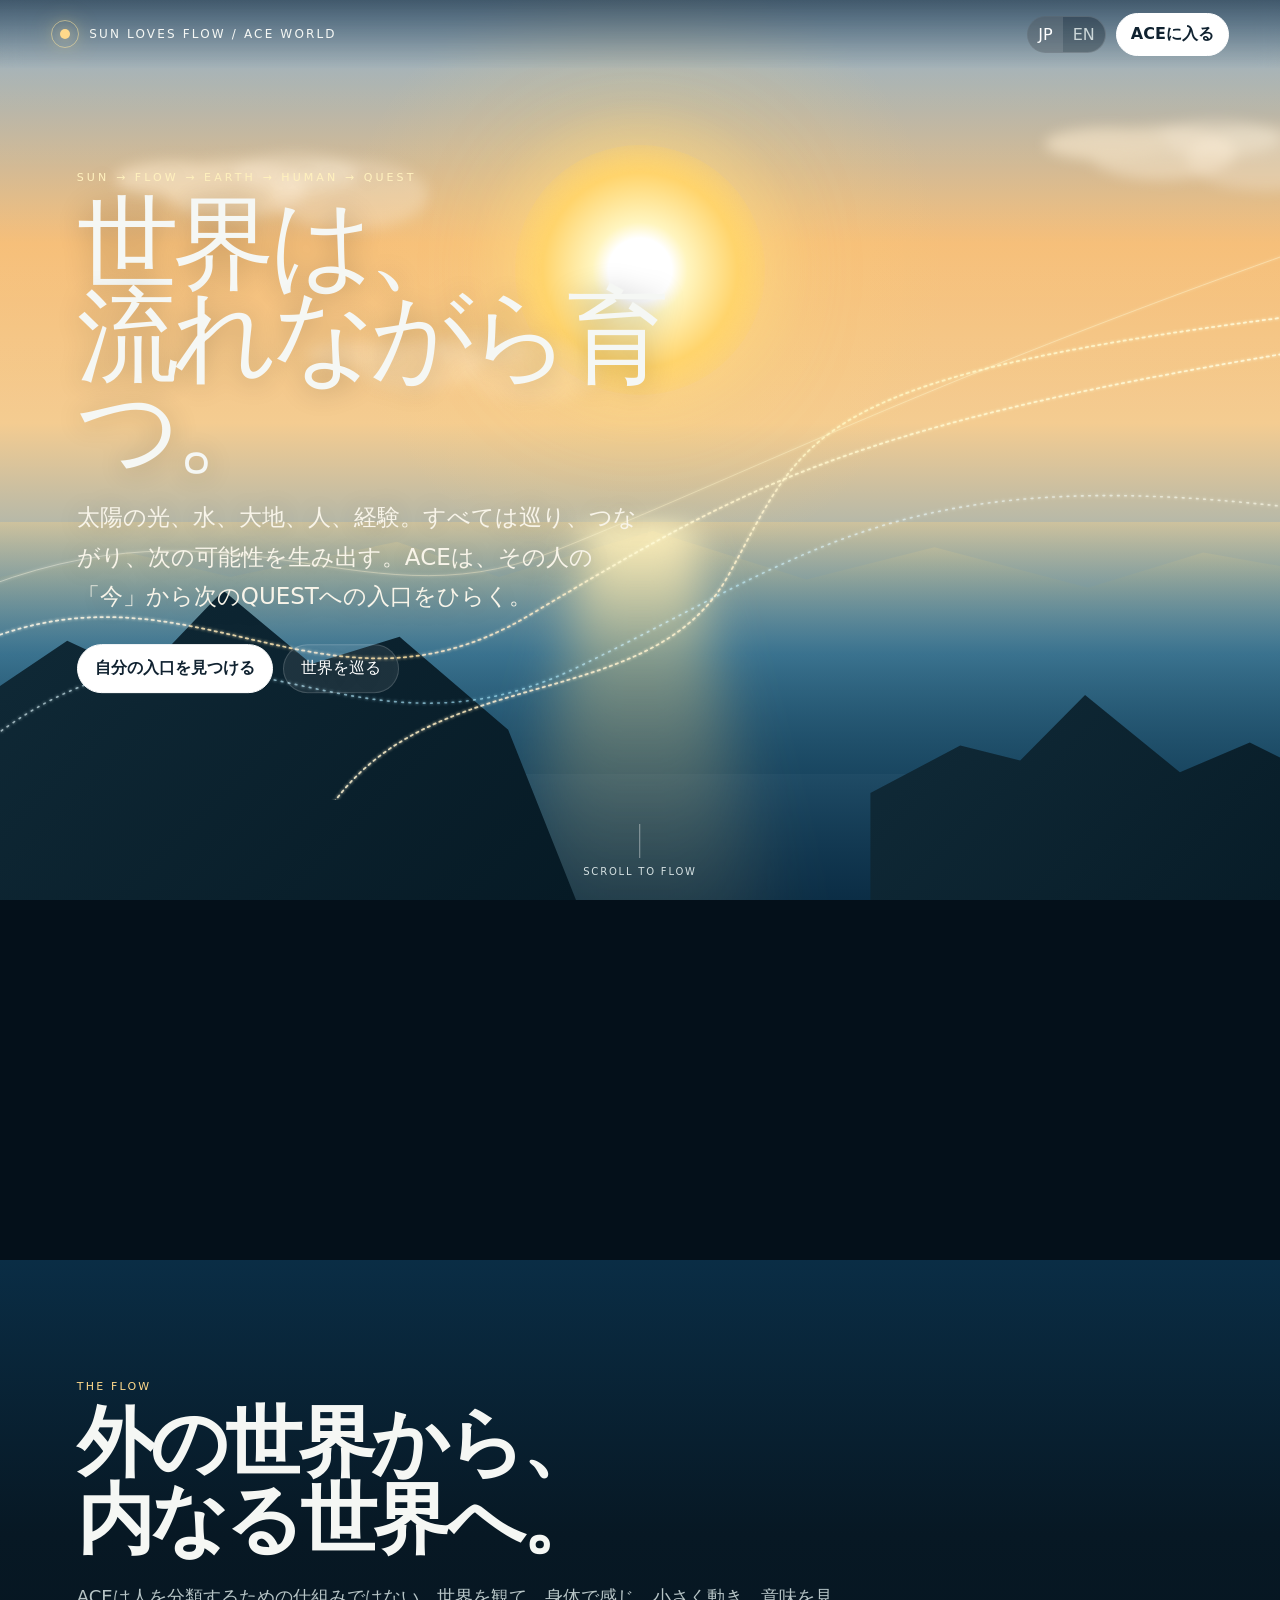
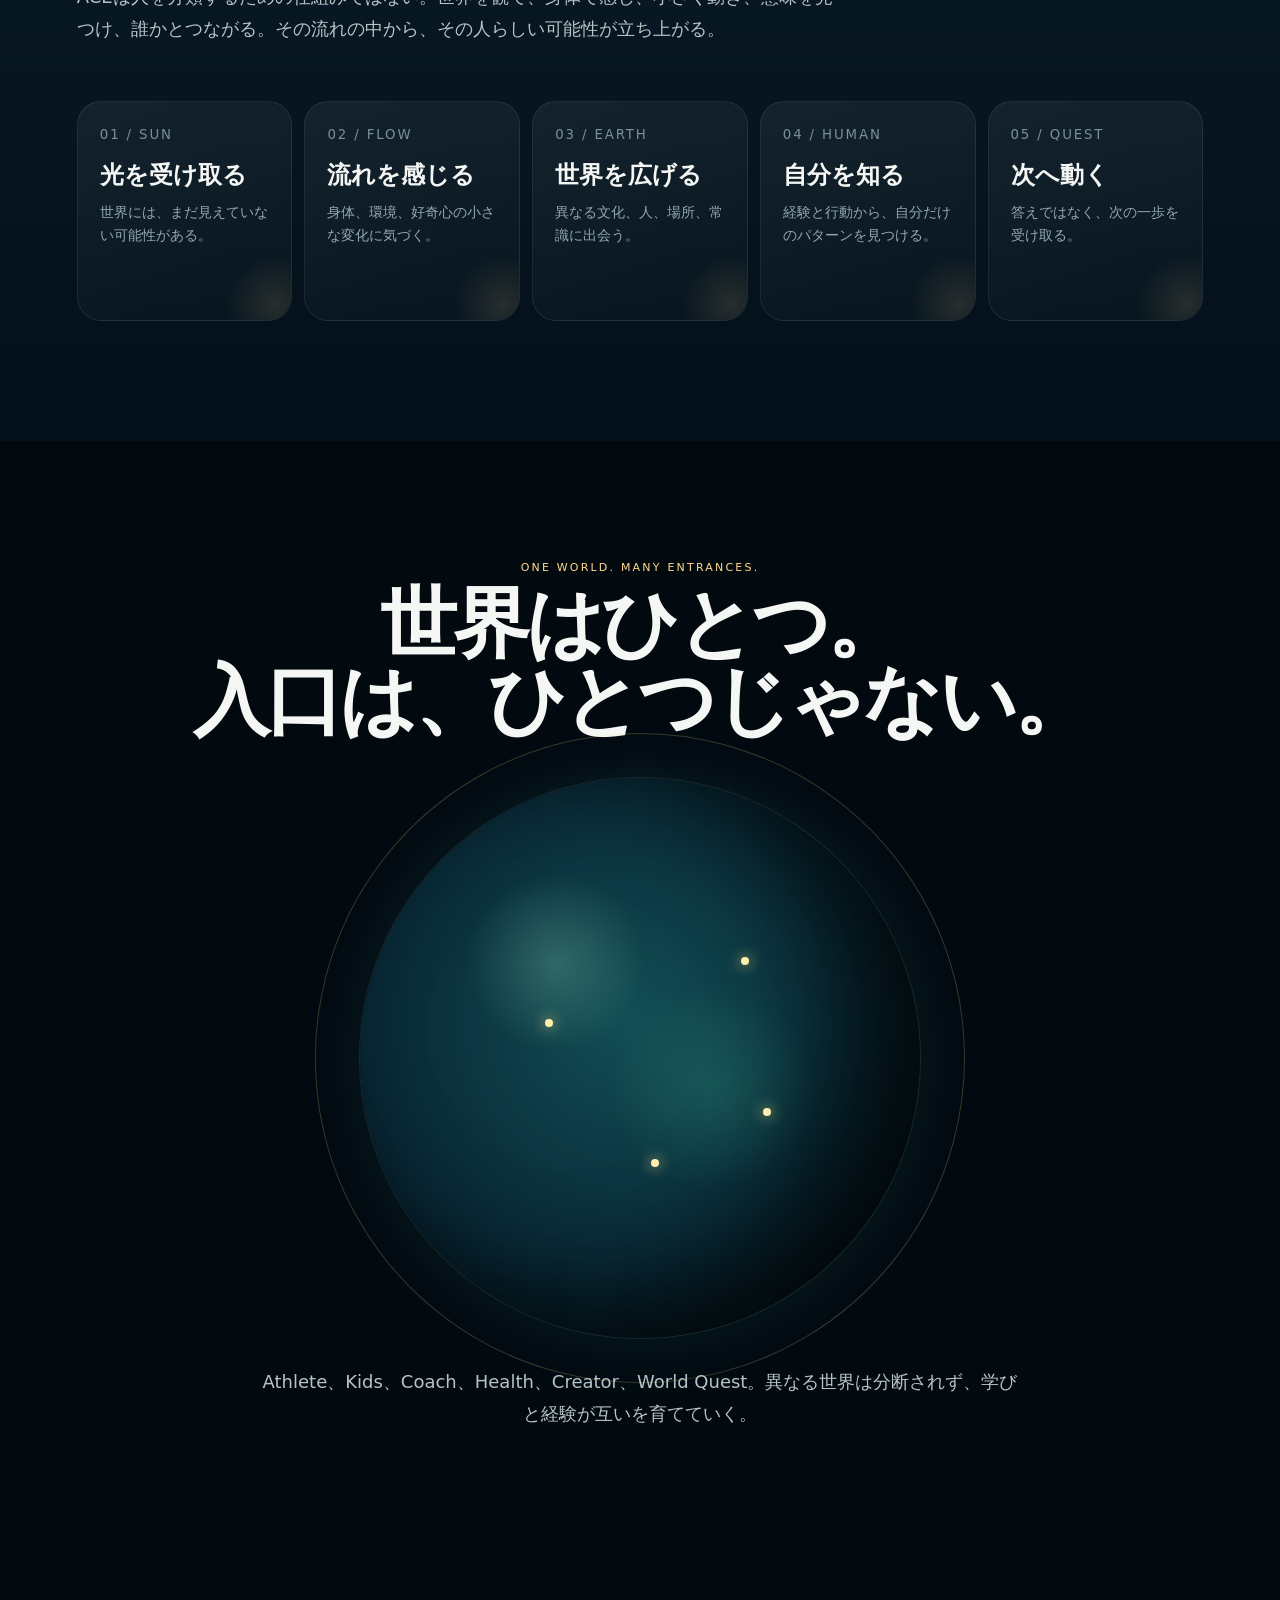
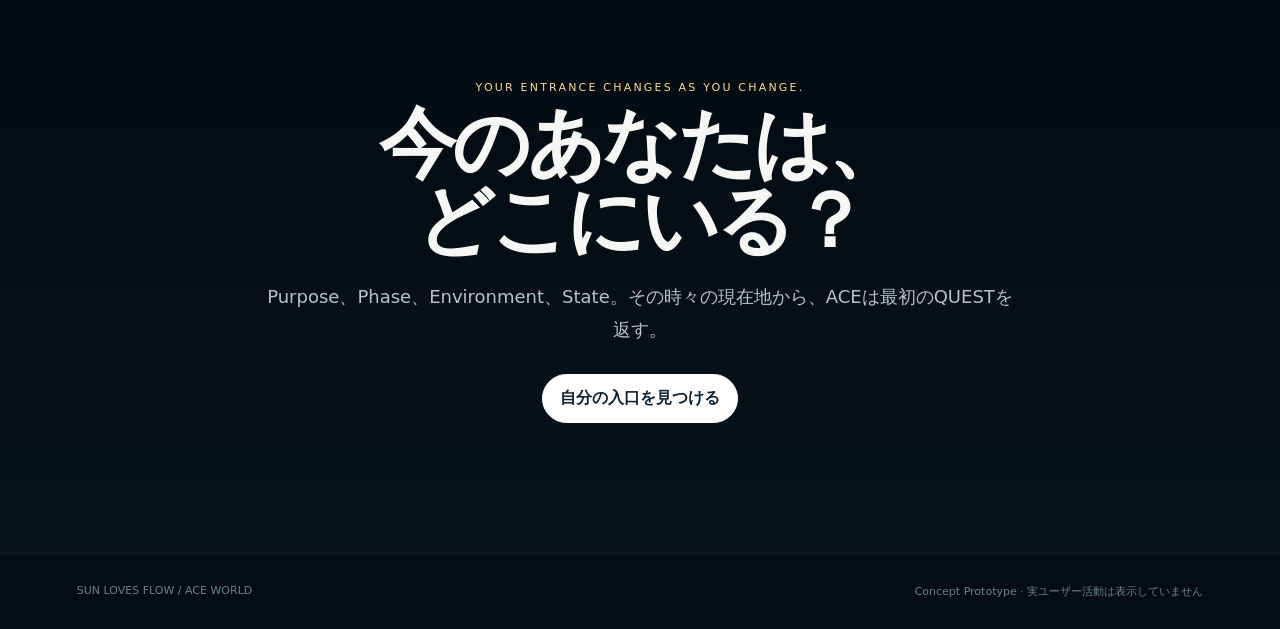
<file: ace/index.html>
<!doctype html>
<html lang="ja">
<head>
<meta charset="utf-8">
<meta name="viewport" content="width=device-width,initial-scale=1,viewport-fit=cover">
<title>ACE WORLD — SUN LOVES FLOW</title>
<meta name="description" content="SUN → FLOW → EARTH → HUMAN → QUEST. ACE WORLDの入口。">
<style>
:root{--navy:#071828;--deep:#04101a;--ocean:#0f3652;--blue:#5cb9dd;--gold:#ffd98b;--sun:#fff5c8;--white:#f5f7f4;--muted:#b6c4c6;--glass:rgba(8,26,39,.42);--line:rgba(255,255,255,.15)}
*{box-sizing:border-box}html{scroll-behavior:smooth;background:var(--deep)}body{margin:0;color:var(--white);font-family:Inter,"Noto Sans JP","Hiragino Sans","Yu Gothic UI",system-ui,sans-serif;background:var(--deep);overflow-x:hidden}button,a{font:inherit}a{color:inherit;text-decoration:none}
nav{position:fixed;z-index:30;top:0;left:0;right:0;height:68px;padding:0 clamp(18px,4vw,56px);display:flex;align-items:center;justify-content:space-between;background:linear-gradient(to bottom,rgba(5,18,29,.55),transparent);backdrop-filter:blur(10px)}
.brand{display:flex;gap:10px;align-items:center;letter-spacing:.18em;font-size:12px}.sig{width:28px;height:28px;border:1px solid rgba(255,228,154,.55);border-radius:50%;position:relative;box-shadow:0 0 24px rgba(255,214,124,.18)}.sig:after{content:"";position:absolute;inset:8px;border-radius:50%;background:var(--gold);box-shadow:0 0 16px var(--gold)}
.navright{display:flex;gap:10px;align-items:center}.lang{display:flex;border:1px solid var(--line);border-radius:999px;overflow:hidden;background:rgba(3,15,24,.32)}.lang button{border:0;background:transparent;color:#cbd6d8;padding:8px 10px;cursor:pointer}.lang button.on{background:rgba(255,255,255,.12);color:#fff}.cta{border:1px solid rgba(255,255,255,.16);background:rgba(255,255,255,.08);color:#fff;border-radius:999px;padding:10px 14px;cursor:pointer}.cta.primary{background:#fff;color:#102230;border-color:#fff;font-weight:700}
.hero{height:140vh;position:relative}.sticky{position:sticky;top:0;height:100vh;overflow:hidden;background:linear-gradient(#80a9ca 0%,#f6bd75 27%,#f4cc91 47%,#7fa7bd 68%,#12364f 100%)}.skyglow{position:absolute;inset:0;background:radial-gradient(circle at 50% 30%,rgba(255,248,203,.98) 0 3.5%,rgba(255,219,133,.65) 8%,rgba(255,211,121,.18) 19%,transparent 34%),linear-gradient(to bottom,rgba(255,255,255,.08),transparent 48%)}
.cloud{position:absolute;border-radius:50%;filter:blur(7px);background:rgba(255,238,211,.55);box-shadow:60px 10px 0 12px rgba(255,240,218,.42),120px -6px 0 2px rgba(255,242,224,.35),175px 16px 0 18px rgba(255,241,220,.30)}.c1{width:120px;height:34px;left:9%;top:18%}.c2{width:140px;height:36px;right:8%;top:14%;transform:scale(.9)}.c3{width:100px;height:26px;left:24%;top:38%;opacity:.55}
.sun{position:absolute;width:min(25vw,250px);aspect-ratio:1;left:50%;top:30%;transform:translate(-50%,-50%);border-radius:50%;background:radial-gradient(circle,#fff 0 18%,#fff5bf 27%,#ffd46c 55%,rgba(255,205,95,.15) 73%,transparent 75%);filter:drop-shadow(0 0 45px rgba(255,215,122,.56));animation:breathe 7s ease-in-out infinite}@keyframes breathe{50%{transform:translate(-50%,-50%) scale(1.03)}}
.horizon{position:absolute;left:0;right:0;top:56%;height:30%;background:linear-gradient(to bottom,rgba(255,224,164,.55),rgba(90,142,167,.52),rgba(14,59,85,.86));clip-path:polygon(0 27%,10% 18%,18% 27%,31% 14%,39% 27%,51% 10%,63% 28%,73% 16%,85% 31%,94% 18%,100% 23%,100% 100%,0 100%)}.sea{position:absolute;left:0;right:0;top:58%;bottom:0;background:linear-gradient(to bottom,rgba(250,212,137,.34),rgba(45,105,135,.72) 35%,#0b2d45 100%)}.sea:before{content:"";position:absolute;left:46%;top:0;width:8%;height:100%;background:linear-gradient(to bottom,rgba(255,243,192,.9),rgba(255,218,133,.35),transparent);filter:blur(18px);transform:perspective(500px) rotateX(58deg);transform-origin:top}
.mountain{position:absolute;bottom:0;background:linear-gradient(135deg,#122d3b,#061a25);filter:drop-shadow(0 -4px 20px rgba(0,0,0,.15))}.m1{left:-8%;width:53%;height:43%;clip-path:polygon(0 100%,0 54%,14% 46%,25% 33%,36% 42%,48% 20%,61% 39%,74% 32%,90% 56%,100% 100%)}.m2{right:-7%;width:39%;height:33%;clip-path:polygon(0 100%,0 64%,18% 48%,30% 53%,43% 31%,62% 57%,76% 47%,100% 67%,100% 100%)}
.flow{position:absolute;inset:0;z-index:5;pointer-events:none;mix-blend-mode:screen}.flow path{fill:none;stroke-linecap:round;filter:url(#glow)}.f1{stroke:url(#goldGrad);stroke-width:2.2;opacity:.88;stroke-dasharray:3 5}.f2{stroke:url(#blueGrad);stroke-width:2;opacity:.67;stroke-dasharray:2 7}.f3{stroke:url(#goldGrad);stroke-width:1;opacity:.55}
.heroCopy{position:absolute;z-index:8;left:clamp(20px,6vw,90px);top:48%;transform:translateY(-50%);max-width:620px;text-shadow:0 2px 28px rgba(0,0,0,.24)}.eyebrow{font-size:11px;letter-spacing:.28em;text-transform:uppercase;color:#fff1be;margin-bottom:14px}h1{font-size:clamp(52px,8vw,112px);line-height:.9;letter-spacing:-.055em;margin:0;font-weight:540}.heroCopy p{font-size:clamp(17px,2vw,23px);line-height:1.7;margin:24px 0 0;color:#f8f4e9;max-width:580px}.heroActions{display:flex;gap:10px;flex-wrap:wrap;margin-top:28px}.heroActions .cta{padding:13px 17px}.scroll{position:absolute;z-index:8;left:50%;bottom:23px;transform:translateX(-50%);font-size:10px;letter-spacing:.18em;text-transform:uppercase;color:#d5e1e2}.scroll:before{content:"";display:block;width:1px;height:34px;background:rgba(255,255,255,.45);margin:0 auto 8px}
.sequence{background:linear-gradient(#0a2d45,#071824 35%,#04101a);padding:120px clamp(20px,6vw,88px)}.inner{max-width:1180px;margin:auto}.kicker{font-size:11px;letter-spacing:.2em;text-transform:uppercase;color:var(--gold)}h2{font-size:clamp(42px,6vw,80px);line-height:1;letter-spacing:-.05em;margin:12px 0 22px}.lead{font-size:18px;line-height:1.8;color:var(--muted);max-width:760px}.steps{display:grid;grid-template-columns:repeat(5,1fr);gap:12px;margin-top:56px}.step{min-height:220px;border:1px solid rgba(255,255,255,.08);border-radius:24px;padding:22px;background:linear-gradient(160deg,rgba(255,255,255,.06),rgba(255,255,255,.015));position:relative;overflow:hidden}.step:after{content:"";position:absolute;width:100px;height:100px;border-radius:50%;right:-35px;bottom:-35px;background:radial-gradient(circle,rgba(255,219,139,.12),transparent 70%)}.step small{color:#78919d;letter-spacing:.14em}.step h3{font-size:24px;margin:16px 0 10px}.step p{color:#92a8b0;font-size:14px;line-height:1.65;margin:0}
.earthsec{min-height:100vh;display:grid;place-items:center;padding:120px 20px;background:radial-gradient(circle at 50% 52%,rgba(31,106,130,.18),transparent 30%),#020a10;text-align:center;position:relative;overflow:hidden}.globe{width:min(62vw,560px);aspect-ratio:1;border-radius:50%;margin:38px auto 28px;position:relative;background:radial-gradient(circle at 35% 33%,rgba(166,239,205,.22),transparent 17%),radial-gradient(circle at 63% 55%,rgba(51,149,126,.28),transparent 22%),radial-gradient(circle at 48% 43%,#124e55,#082735 61%,#02090e 100%);box-shadow:inset -70px -28px 110px rgba(0,0,0,.72),0 0 70px rgba(65,177,177,.12),0 0 0 1px rgba(181,237,221,.10)}.globe:before{content:"";position:absolute;inset:-8%;border:1px solid rgba(255,218,139,.22);border-radius:50%;transform:rotate(15deg)}.node{position:absolute;width:8px;height:8px;border-radius:50%;background:#fff0ad;box-shadow:0 0 14px #ffe08b;animation:pulse 2.6s infinite}.n1{left:68%;top:32%}.n2{left:33%;top:43%;animation-delay:-.7s}.n3{left:52%;top:68%;animation-delay:-1.4s}.n4{left:72%;top:59%;animation-delay:-2s}@keyframes pulse{50%{transform:scale(1.6);opacity:.55}}.earthsec .lead{margin:auto}
.portal{padding:130px 20px;display:grid;place-items:center;text-align:center;background:linear-gradient(#020a10,#07131b)}.portal .box{max-width:900px}.portal .lead{margin:0 auto}.portal .heroActions{justify-content:center}.modal{position:fixed;inset:0;z-index:100;display:none;place-items:center;background:rgba(1,5,8,.78);backdrop-filter:blur(18px);padding:18px}.modal.open{display:grid}.card{width:min(480px,100%);padding:28px;border:1px solid rgba(255,255,255,.11);border-radius:26px;background:linear-gradient(145deg,#0b2230,#06131d);box-shadow:0 35px 90px rgba(0,0,0,.5)}.close{float:right;border:0;background:none;color:#8ea2a9;font-size:25px;cursor:pointer}.card h3{font-size:35px;margin:18px 0 10px}.card p{color:#a6b7bc;line-height:1.7}.field{width:100%;padding:14px 15px;border-radius:13px;border:1px solid rgba(255,255,255,.1);background:#041019;color:white;margin:10px 0}.card .cta{width:100%;margin-top:9px;padding:13px}footer{padding:30px clamp(20px,6vw,88px);border-top:1px solid rgba(255,255,255,.05);background:#050d13;color:#68808a;font-size:11px;display:flex;justify-content:space-between;gap:15px;flex-wrap:wrap}
@media(max-width:900px){.heroCopy{top:44%;right:20px;text-align:center;margin:auto}.heroActions{justify-content:center}.steps{grid-template-columns:1fr 1fr}.hero{height:125vh}}@media(max-width:640px){nav{height:62px;padding:0 14px}.brand span:last-child{display:none}.navright>.cta{display:none}.heroCopy{left:18px;right:18px;top:42%}.heroCopy p{font-size:16px}.sun{width:45vw}.steps{grid-template-columns:1fr}.sequence{padding-top:90px;padding-bottom:90px}.globe{width:82vw}}@media(prefers-reduced-motion:reduce){*{animation:none!important;scroll-behavior:auto!important}}
</style>
</head>
<body>
<nav><div class="brand"><div class="sig"></div><span>SUN LOVES FLOW / ACE WORLD</span></div><div class="navright"><div class="lang"><button id="jpBtn" class="on">JP</button><button id="enBtn">EN</button></div><button class="cta primary enter" data-i18n="enter">ACEに入る</button></div></nav>
<main>
<section class="hero"><div class="sticky" id="heroSticky"><div class="skyglow"></div><div class="sun"></div><div class="cloud c1"></div><div class="cloud c2"></div><div class="cloud c3"></div><div class="horizon"></div><div class="sea"></div><div class="mountain m1"></div><div class="mountain m2"></div>
<svg class="flow" viewBox="0 0 1600 1000" preserveAspectRatio="none"><defs><linearGradient id="goldGrad" x1="0" x2="1"><stop stop-color="#fff5cf"/><stop offset=".5" stop-color="#ffd06e"/><stop offset="1" stop-color="#fff4c0"/></linearGradient><linearGradient id="blueGrad" x1="0" x2="1"><stop stop-color="#e7fbff"/><stop offset=".55" stop-color="#7fd8ff"/><stop offset="1" stop-color="#fff4c0"/></linearGradient><filter id="glow"><feGaussianBlur stdDeviation="2.2" result="b"/><feMerge><feMergeNode in="b"/><feMergeNode in="SourceGraphic"/></feMerge></filter></defs><path class="f1" d="M-80,830 C220,660 390,930 660,770 S1050,530 1680,430"/><path class="f2" d="M-20,930 C270,700 420,980 720,835 S1130,570 1660,640"/><path class="f3" d="M-80,760 C280,590 440,790 690,690 S1150,480 1660,300"/><path class="f1" d="M400,1030 C520,820 810,900 910,720 S1000,470 1660,390"/></svg>
<div class="heroCopy"><div class="eyebrow" data-i18n="eyebrow">SUN → FLOW → EARTH → HUMAN → QUEST</div><h1 data-i18n="title">世界は、<br>流れながら育つ。</h1><p data-i18n="subtitle">太陽の光、水、大地、人、経験。すべては巡り、つながり、次の可能性を生み出す。ACEは、その人の「今」から次のQUESTへの入口をひらく。</p><div class="heroActions"><button class="cta primary enter" data-i18n="find">自分の入口を見つける</button><a class="cta" href="#flow" data-i18n="travel">世界を巡る</a></div></div><div class="scroll" data-i18n="scroll">SCROLL TO FLOW</div></div></section>
<section class="sequence" id="flow"><div class="inner"><div class="kicker" data-i18n="sequenceKicker">THE FLOW</div><h2 data-i18n="sequenceTitle">外の世界から、<br>内なる世界へ。</h2><p class="lead" data-i18n="sequenceLead">ACEは人を分類するための仕組みではない。世界を観て、身体で感じ、小さく動き、意味を見つけ、誰かとつながる。その流れの中から、その人らしい可能性が立ち上がる。</p><div class="steps"><article class="step"><small>01 / SUN</small><h3 data-i18n="s1h">光を受け取る</h3><p data-i18n="s1p">世界には、まだ見えていない可能性がある。</p></article><article class="step"><small>02 / FLOW</small><h3 data-i18n="s2h">流れを感じる</h3><p data-i18n="s2p">身体、環境、好奇心の小さな変化に気づく。</p></article><article class="step"><small>03 / EARTH</small><h3 data-i18n="s3h">世界を広げる</h3><p data-i18n="s3p">異なる文化、人、場所、常識に出会う。</p></article><article class="step"><small>04 / HUMAN</small><h3 data-i18n="s4h">自分を知る</h3><p data-i18n="s4p">経験と行動から、自分だけのパターンを見つける。</p></article><article class="step"><small>05 / QUEST</small><h3 data-i18n="s5h">次へ動く</h3><p data-i18n="s5p">答えではなく、次の一歩を受け取る。</p></article></div></div></section>
<section class="earthsec"><div><div class="kicker" data-i18n="earthKicker">ONE WORLD. MANY ENTRANCES.</div><h2 data-i18n="earthTitle">世界はひとつ。<br>入口は、ひとつじゃない。</h2><div class="globe"><span class="node n1"></span><span class="node n2"></span><span class="node n3"></span><span class="node n4"></span></div><p class="lead" data-i18n="earthLead">Athlete、Kids、Coach、Health、Creator、World Quest。異なる世界は分断されず、学びと経験が互いを育てていく。</p></div></section>
<section class="portal"><div class="box"><div class="kicker" data-i18n="portalKicker">YOUR ENTRANCE CHANGES AS YOU CHANGE.</div><h2 data-i18n="portalTitle">今のあなたは、<br>どこにいる？</h2><p class="lead" data-i18n="portalLead">Purpose、Phase、Environment、State。その時々の現在地から、ACEは最初のQUESTを返す。</p><div class="heroActions"><button class="cta primary enter" data-i18n="find">自分の入口を見つける</button></div></div></section>
</main>
<footer><span>SUN LOVES FLOW / ACE WORLD</span><span data-i18n="footer">Concept Prototype · 実ユーザー活動は表示していません</span></footer>
<div class="modal" id="modal"><div class="card"><button class="close" id="close">×</button><div class="sig"></div><h3 data-i18n="modalTitle">ACEに接続する。</h3><p data-i18n="modalText">ここから、30秒のState Check → 最初のQUEST → あなたに合わせて変化するRouteへ。</p><input class="field" data-i18n-ph="email" placeholder="メールアドレス / ACE ID"><button class="cta primary" data-i18n="continue">続ける</button><button class="cta" id="guest" data-i18n="guest">ゲストとして世界を見る</button></div></div>
<script>
const dict={ja:{enter:"ACEに入る",eyebrow:"SUN → FLOW → EARTH → HUMAN → QUEST",title:"世界は、<br>流れながら育つ。",subtitle:"太陽の光、水、大地、人、経験。すべては巡り、つながり、次の可能性を生み出す。ACEは、その人の「今」から次のQUESTへの入口をひらく。",find:"自分の入口を見つける",travel:"世界を巡る",scroll:"SCROLL TO FLOW",sequenceKicker:"THE FLOW",sequenceTitle:"外の世界から、<br>内なる世界へ。",sequenceLead:"ACEは人を分類するための仕組みではない。世界を観て、身体で感じ、小さく動き、意味を見つけ、誰かとつながる。その流れの中から、その人らしい可能性が立ち上がる。",s1h:"光を受け取る",s1p:"世界には、まだ見えていない可能性がある。",s2h:"流れを感じる",s2p:"身体、環境、好奇心の小さな変化に気づく。",s3h:"世界を広げる",s3p:"異なる文化、人、場所、常識に出会う。",s4h:"自分を知る",s4p:"経験と行動から、自分だけのパターンを見つける。",s5h:"次へ動く",s5p:"答えではなく、次の一歩を受け取る。",earthKicker:"ONE WORLD. MANY ENTRANCES.",earthTitle:"世界はひとつ。<br>入口は、ひとつじゃない。",earthLead:"Athlete、Kids、Coach、Health、Creator、World Quest。異なる世界は分断されず、学びと経験が互いを育てていく。",portalKicker:"YOUR ENTRANCE CHANGES AS YOU CHANGE.",portalTitle:"今のあなたは、<br>どこにいる？",portalLead:"Purpose、Phase、Environment、State。その時々の現在地から、ACEは最初のQUESTを返す。",footer:"Concept Prototype · 実ユーザー活動は表示していません",modalTitle:"ACEに接続する。",modalText:"ここから、30秒のState Check → 最初のQUEST → あなたに合わせて変化するRouteへ。",email:"メールアドレス / ACE ID",continue:"続ける",guest:"ゲストとして世界を見る"},en:{enter:"Enter ACE",eyebrow:"SUN → FLOW → EARTH → HUMAN → QUEST",title:"The world grows<br>through flow.",subtitle:"Sunlight, water, earth, people and experience move in cycles, connect, and create new possibilities. ACE opens the next Quest from where you are now.",find:"Find my entrance",travel:"Travel the world",scroll:"SCROLL TO FLOW",sequenceKicker:"THE FLOW",sequenceTitle:"From the world around you,<br>to the world within you.",sequenceLead:"ACE is not a system for sorting people. See the world, feel through the body, take a small action, make meaning, and connect. Possibility emerges through movement.",s1h:"Receive the light",s1p:"The world holds possibilities you have not seen yet.",s2h:"Feel the flow",s2p:"Notice subtle shifts in body, environment and curiosity.",s3h:"Widen your world",s3p:"Meet different cultures, people, places and assumptions.",s4h:"Know yourself",s4p:"Discover your patterns through experience and action.",s5h:"Move next",s5p:"Receive the next step, not a fixed answer.",earthKicker:"ONE WORLD. MANY ENTRANCES.",earthTitle:"One world.<br>Many entrances.",earthLead:"Athlete, Kids, Coach, Health, Creator and World Quest are not isolated worlds. Learning in one can grow the others.",portalKicker:"YOUR ENTRANCE CHANGES AS YOU CHANGE.",portalTitle:"Where are you<br>right now?",portalLead:"Purpose, Phase, Environment and State shape your entrance. ACE returns your first meaningful Quest.",footer:"Concept Prototype · No live user activity is displayed",modalTitle:"Connect to ACE.",modalText:"From here: a 30-second State Check → your first Quest → an adaptive Route.",email:"Email / ACE ID",continue:"Continue",guest:"Explore as guest"}};
let lang=localStorage.getItem("aceLang")||"ja";function applyLang(l){lang=l;localStorage.setItem("aceLang",l);document.documentElement.lang=l;document.querySelectorAll("[data-i18n]").forEach(el=>{const k=el.dataset.i18n;if(dict[l][k])el.innerHTML=dict[l][k]});document.querySelectorAll("[data-i18n-ph]").forEach(el=>{const k=el.dataset.i18nPh;if(dict[l][k])el.placeholder=dict[l][k]});jpBtn.classList.toggle("on",l==="ja");enBtn.classList.toggle("on",l==="en")}jpBtn.onclick=()=>applyLang("ja");enBtn.onclick=()=>applyLang("en");applyLang(lang);
const modal=document.getElementById("modal");document.querySelectorAll(".enter").forEach(b=>b.onclick=()=>modal.classList.add("open"));close.onclick=()=>modal.classList.remove("open");modal.onclick=e=>{if(e.target===modal)modal.classList.remove("open")};guest.onclick=()=>{modal.classList.remove("open");document.querySelector(".earthsec").scrollIntoView({behavior:"smooth"})};
const sticky=document.getElementById("heroSticky");addEventListener("scroll",()=>{const hero=document.querySelector(".hero").getBoundingClientRect();const total=innerHeight*.4;const p=Math.max(0,Math.min(1,-hero.top/total));sticky.style.filter=`saturate(${1+p*.15}) brightness(${1-p*.08})`;document.querySelector(".flow").style.transform=`translateY(${p*28}px) scale(${1+p*.025})`;document.querySelector(".sun").style.transform=`translate(-50%,-50%) scale(${1+p*.12})`},{passive:true});
</script>
</body></html>
</file>
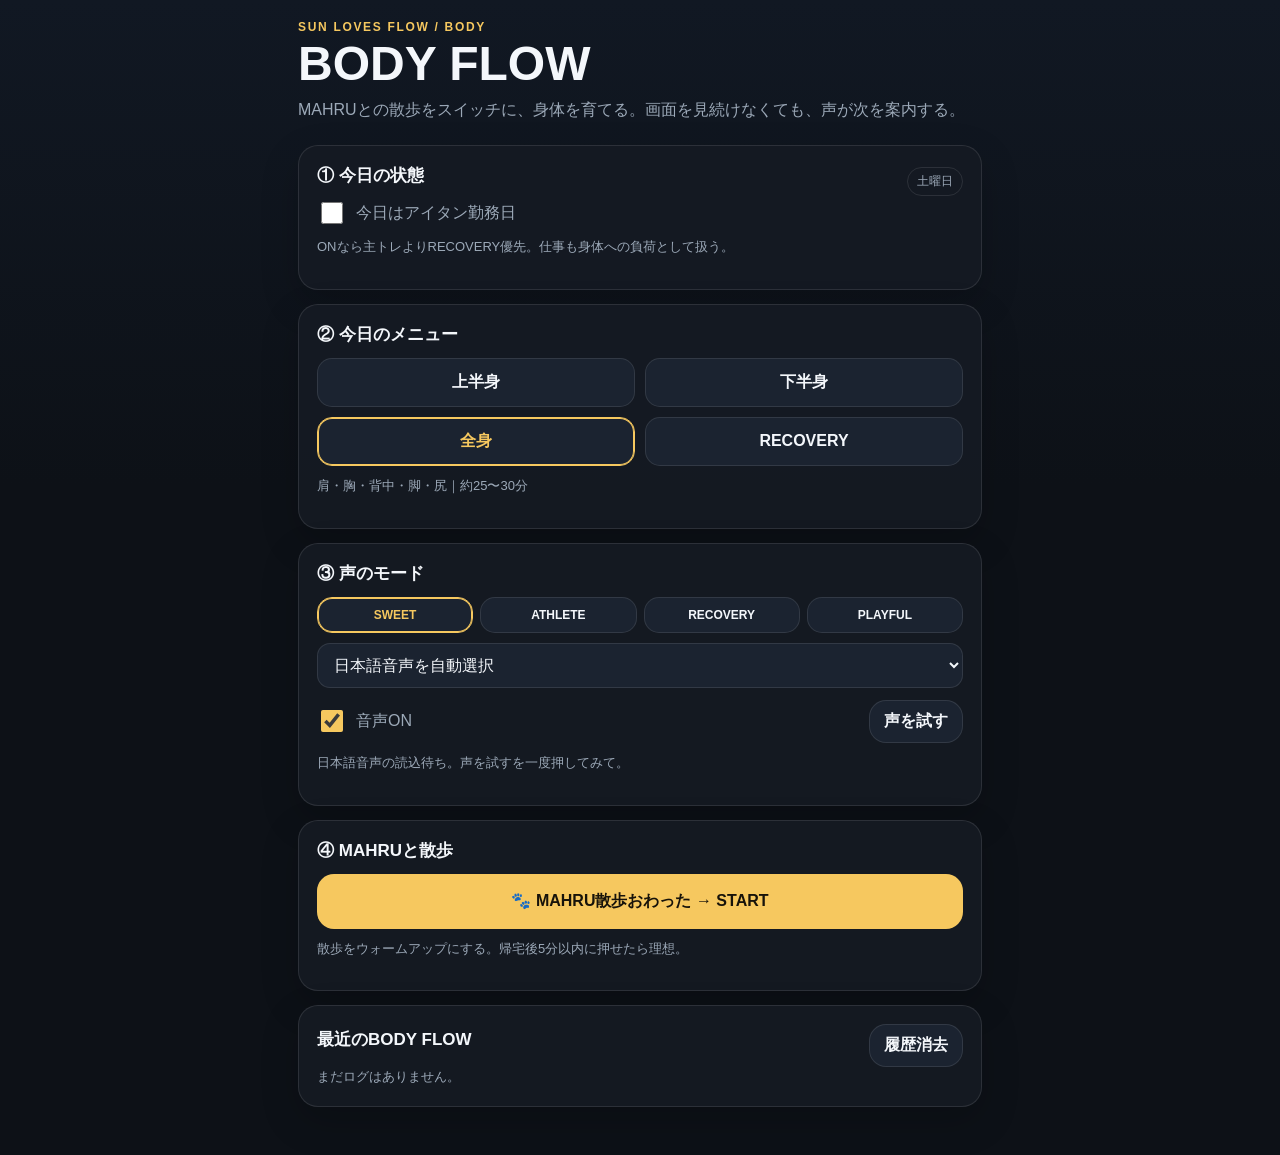
<file: body-flow/index.html>
<!DOCTYPE html>
<html lang="ja">
<head>
  <meta charset="UTF-8" />
  <meta name="viewport" content="width=device-width, initial-scale=1, viewport-fit=cover" />
  <meta name="theme-color" content="#0d1117" />
  <meta name="apple-mobile-web-app-capable" content="yes" />
  <meta name="apple-mobile-web-app-status-bar-style" content="black-translucent" />
  <title>BODY FLOW｜MASA Voice Trainer</title>
  <style>
    :root{--bg:#0d1117;--panel:#151b23;--panel2:#1b2330;--text:#f4f7fb;--muted:#9ca9b8;--line:rgba(255,255,255,.10);--accent:#f6c85f;--ok:#74d99f;--danger:#ff8f8f;--radius:20px}
    *{box-sizing:border-box}html{background:var(--bg)}body{margin:0;min-height:100vh;font-family:-apple-system,BlinkMacSystemFont,"Segoe UI","Hiragino Sans","Noto Sans JP",sans-serif;color:var(--text);background:linear-gradient(180deg,#111823 0%,var(--bg) 42%)}button,select,input,textarea{font:inherit}button{-webkit-tap-highlight-color:transparent}.app{width:min(720px,100%);margin:0 auto;padding:max(20px,env(safe-area-inset-top)) 18px max(34px,env(safe-area-inset-bottom))}.eyebrow{letter-spacing:.14em;text-transform:uppercase;font-size:12px;color:var(--accent);font-weight:800}h1{margin:6px 0 8px;font-size:clamp(30px,9vw,48px);line-height:1}.lead{margin:0 0 22px;color:var(--muted);line-height:1.7}.card{background:rgba(21,27,35,.96);border:1px solid var(--line);border-radius:var(--radius);padding:18px;margin:14px 0;box-shadow:0 14px 38px rgba(0,0,0,.18)}.card h2{margin:0 0 12px;font-size:17px}.row{display:flex;gap:10px;align-items:center;flex-wrap:wrap}.space{justify-content:space-between}.toggle{display:flex;align-items:center;gap:10px;color:var(--muted);cursor:pointer}.toggle input{width:22px;height:22px;accent-color:var(--accent)}.mode-grid{display:grid;grid-template-columns:repeat(2,1fr);gap:10px}.voice-grid{display:grid;grid-template-columns:repeat(4,1fr);gap:7px}.mode-btn,.voice-btn{border:1px solid var(--line);background:var(--panel2);color:var(--text);border-radius:15px;padding:13px 10px;font-weight:800;cursor:pointer}.voice-btn{padding:10px 5px;font-size:12px}.mode-btn.active,.voice-btn.active{border-color:var(--accent);box-shadow:inset 0 0 0 1px var(--accent);color:var(--accent)}select,input[type="number"],input[type="text"],textarea{width:100%;padding:12px;border-radius:13px;border:1px solid var(--line);color:var(--text);background:var(--panel2)}select{margin-top:10px}.walk-btn,.primary,.secondary,.danger{width:100%;border:0;border-radius:17px;padding:17px 16px;font-weight:900;cursor:pointer}.walk-btn,.primary{background:var(--accent);color:#17130a}.secondary{background:var(--panel2);color:var(--text);border:1px solid var(--line)}.danger{background:rgba(255,143,143,.10);color:var(--danger);border:1px solid rgba(255,143,143,.25)}.hint{color:var(--muted);font-size:13px;line-height:1.6;margin-top:10px}.session,.log{display:none}.session.show,.log.show{display:block}.phase{color:var(--accent);font-size:13px;font-weight:900;letter-spacing:.08em}.exercise{font-size:clamp(28px,8vw,42px);font-weight:900;line-height:1.1;margin:9px 0}.target{color:var(--muted);font-size:16px}.timer{font-size:clamp(62px,20vw,104px);font-weight:900;line-height:1;margin:22px 0 10px;font-variant-numeric:tabular-nums}.progress{height:7px;border-radius:999px;background:#26303d;overflow:hidden}.progress>div{height:100%;width:0%;background:var(--accent);transition:width .2s linear}.cue{min-height:48px;color:var(--muted);line-height:1.6;margin:14px 0}.controls{display:grid;grid-template-columns:1fr 1fr;gap:10px}.full{grid-column:1/-1}.badge{display:inline-block;border:1px solid var(--line);border-radius:999px;padding:5px 9px;font-size:12px;color:var(--muted)}.status{color:var(--ok);font-weight:800;font-size:13px}.history{font-size:13px;color:var(--muted);line-height:1.6}label.small{display:block;margin:12px 0 5px;color:var(--muted);font-size:13px}textarea{min-height:72px;resize:vertical}.mini{width:auto;padding:10px 14px}.warning{color:var(--accent)}@media(max-width:420px){.voice-grid{grid-template-columns:repeat(2,1fr)}}
  </style>
</head>
<body>
<main class="app">
  <div class="eyebrow">Sun Loves Flow / Body</div>
  <h1>BODY FLOW</h1>
  <p class="lead">MAHRUとの散歩をスイッチに、身体を育てる。画面を見続けなくても、声が次を案内する。</p>

  <section id="setup">
    <div class="card">
      <div class="row space"><h2>① 今日の状態</h2><span class="badge" id="dayLabel"></span></div>
      <label class="toggle"><input id="aitanToggle" type="checkbox"><span>今日はアイタン勤務日</span></label>
      <p class="hint">ONなら主トレよりRECOVERY優先。仕事も身体への負荷として扱う。</p>
    </div>

    <div class="card">
      <h2>② 今日のメニュー</h2>
      <div class="mode-grid">
        <button class="mode-btn" data-routine="upper">上半身</button>
        <button class="mode-btn" data-routine="lower">下半身</button>
        <button class="mode-btn" data-routine="full">全身</button>
        <button class="mode-btn" data-routine="recovery">RECOVERY</button>
      </div>
      <p class="hint" id="routineSummary"></p>
    </div>

    <div class="card">
      <h2>③ 声のモード</h2>
      <div class="voice-grid">
        <button class="voice-btn active" data-voice-mode="sweet">SWEET</button>
        <button class="voice-btn" data-voice-mode="athlete">ATHLETE</button>
        <button class="voice-btn" data-voice-mode="recovery">RECOVERY</button>
        <button class="voice-btn" data-voice-mode="playful">PLAYFUL</button>
      </div>
      <select id="voiceSelect" aria-label="日本語音声を選択"><option value="">日本語音声を自動選択</option></select>
      <div class="row space" style="margin-top:12px">
        <label class="toggle"><input id="voiceToggle" type="checkbox" checked>音声ON</label>
        <button id="voiceTest" class="secondary mini">声を試す</button>
      </div>
      <p class="hint" id="voiceStatus">端末の日本語音声を使用。SWEETは少し高め・ゆっくり。</p>
    </div>

    <div class="card">
      <h2>④ MAHRUと散歩</h2>
      <button id="walkDone" class="walk-btn">🐾 MAHRU散歩おわった → START</button>
      <p class="hint">散歩をウォームアップにする。帰宅後5分以内に押せたら理想。</p>
    </div>
  </section>

  <section id="session" class="session">
    <div class="card">
      <div class="row space"><span class="phase" id="phaseLabel">WORK</span><span class="status" id="stepLabel"></span></div>
      <div class="exercise" id="exerciseName"></div>
      <div class="target" id="exerciseTarget"></div>
      <div class="timer" id="timer">00:00</div>
      <div class="progress"><div id="progressBar"></div></div>
      <div class="cue" id="cue"></div>
      <div class="controls">
        <button id="pauseBtn" class="secondary">一時停止</button>
        <button id="skipBtn" class="secondary">次へ</button>
        <button id="stopBtn" class="danger full">今日はここまで</button>
      </div>
    </div>
  </section>

  <section id="log" class="log">
    <div class="card">
      <h2>30秒ログ</h2>
      <p class="hint">評価より観察。次回の負荷調整に使う。</p>
      <label class="small" for="effort">体感強度 1〜10</label><input id="effort" type="number" min="1" max="10" inputmode="numeric" placeholder="7">
      <label class="small" for="pain">痛み／違和感</label><input id="pain" type="text" placeholder="なし / 右肩少し など">
      <label class="small" for="note">一言</label><textarea id="note" placeholder="今日の身体はどうだった？"></textarea>
      <button id="saveLog" class="primary" style="margin-top:14px">ログを保存</button>
    </div>
  </section>

  <section class="card">
    <div class="row space"><h2>最近のBODY FLOW</h2><button id="clearLogs" class="secondary mini">履歴消去</button></div>
    <div id="history" class="history">まだログはありません。</div>
  </section>
</main>

<script>
(() => {
  const routines = {
    upper:{label:'上半身',summary:'胸・肩・背中・体幹｜約20〜25分',exercises:[
      ['プッシュアップ','10回',42,45,3,'身体を一本に。あと2回できる余裕を残す。'],
      ['パイクプッシュアップ','8回',38,50,3,'頭頂を床へ。肩に乗せて、首はすくめない。'],
      ['お辞儀背中','12回',72,40,3,'3秒で倒す、1秒止める、3秒で戻す。胸は潰さない。'],
      ['ナロープッシュアップ','8回',36,45,2,'肘を開きすぎず丁寧に。'],
      ['プランク','45秒',45,30,2,'呼吸を止めず、みぞおちと骨盤をつなぐ。']]},
    lower:{label:'下半身',summary:'脚・尻・体幹｜約20〜25分',exercises:[
      ['ブルガリアンスクワット右','10回',45,20,3,'前脚の足裏全体で床を押す。'],
      ['ブルガリアンスクワット左','10回',45,45,3,'膝とつま先の方向をそろえる。'],
      ['スロースクワット','15回',60,45,3,'股関節から座る。反動ではなくコントロール。'],
      ['シングルレッグヒップリフト右','15回',48,20,3,'腰を反らず、お尻で持ち上げる。'],
      ['シングルレッグヒップリフト左','15回',48,40,3,'骨盤を水平に。'],
      ['サイドプランク右','35秒',35,15,2,'頭から足まで長く。'],
      ['サイドプランク左','35秒',35,30,2,'呼吸を続ける。']]},
    full:{label:'全身',summary:'肩・胸・背中・脚・尻｜約25〜30分',exercises:[
      ['プッシュアップ','10回',42,40,3,'身体を一本に。'],['パイクプッシュアップ','8回',38,45,3,'肩に体重を乗せる。'],['お辞儀背中','12回',72,40,3,'指先を遠く、肩甲骨は軽く中央へ。'],['ブルガリアンスクワット右','10回',45,15,3,'足裏全体で押す。'],['ブルガリアンスクワット左','10回',45,40,3,'骨盤を安定。'],['ヒップリフト','15回',48,40,3,'お尻で上げる。'],['プランク','45秒',45,30,2,'呼吸しながら全身をつなぐ。']]},
    recovery:{label:'RECOVERY',summary:'背中・肩甲骨・軽い体幹｜約8〜10分',exercises:[
      ['お辞儀背中','10回',60,25,2,'軽く動かして背中を起こす。'],['肩甲骨モビリティ','60秒',60,20,1,'大きく、痛くない範囲で。'],['軽いプッシュアップ','8回',32,30,2,'余裕を残して終了。'],['デッドバグ or プランク','60秒',60,20,1,'呼吸と体幹をつなぐ。'],['呼吸・ストレッチ','2分',120,0,1,'吐く息を長めに。今日は整えて終える。']]}
  };

  const phrases = {
    sweet:{start:['まさ、散歩おつかれさま。ここから身体つくろっか。','まさ、今日も少しだけ積み上げよ。'],rest:['いい感じ。肩の力抜いて休も。','ナイス。次に備えて呼吸しよ。'],finish:['おわり。今日も身体にちゃんと積み上がったよ。','完了。やりすぎないのも強さだよ。']},
    athlete:{start:['セッション開始。フォーム優先。一本ずつ積む。'],rest:['セット完了。呼吸を整えて次へ。'],finish:['セッション完了。今日の刺激を回復につなげる。']},
    recovery:{start:['今日は整える日。頑張りすぎ禁止。'],rest:['力を抜いて大丈夫。回復もトレーニング。'],finish:['今日はここまで。回復して強くなろ。']},
    playful:{start:['まさ、散歩で終わった気になってないよね。あとちょい行こ。'],rest:['はい休憩。まだ逃げんでええよ。'],finish:['えらい。今日のまさ、ちゃんと仕事した。']}
  };

  const $ = id => document.getElementById(id);
  const routineButtons = [...document.querySelectorAll('.mode-btn')];
  const voiceButtons = [...document.querySelectorAll('.voice-btn')];
  const synth = 'speechSynthesis' in window ? window.speechSynthesis : null;
  let routineKey = suggestRoutine(), voiceMode = localStorage.getItem('bodyFlowVoiceMode') || 'sweet';
  let steps=[],stepIndex=0,phase='work',remaining=0,phaseTotal=1,timerId=null,phaseEndsAt=0,paused=false,autoPaused=false,sessionStartedAt=null,wakeLock=null;

  function pick(a){return a[Math.floor(Math.random()*a.length)]}
  function escapeHtml(s){return String(s).replace(/[&<>'"]/g,c=>({'&':'&amp;','<':'&lt;','>':'&gt;',"'":'&#39;','"':'&quot;'}[c]))}
  function suggestRoutine(){const d=new Date().getDay();if(d===1)return'upper';if(d===2)return'lower';if(d===6)return'full';return'recovery'}
  function syncSetup(){const names=['日','月','火','水','木','金','土'];$('dayLabel').textContent=`${names[new Date().getDay()]}曜日`;routineButtons.forEach(b=>b.classList.toggle('active',b.dataset.routine===routineKey));$('routineSummary').textContent=routines[routineKey].summary;voiceButtons.forEach(b=>b.classList.toggle('active',b.dataset.voiceMode===voiceMode))}

  routineButtons.forEach(btn=>btn.addEventListener('click',()=>{routineKey=btn.dataset.routine;if(routineKey!=='recovery')$('aitanToggle').checked=false;syncSetup()}));
  $('aitanToggle').addEventListener('change',e=>{routineKey=e.target.checked?'recovery':suggestRoutine();syncSetup()});
  voiceButtons.forEach(btn=>btn.addEventListener('click',()=>{voiceMode=btn.dataset.voiceMode;localStorage.setItem('bodyFlowVoiceMode',voiceMode);syncSetup()}));

  function loadVoices(){if(!synth){$('voiceStatus').textContent='このブラウザは音声読み上げに対応していません。';return}const select=$('voiceSelect'),old=select.value,jp=synth.getVoices().filter(v=>/^ja(-|_)/i.test(v.lang));select.innerHTML='<option value="">日本語音声を自動選択</option>'+jp.map(v=>`<option value="${escapeHtml(v.name)}">${escapeHtml(v.name)} (${escapeHtml(v.lang)})</option>`).join('');if([...select.options].some(o=>o.value===old))select.value=old;$('voiceStatus').textContent=jp.length?`日本語音声 ${jp.length}種類を検出。SWEETは少し高め・ゆっくり。`:'日本語音声の読込待ち。声を試すを一度押してみて。'}
  if(synth){loadVoices();synth.onvoiceschanged=loadVoices}

  function safeCancel(){if(synth)try{synth.cancel()}catch(_){}}
  function speak(text,onEnd=null){if(!$('voiceToggle').checked||!synth){if(onEnd)onEnd();return}safeCancel();const u=new SpeechSynthesisUtterance(text);u.lang='ja-JP';u.rate=voiceMode==='athlete'?1.08:voiceMode==='sweet'?.94:1.0;u.pitch=voiceMode==='sweet'?1.22:voiceMode==='playful'?1.14:1.0;const voices=synth.getVoices(),selected=$('voiceSelect').value;u.voice=voices.find(v=>v.name===selected)||voices.find(v=>/^ja(-|_)/i.test(v.lang))||null;if(onEnd){let done=false;const finish=()=>{if(done)return;done=true;onEnd()};u.onend=finish;u.onerror=finish;setTimeout(finish,5000)}try{synth.speak(u)}catch(_){if(onEnd)onEnd()}}
  $('voiceTest').addEventListener('click',()=>speak(pick(phrases[voiceMode].start)));

  function buildSteps(key){const out=[];routines[key].exercises.forEach(([name,target,work,rest,sets,cue])=>{for(let set=1;set<=sets;set++)out.push({name,target,work,rest,set,sets,cue})});return out}
  async function requestWakeLock(){try{if('wakeLock'in navigator&&document.visibilityState==='visible'){if(wakeLock)try{await wakeLock.release()}catch(_){};wakeLock=await navigator.wakeLock.request('screen')}}catch(_){wakeLock=null}}

  $('walkDone').addEventListener('click',()=>{
    steps=buildSteps(routineKey);stepIndex=0;sessionStartedAt=new Date();$('setup').style.display='none';$('session').classList.add('show');$('log').classList.remove('show');
    requestWakeLock();
    speak(pick(phrases[voiceMode].start),startWork);
  });

  function beginPhase(seconds){remaining=seconds;phaseTotal=Math.max(1,seconds);phaseEndsAt=Date.now()+seconds*1000;paused=false;clearInterval(timerId);renderTimer();timerId=setInterval(tick,250)}
  function startWork(){clearInterval(timerId);if(stepIndex>=steps.length)return finishSession();phase='work';const s=steps[stepIndex];$('phaseLabel').textContent='WORK';$('exerciseName').textContent=s.name;$('exerciseTarget').textContent=`${s.target} ｜ ${s.set}/${s.sets} SET`;$('stepLabel').textContent=`${stepIndex+1}/${steps.length}`;$('cue').textContent=s.cue;$('pauseBtn').textContent='一時停止';speak(`${s.name}。${s.target}。セット${s.set}。${s.cue}`);beginPhase(s.work)}
  function startRest(){const s=steps[stepIndex];if(!s.rest){stepIndex++;return startWork()}phase='rest';$('phaseLabel').textContent='REST';$('exerciseName').textContent='休憩';$('exerciseTarget').textContent=`次：${steps[stepIndex+1]?.name||'FINISH'}`;$('cue').textContent='呼吸を整える。水分は少量ずつ。';speak(pick(phrases[voiceMode].rest)+(steps[stepIndex+1]?` 次は${steps[stepIndex+1].name}。`:''));beginPhase(s.rest)}
  function tick(){if(paused)return;remaining=Math.max(0,Math.ceil((phaseEndsAt-Date.now())/1000));if(remaining===10&&!tick.warned){tick.warned=true;speak('あと10秒。')}if(remaining<=0){tick.warned=false;if(phase==='work')startRest();else{stepIndex++;startWork()}return}renderTimer()}
  function renderTimer(){const m=String(Math.floor(Math.max(0,remaining)/60)).padStart(2,'0'),s=String(Math.max(0,remaining)%60).padStart(2,'0');$('timer').textContent=`${m}:${s}`;const pct=phaseTotal?100*(1-remaining/phaseTotal):0;$('progressBar').style.width=`${Math.min(100,Math.max(0,pct))}%`}

  function pauseSession(fromVisibility=false){if(paused)return;remaining=Math.max(0,Math.ceil((phaseEndsAt-Date.now())/1000));paused=true;autoPaused=fromVisibility;$('pauseBtn').textContent='再開';safeCancel();if(fromVisibility)$('cue').innerHTML='<span class="warning">画面を離れたため自動停止。戻ったら「再開」をタップ。</span>';renderTimer()}
  function resumeSession(){if(!paused)return;paused=false;autoPaused=false;phaseEndsAt=Date.now()+remaining*1000;$('pauseBtn').textContent='一時停止';const s=steps[stepIndex];$('cue').textContent=phase==='work'?s.cue:'呼吸を整える。水分は少量ずつ。';speak('再開するよ。')}
  $('pauseBtn').addEventListener('click',()=>paused?resumeSession():pauseSession(false));
  $('skipBtn').addEventListener('click',()=>{tick.warned=false;if(phase==='work')startRest();else{stepIndex++;startWork()}});
  $('stopBtn').addEventListener('click',()=>finishSession(true));

  function finishSession(stopped=false){clearInterval(timerId);safeCancel();if(!stopped)speak(pick(phrases[voiceMode].finish));else speak('今日はここまで。無理せず回復につなげよ。');$('session').classList.remove('show');$('log').classList.add('show');if(wakeLock){try{wakeLock.release()}catch(_){}wakeLock=null}}

  $('saveLog').addEventListener('click',()=>{const logs=JSON.parse(localStorage.getItem('bodyFlowLogs')||'[]');logs.unshift({date:new Date().toISOString(),routine:routines[routineKey].label,effort:$('effort').value||'-',pain:$('pain').value.trim()||'なし',note:$('note').value.trim()||'',minutes:sessionStartedAt?Math.max(1,Math.round((Date.now()-sessionStartedAt.getTime())/60000)):'-'});localStorage.setItem('bodyFlowLogs',JSON.stringify(logs.slice(0,35)));$('effort').value='';$('pain').value='';$('note').value='';$('log').classList.remove('show');$('setup').style.display='';renderHistory();speak('ログ保存。今日のBODY FLOW、完了。')});
  $('clearLogs').addEventListener('click',()=>{if(confirm('BODY FLOWの端末内ログを消去しますか？')){localStorage.removeItem('bodyFlowLogs');renderHistory()}});
  function renderHistory(){const logs=JSON.parse(localStorage.getItem('bodyFlowLogs')||'[]');if(!logs.length){$('history').textContent='まだログはありません。';return}$('history').innerHTML=logs.slice(0,5).map(l=>{const d=new Date(l.date);return`<div style="padding:9px 0;border-bottom:1px solid var(--line)"><strong style="color:var(--text)">${d.getMonth()+1}/${d.getDate()} ${escapeHtml(l.routine)}</strong>｜強度 ${escapeHtml(l.effort)}｜${escapeHtml(l.minutes)}分<br>違和感：${escapeHtml(l.pain)}${l.note?`<br>${escapeHtml(l.note)}`:''}</div>`}).join('')}

  document.addEventListener('visibilitychange',()=>{if(!$('session').classList.contains('show'))return;if(document.visibilityState==='hidden'){pauseSession(true)}else{requestWakeLock();if(autoPaused)$('cue').innerHTML='<span class="warning">戻ったよ。準備できたら「再開」をタップ。</span>'}});
  syncSetup();renderHistory();
})();
</script>
</body>
</html>
</file>
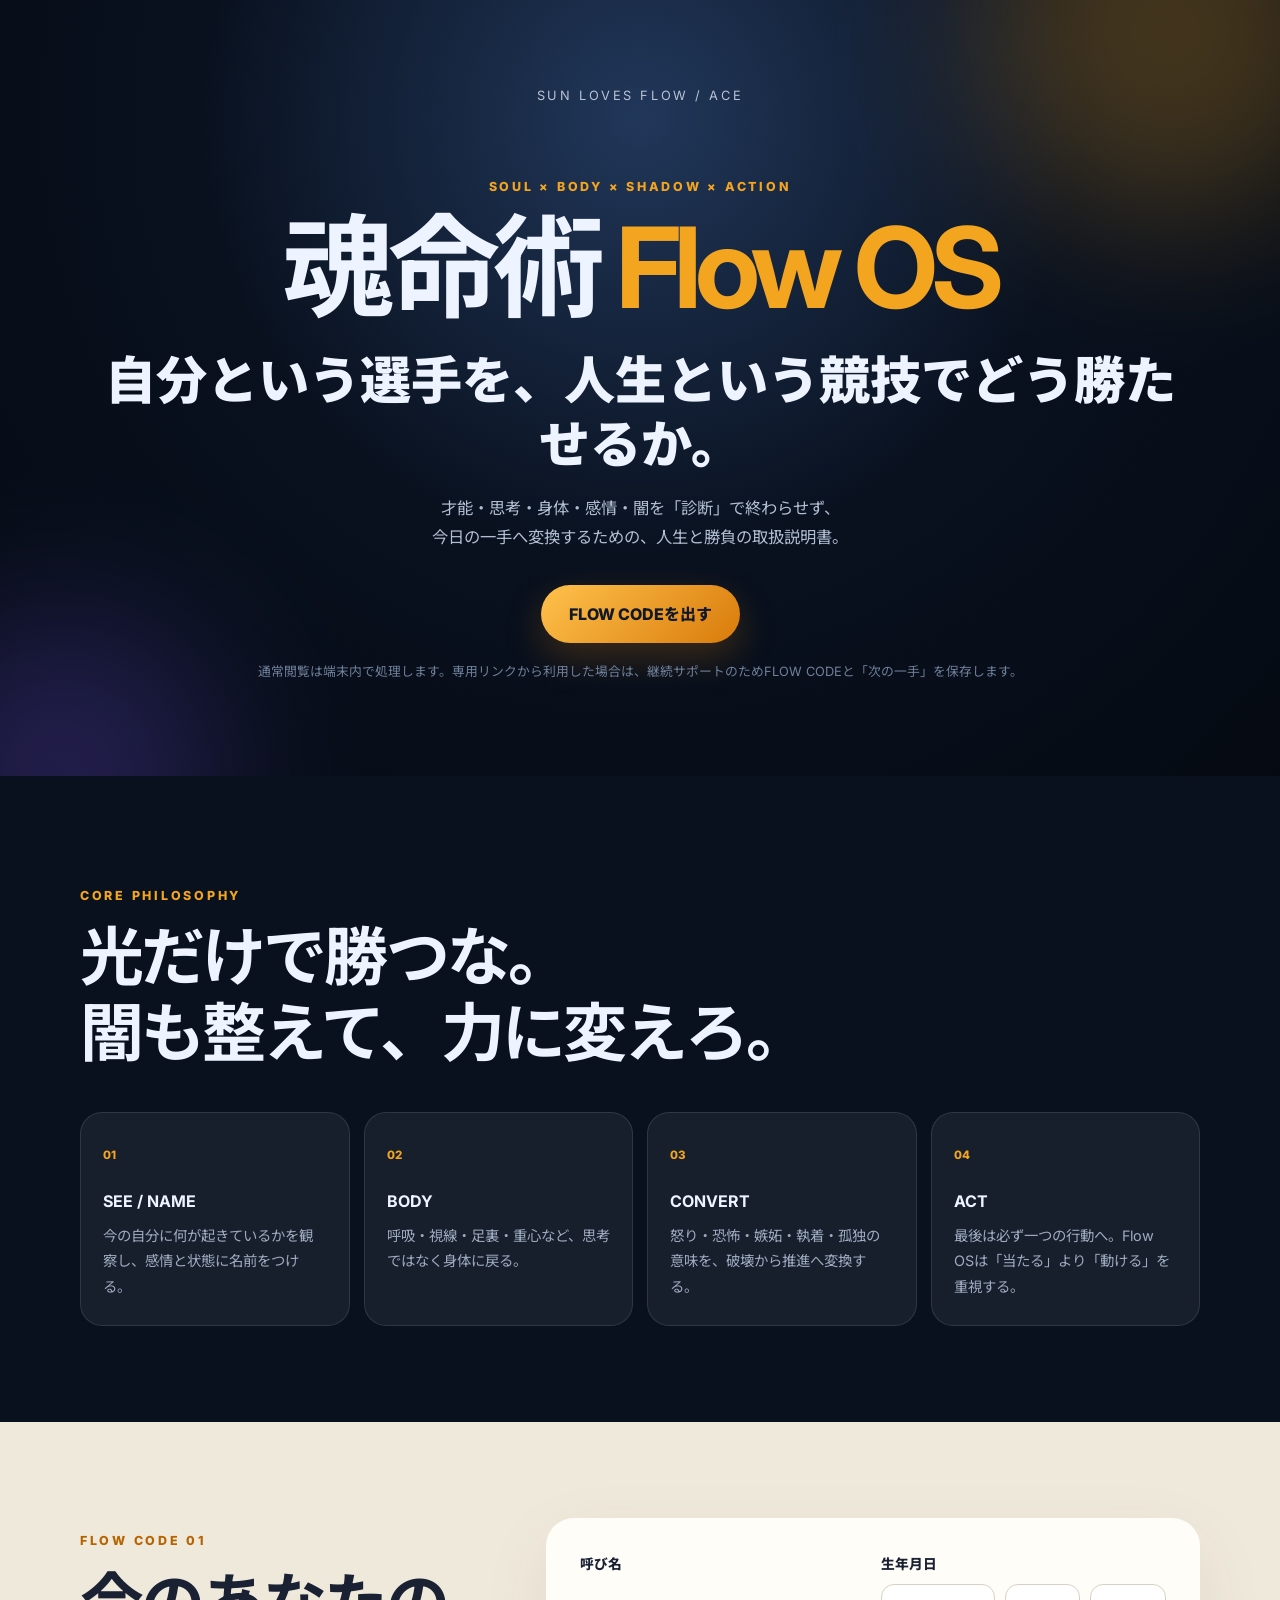
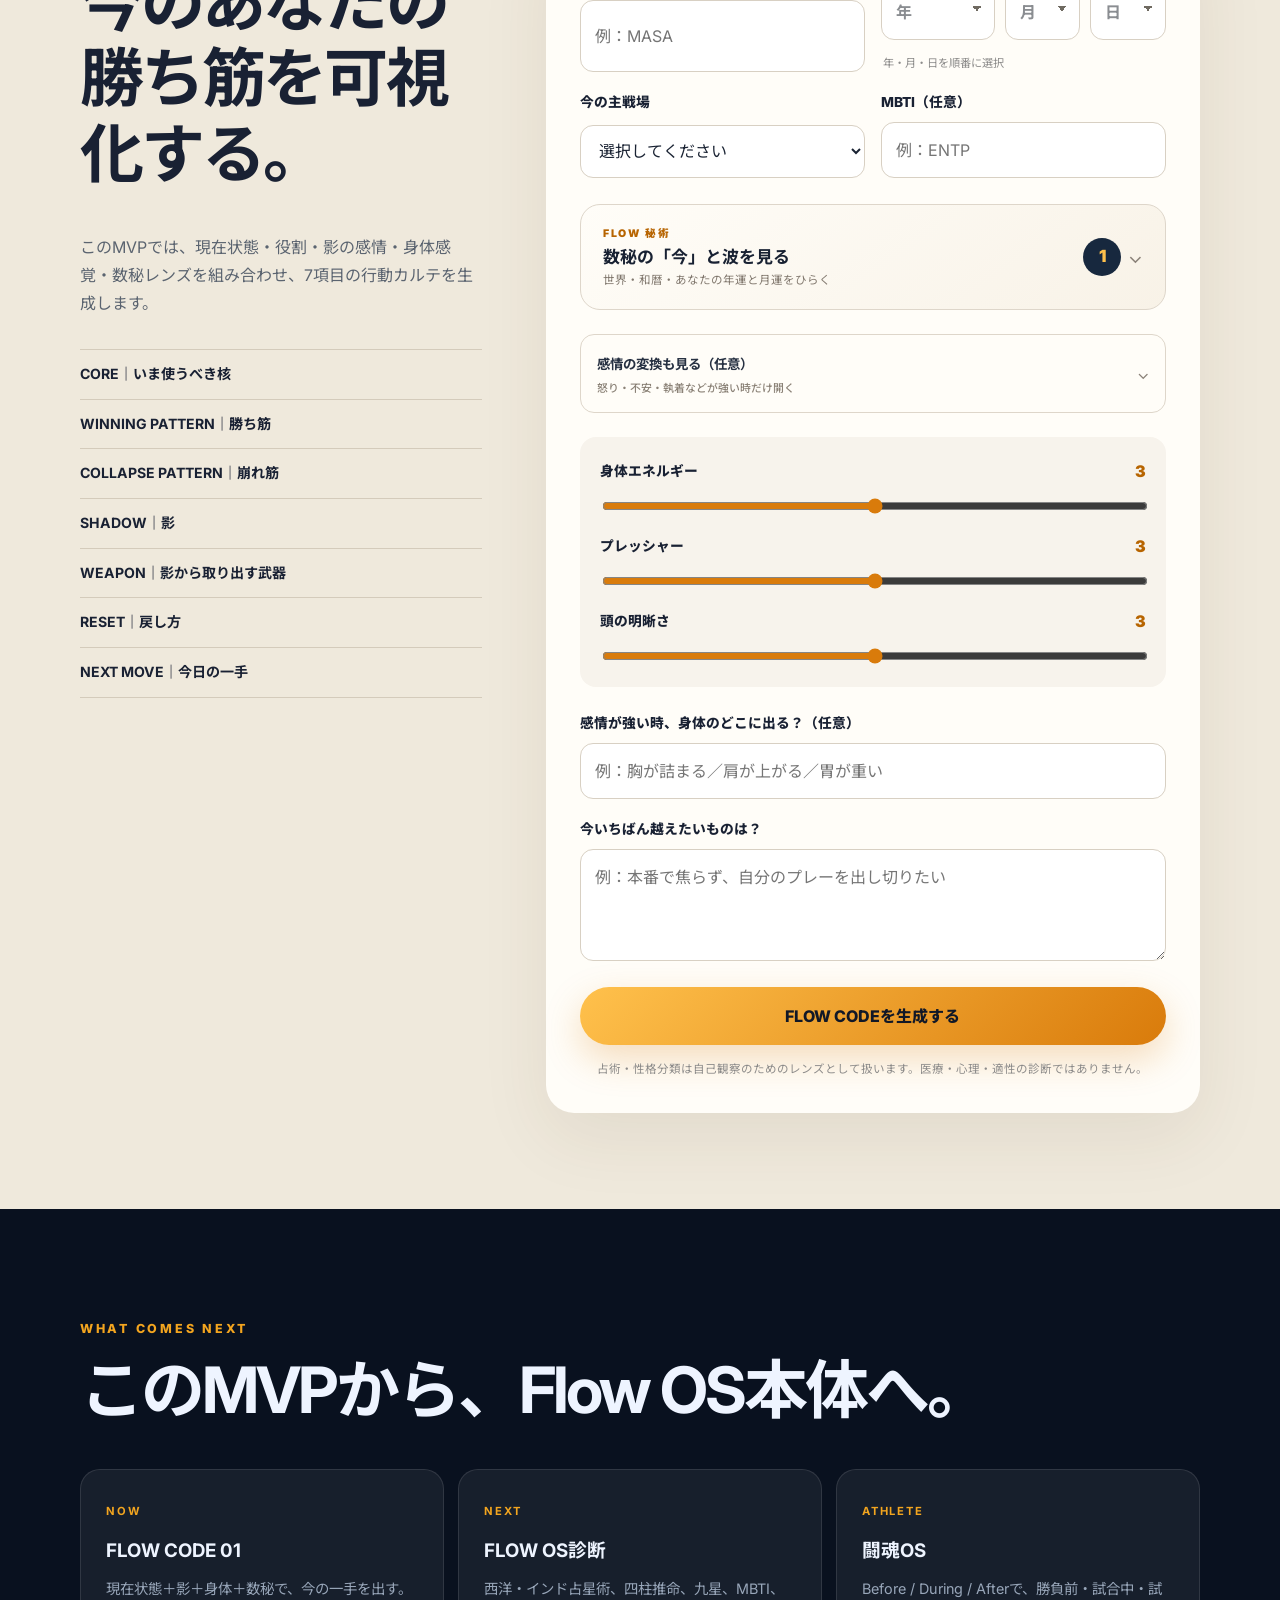
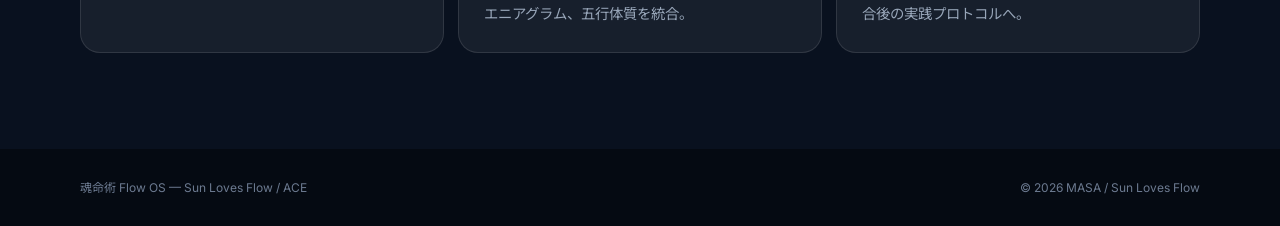
<file: flow-os/index.html>
<!DOCTYPE html>
<html lang="ja">
<head>
  <meta charset="UTF-8">
  <meta name="viewport" content="width=device-width, initial-scale=1.0">
  <meta name="referrer" content="no-referrer">
  <meta name="description" content="魂命術 Flow OS｜自分という選手を、人生という競技でどう勝たせるか。">
  <title>魂命術 Flow OS｜人生と勝負の取扱説明書</title>
  <link rel="preconnect" href="https://fonts.googleapis.com">
  <link rel="preconnect" href="https://fonts.gstatic.com" crossorigin>
  <link href="https://fonts.googleapis.com/css2?family=Inter:wght@400;600;700;800&family=Noto+Sans+JP:wght@400;500;700;900&display=swap" rel="stylesheet">
  <link rel="stylesheet" href="./styles.css">
  <link rel="stylesheet" href="./birthdate.css">
</head>
<body>
  <header class="hero">
    <div class="hero-glow hero-glow-a"></div>
    <div class="hero-glow hero-glow-b"></div>
    <div class="wrap hero-inner">
      <a class="brand" href="/">SUN LOVES FLOW / ACE</a>
      <p class="eyebrow">SOUL × BODY × SHADOW × ACTION</p>
      <h1>魂命術 <span>Flow OS</span></h1>
      <p class="hero-copy">自分という選手を、<br class="mobile-break">人生という競技でどう勝たせるか。</p>
      <p class="hero-sub">才能・思考・身体・感情・闇を「診断」で終わらせず、<br>今日の一手へ変換するための、人生と勝負の取扱説明書。</p>
      <a class="primary-button" href="#flow-check">FLOW CODEを出す</a>
      <p class="hero-note">通常閲覧は端末内で処理します。専用リンクから利用した場合は、継続サポートのためFLOW CODEと「次の一手」を保存します。</p>
    </div>
  </header>

  <main>
    <section class="concept section-dark">
      <div class="wrap">
        <p class="section-kicker">CORE PHILOSOPHY</p>
        <h2>光だけで勝つな。<br>闇も整えて、力に変えろ。</h2>
        <div class="concept-grid">
          <article class="concept-card">
            <span>01</span><h3>SEE / NAME</h3><p>今の自分に何が起きているかを観察し、感情と状態に名前をつける。</p>
          </article>
          <article class="concept-card">
            <span>02</span><h3>BODY</h3><p>呼吸・視線・足裏・重心など、思考ではなく身体に戻る。</p>
          </article>
          <article class="concept-card">
            <span>03</span><h3>CONVERT</h3><p>怒り・恐怖・嫉妬・執着・孤独の意味を、破壊から推進へ変換する。</p>
          </article>
          <article class="concept-card">
            <span>04</span><h3>ACT</h3><p>最後は必ず一つの行動へ。Flow OSは「当たる」より「動ける」を重視する。</p>
          </article>
        </div>
      </div>
    </section>

    <section id="flow-check" class="diagnosis-section">
      <div class="wrap diagnosis-layout">
        <aside class="diagnosis-intro">
          <p class="section-kicker">FLOW CODE 01</p>
          <h2>今のあなたの<br>勝ち筋を可視化する。</h2>
          <p>このMVPでは、現在状態・役割・影の感情・身体感覚・数秘レンズを組み合わせ、7項目の行動カルテを生成します。</p>
          <ul>
            <li>CORE｜いま使うべき核</li>
            <li>WINNING PATTERN｜勝ち筋</li>
            <li>COLLAPSE PATTERN｜崩れ筋</li>
            <li>SHADOW｜影</li>
            <li>WEAPON｜影から取り出す武器</li>
            <li>RESET｜戻し方</li>
            <li>NEXT MOVE｜今日の一手</li>
          </ul>
        </aside>

        <form id="flow-form" class="flow-form">
          <div class="field-grid two">
            <label class="field">
              <span>呼び名</span>
              <input id="name" name="name" type="text" placeholder="例：MASA" maxlength="24" required>
            </label>
            <div class="field birthdate-field">
              <span>生年月日</span>
              <div class="birthdate-picker" role="group" aria-label="生年月日">
                <div class="birthdate-part">
                  <select id="birth-year" aria-label="生まれた年" required>
                    <option value="">年</option>
                  </select>
                </div>
                <div class="birthdate-part">
                  <select id="birth-month" aria-label="生まれた月" required>
                    <option value="">月</option>
                  </select>
                </div>
                <div class="birthdate-part">
                  <select id="birth-day" aria-label="生まれた日" required>
                    <option value="">日</option>
                  </select>
                </div>
              </div>
              <input id="birthdate" name="birthdate" type="hidden">
              <small class="birthdate-hint">年・月・日を順番に選択</small>
            </div>
          </div>

          <div class="field-grid two">
            <label class="field">
              <span>今の主戦場</span>
              <select id="role" name="role" required>
                <option value="">選択してください</option>
                <option value="life">人生・自己理解</option>
                <option value="athlete">アスリート・競技</option>
                <option value="coach">指導者・コーチ</option>
                <option value="business">仕事・事業</option>
              </select>
            </label>
            <label class="field">
              <span>MBTI（任意）</span>
              <input id="mbti" name="mbti" type="text" placeholder="例：ENTP" maxlength="4" pattern="[A-Za-z]{4}">
            </label>
          </div>

          <fieldset class="fieldset">
            <legend>今、最も強く出ている「影」は？</legend>
            <div class="shadow-options">
              <label><input type="radio" name="shadow" value="anger" required><span>怒り<small>反発・苛立ち</small></span></label>
              <label><input type="radio" name="shadow" value="jealousy"><span>嫉妬<small>比較・羨望</small></span></label>
              <label><input type="radio" name="shadow" value="fear"><span>恐怖<small>不安・萎縮</small></span></label>
              <label><input type="radio" name="shadow" value="attachment"><span>執着<small>手放せない</small></span></label>
              <label><input type="radio" name="shadow" value="solitude"><span>孤独<small>閉じる・離れる</small></span></label>
              <label><input type="radio" name="shadow" value="neutral"><span>特になし<small>今はフラット</small></span></label>
            </div>
          </fieldset>

          <div class="slider-block">
            <div class="slider-row">
              <label for="energy">身体エネルギー</label><output id="energy-output">3</output>
              <input id="energy" type="range" min="1" max="5" value="3">
            </div>
            <div class="slider-row">
              <label for="pressure">プレッシャー</label><output id="pressure-output">3</output>
              <input id="pressure" type="range" min="1" max="5" value="3">
            </div>
            <div class="slider-row">
              <label for="clarity">頭の明晰さ</label><output id="clarity-output">3</output>
              <input id="clarity" type="range" min="1" max="5" value="3">
            </div>
          </div>

          <label class="field">
            <span>感情が強い時、身体のどこに出る？（任意）</span>
            <input id="bodySignal" type="text" placeholder="例：胸が詰まる／肩が上がる／胃が重い" maxlength="80">
          </label>

          <label class="field">
            <span>今いちばん越えたいものは？</span>
            <textarea id="challenge" rows="3" placeholder="例：本番で焦らず、自分のプレーを出し切りたい" maxlength="180" required></textarea>
          </label>

          <button class="primary-button form-submit" type="submit">FLOW CODEを生成する</button>
          <p class="form-disclaimer">占術・性格分類は自己観察のためのレンズとして扱います。医療・心理・適性の診断ではありません。</p>
        </form>
      </div>
    </section>

    <section id="result" class="result-section" hidden>
      <div class="wrap">
        <div class="result-head">
          <div>
            <p class="section-kicker">YOUR FLOW CODE</p>
            <h2><span id="result-name"></span> の取扱説明書</h2>
          </div>
          <div class="code-badge"><span id="flow-number">0</span><small>FLOW NUMBER</small></div>
        </div>

        <div class="result-summary">
          <p id="result-summary"></p>
        </div>
        <p id="save-status" class="result-save-status" aria-live="polite"></p>

        <div id="ai-mirror" class="protocol" hidden>
          <p class="section-kicker">AI MIRROR</p>
          <h3 id="ai-title">今のあなたへの鏡</h3>
          <p id="ai-mirror-text"></p>
          <p><strong>SHADOW REFRAME｜</strong><span id="ai-shadow"></span></p>
          <p><strong>BODY CUE｜</strong><span id="ai-body"></span></p>
          <p><strong>NEXT MOVE｜</strong><span id="ai-next"></span></p>
          <p><strong>QUESTION｜</strong><span id="ai-question"></span></p>
        </div>

        <div class="result-grid">
          <article class="result-card"><span class="result-index">01</span><h3>CORE</h3><p id="core-result"></p></article>
          <article class="result-card"><span class="result-index">02</span><h3>WINNING PATTERN</h3><p id="winning-result"></p></article>
          <article class="result-card"><span class="result-index">03</span><h3>COLLAPSE PATTERN</h3><p id="collapse-result"></p></article>
          <article class="result-card shadow-card"><span class="result-index">04</span><h3>SHADOW</h3><p id="shadow-result"></p></article>
          <article class="result-card weapon-card"><span class="result-index">05</span><h3>WEAPON</h3><p id="weapon-result"></p></article>
          <article class="result-card"><span class="result-index">06</span><h3>RESET</h3><p id="reset-result"></p></article>
          <article class="result-card next-card"><span class="result-index">07</span><h3>NEXT MOVE</h3><p id="next-result"></p></article>
        </div>

        <div class="protocol">
          <p class="section-kicker">SHADOW ALCHEMY</p>
          <h3>闇の変換プロトコル</h3>
          <div class="protocol-flow">
            <span>SEE</span><i>→</i><span>NAME</span><i>→</i><span>BODY</span><i>→</i><span>CONVERT</span><i>→</i><span>ACT</span>
          </div>
          <p id="protocol-result"></p>
        </div>

        <button id="retry-button" class="secondary-button" type="button">もう一度診断する</button>
      </div>
    </section>

    <section class="roadmap section-dark">
      <div class="wrap">
        <p class="section-kicker">WHAT COMES NEXT</p>
        <h2>このMVPから、Flow OS本体へ。</h2>
        <div class="roadmap-grid">
          <div><strong>NOW</strong><h3>FLOW CODE 01</h3><p>現在状態＋影＋身体＋数秘で、今の一手を出す。</p></div>
          <div><strong>NEXT</strong><h3>FLOW OS診断</h3><p>西洋・インド占星術、四柱推命、九星、MBTI、エニアグラム、五行体質を統合。</p></div>
          <div><strong>ATHLETE</strong><h3>闘魂OS</h3><p>Before / During / Afterで、勝負前・試合中・試合後の実践プロトコルへ。</p></div>
        </div>
      </div>
    </section>
  </main>

  <footer>
    <div class="wrap footer-inner">
      <p>魂命術 Flow OS — Sun Loves Flow / ACE</p>
      <p>© 2026 MASA / Sun Loves Flow</p>
    </div>
  </footer>

  <script src="./birthdate.js"></script>
  <script src="./app.js"></script>
  <script src="./shadow-neutral.js"></script>
</body>
</html>
</file>
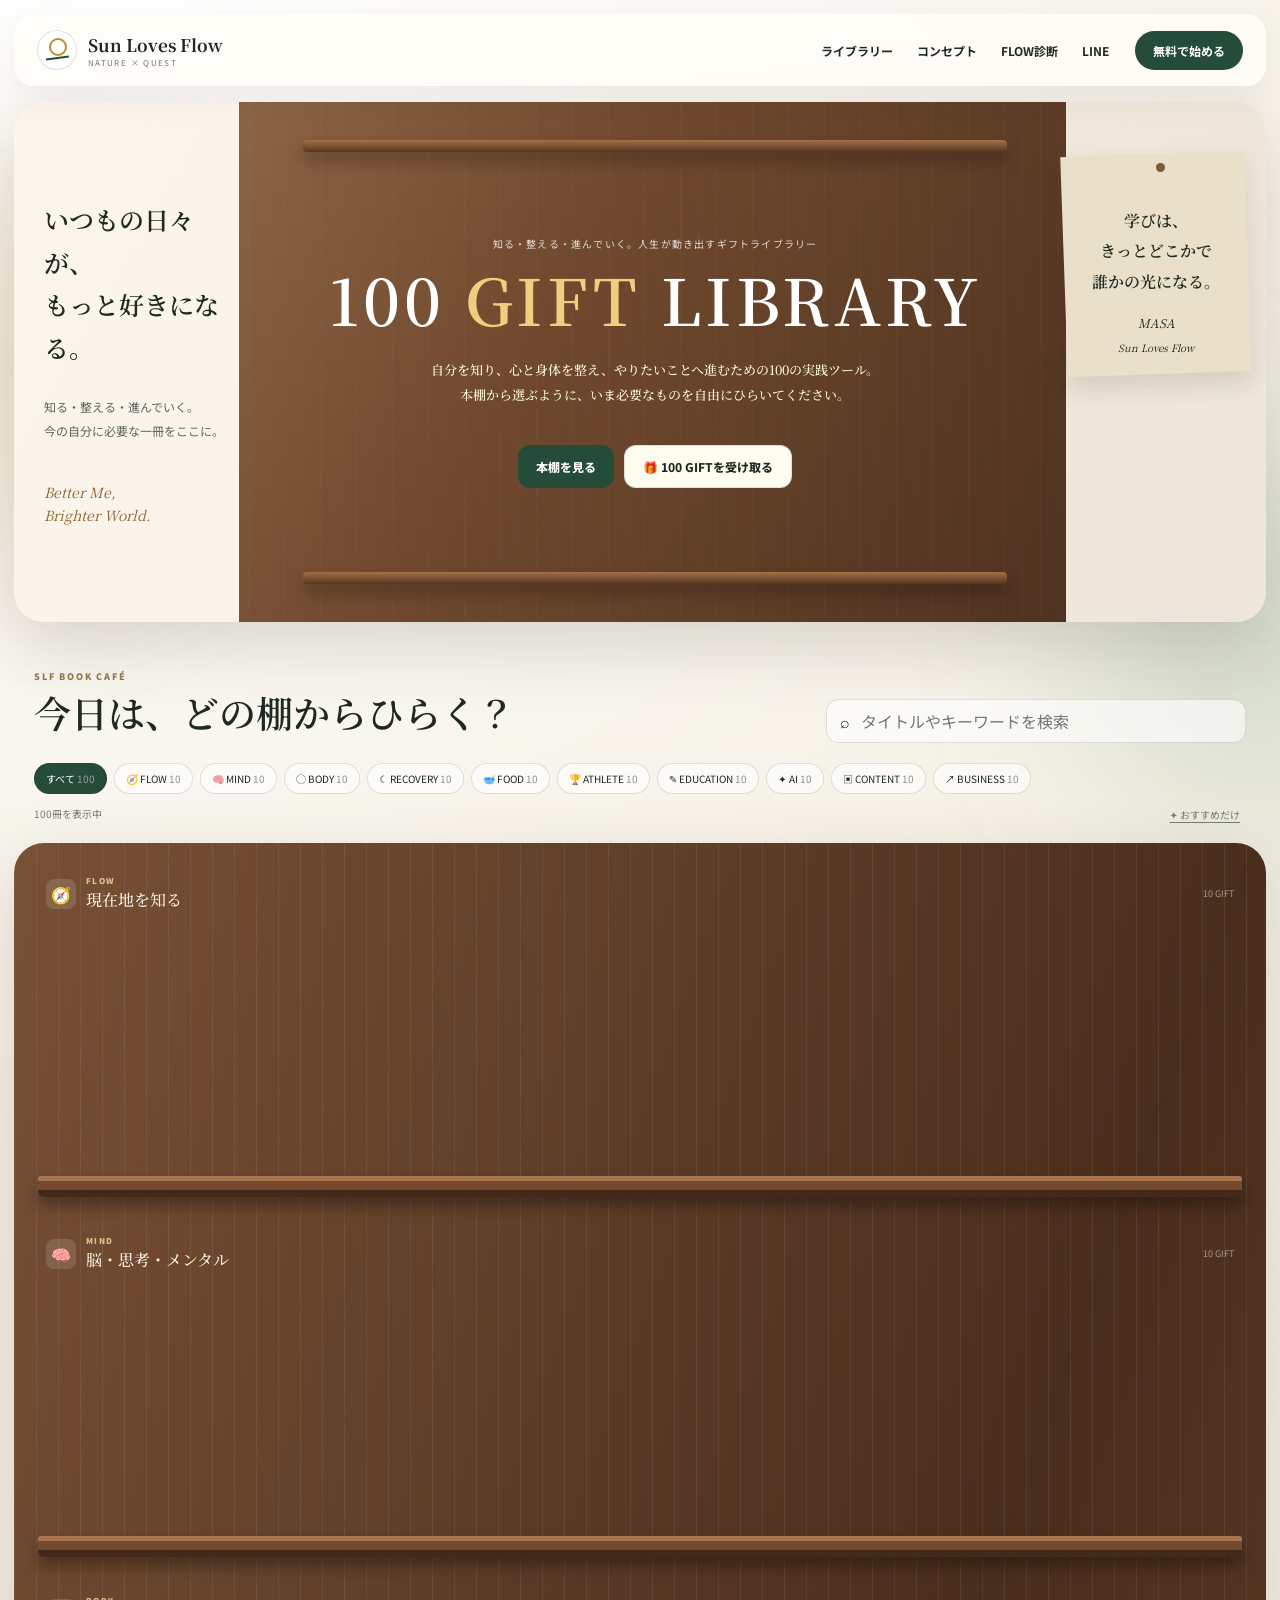
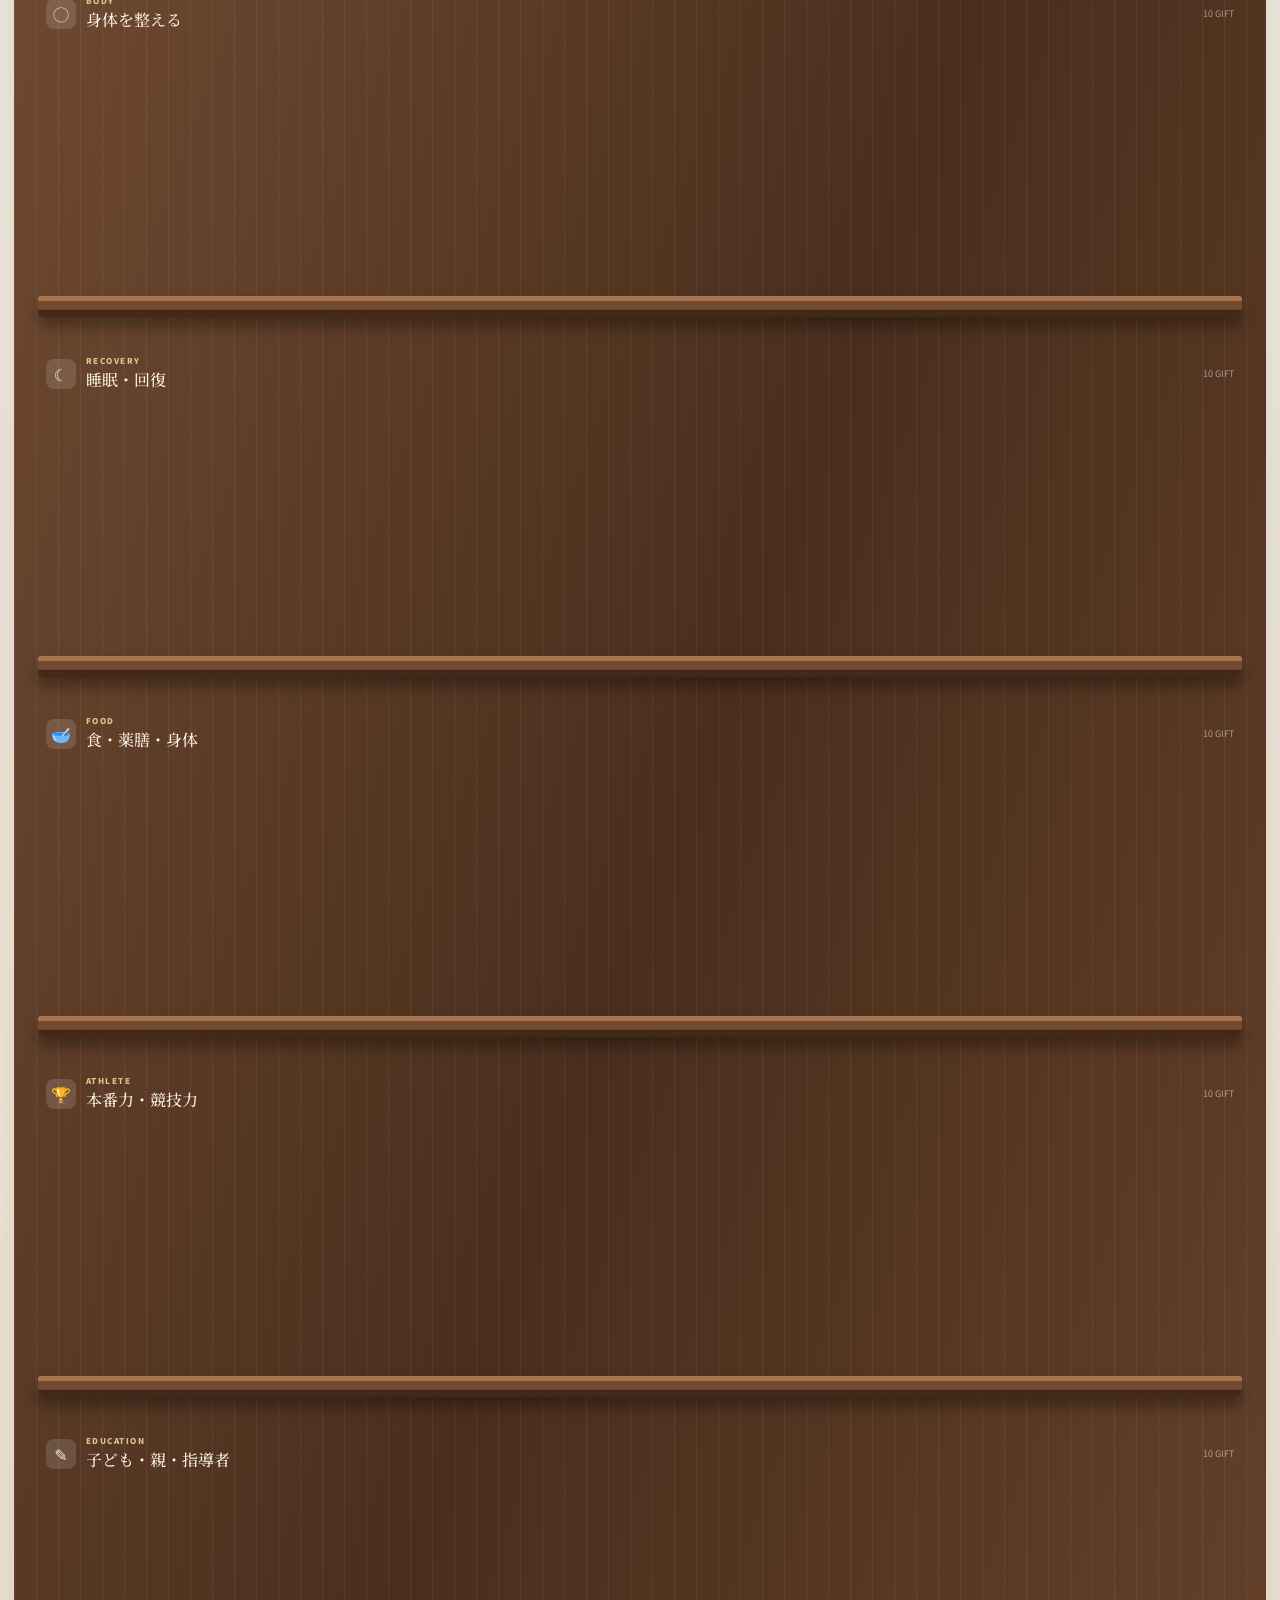
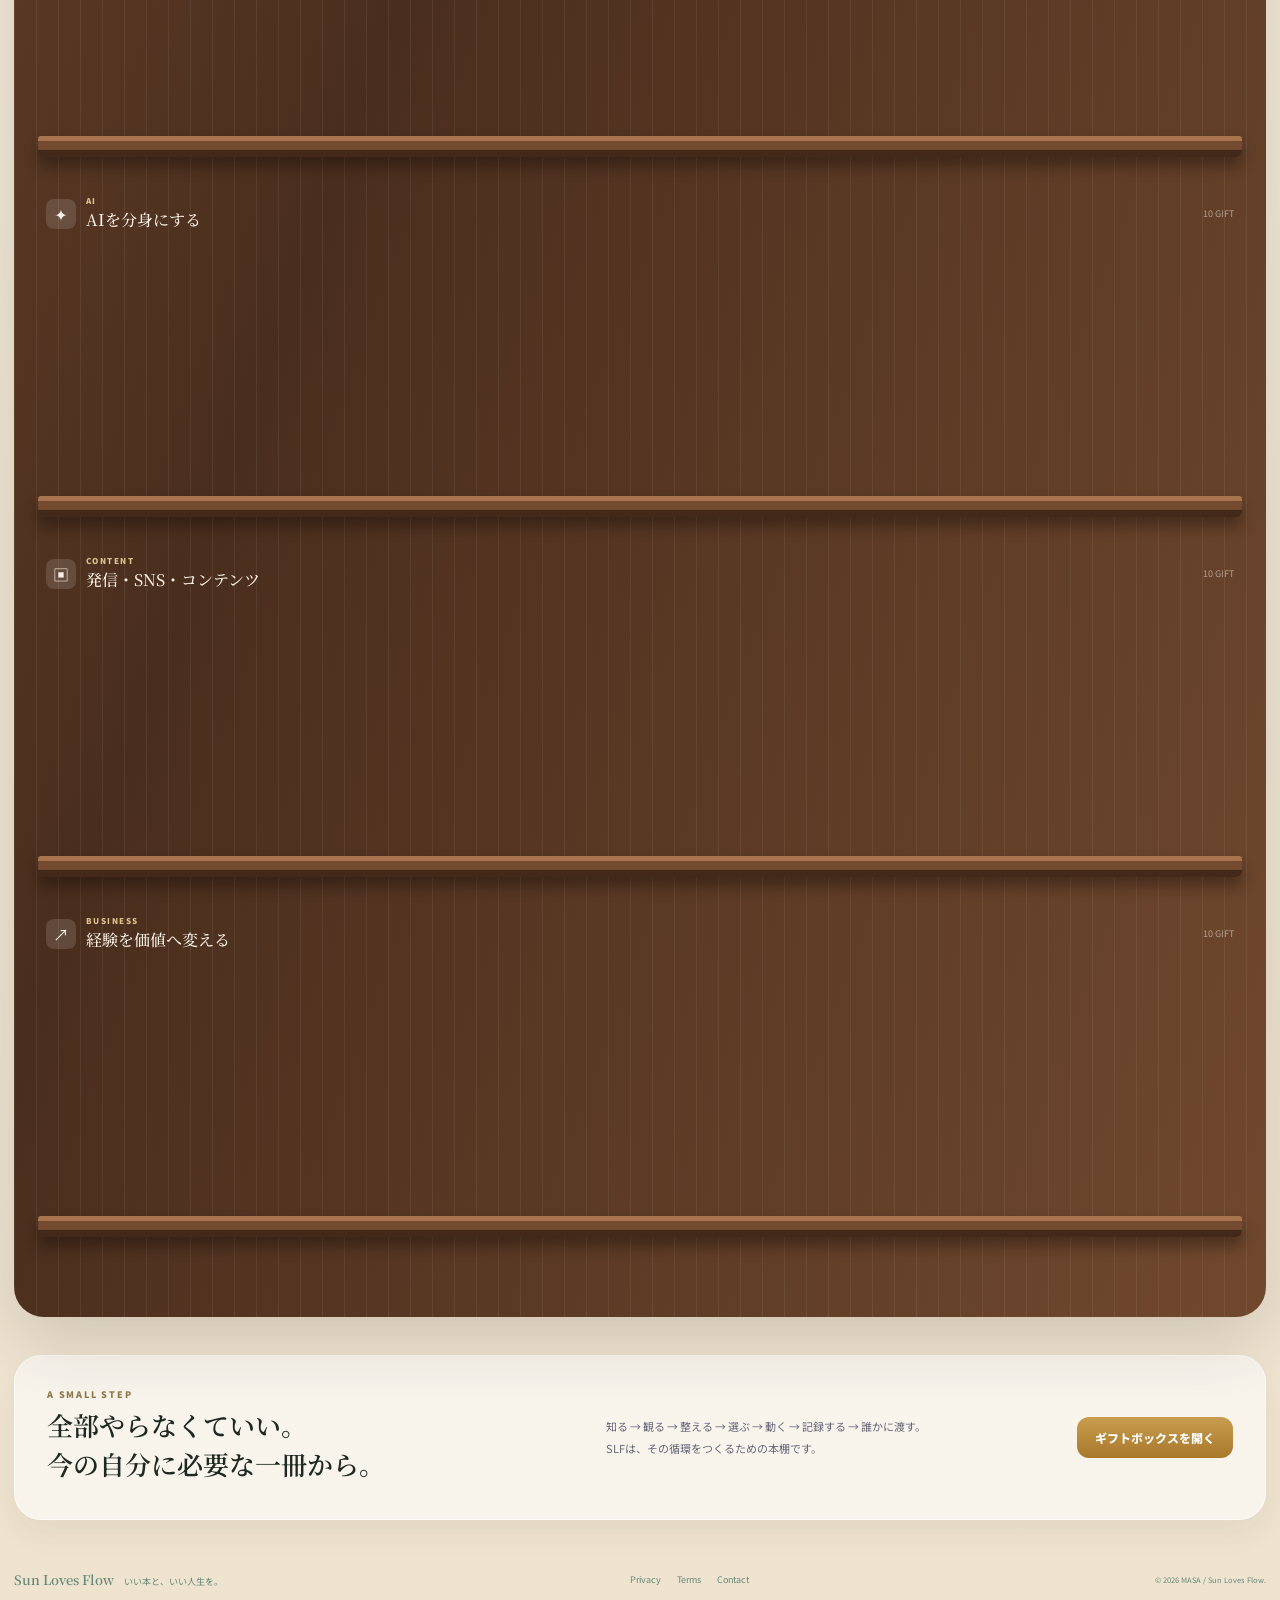
<file: library/index.html>
<!DOCTYPE html>
<html lang="ja">
<head>
  <meta charset="UTF-8" />
  <meta name="viewport" content="width=device-width, initial-scale=1, viewport-fit=cover" />
  <meta name="theme-color" content="#f4efe4" />
  <meta name="description" content="Sun Loves Flow 100 GIFT LIBRARY。FLOW・心・身体・食・競技・教育・AI・発信・ビジネスの実践ツールを、本棚から選ぶように体験できます。" />
  <title>100 GIFT LIBRARY｜Sun Loves Flow</title>
  <link rel="preconnect" href="https://fonts.googleapis.com">
  <link rel="preconnect" href="https://fonts.gstatic.com" crossorigin>
  <link href="https://fonts.googleapis.com/css2?family=Noto+Sans+JP:wght@400;500;600;700;800&family=Noto+Serif+JP:wght@500;600;700&display=swap" rel="stylesheet">
  <link rel="stylesheet" href="./library.css" />
</head>
<body>
  <div class="ambient ambient-a" aria-hidden="true"></div>
  <div class="ambient ambient-b" aria-hidden="true"></div>

  <header class="site-header">
    <a class="brand" href="../index.html" aria-label="Sun Loves Flow トップへ">
      <span class="brand-mark" aria-hidden="true"><i></i></span>
      <span>
        <strong>Sun Loves Flow</strong>
        <small>NATURE × QUEST</small>
      </span>
    </a>
    <nav class="desktop-nav" aria-label="メインナビゲーション">
      <a href="#library">ライブラリー</a>
      <a href="#about">コンセプト</a>
      <a href="../flow-check.html">FLOW診断</a>
      <a href="../line.html">LINE</a>
    </nav>
    <a class="header-cta" href="https://line.me/R/ti/p/@ipl8686i" target="_blank" rel="noopener">無料で始める</a>
  </header>

  <main>
    <section class="hero-shell" id="about">
      <aside class="hero-note">
        <p class="hero-note-main">いつもの日々が、<br>もっと好きになる。</p>
        <p>知る・整える・進んでいく。<br>今の自分に必要な一冊をここに。</p>
        <span>Better Me,<br>Brighter World.</span>
      </aside>

      <div class="hero-main">
        <div class="eyebrow">知る・整える・進んでいく。人生が動き出すギフトライブラリー</div>
        <h1>100 <span>GIFT</span> LIBRARY</h1>
        <p class="hero-lead">
          自分を知り、心と身体を整え、やりたいことへ進むための100の実践ツール。<br>
          本棚から選ぶように、いま必要なものを自由にひらいてください。
        </p>
        <div class="hero-actions">
          <a class="button button-primary" href="#library">本棚を見る</a>
          <button class="button button-ghost" type="button" id="openGiftHero">🎁 100 GIFTを受け取る</button>
        </div>
      </div>

      <aside class="hero-quote">
        <div class="pin" aria-hidden="true"></div>
        <p>学びは、<br>きっとどこかで<br>誰かの光になる。</p>
        <span>MASA<br><small>Sun Loves Flow</small></span>
      </aside>
    </section>

    <section class="toolbar-shell" id="library" aria-label="ライブラリー検索と絞り込み">
      <div class="toolbar-top">
        <div>
          <div class="section-kicker">SLF BOOK CAFÉ</div>
          <h2>今日は、どの棚からひらく？</h2>
        </div>
        <label class="search-box">
          <span aria-hidden="true">⌕</span>
          <input id="librarySearch" type="search" placeholder="タイトルやキーワードを検索" autocomplete="off" />
        </label>
      </div>
      <div class="filter-row" id="categoryFilters" aria-label="カテゴリー絞り込み">
        <button class="filter-chip active" data-category="ALL" type="button">すべて <span>100</span></button>
      </div>
      <div class="library-meta">
        <span id="resultCount">100冊を表示中</span>
        <button id="featuredOnly" class="text-button" type="button" aria-pressed="false">✦ おすすめだけ</button>
      </div>
    </section>

    <section class="shelf-room" aria-live="polite">
      <div id="shelves"></div>
      <div class="empty-state" id="emptyState" hidden>
        <div>☕</div>
        <h3>その言葉の本は、まだ棚にありません。</h3>
        <p>検索語を短くするか、カテゴリーを「すべて」に戻してみてください。</p>
        <button type="button" class="button button-primary" id="resetFilters">すべての本を見る</button>
      </div>
    </section>

    <section class="cafe-footer-card">
      <div>
        <div class="section-kicker">A SMALL STEP</div>
        <h2>全部やらなくていい。<br>今の自分に必要な一冊から。</h2>
      </div>
      <p>知る → 観る → 整える → 選ぶ → 動く → 記録する → 誰かに渡す。<br>SLFは、その循環をつくるための本棚です。</p>
      <button class="button button-gold" type="button" id="openGiftFooter">ギフトボックスを開く</button>
    </section>
  </main>

  <footer class="site-footer">
    <div>
      <strong>Sun Loves Flow</strong>
      <span>いい本と、いい人生を。</span>
    </div>
    <nav aria-label="フッターナビ">
      <a href="../legal/privacy.html">Privacy</a>
      <a href="../legal/terms.html">Terms</a>
      <a href="../legal/contact.html">Contact</a>
    </nav>
    <small>© 2026 MASA / Sun Loves Flow.</small>
  </footer>

  <div class="modal-backdrop" id="bookModal" hidden>
    <div class="book-modal" role="dialog" aria-modal="true" aria-labelledby="bookModalTitle">
      <button class="modal-close" type="button" data-close="book" aria-label="閉じる">×</button>
      <button class="book-nav book-nav-prev" id="prevBook" type="button" aria-label="前の本">‹</button>
      <button class="book-nav book-nav-next" id="nextBook" type="button" aria-label="次の本">›</button>

      <div class="book-stage">
        <div class="book-3d" id="modalBookCover" aria-hidden="true">
          <div class="book-spine"><span id="modalSpineTitle"></span></div>
          <div class="book-face">
            <div class="book-category" id="modalCategory">FLOW</div>
            <div class="book-title" id="modalCoverTitle">FLOW診断</div>
            <div class="book-art">
              <span class="sun"></span>
              <span class="ridge ridge-a"></span>
              <span class="ridge ridge-b"></span>
            </div>
            <div class="book-brand">Sun Loves Flow</div>
          </div>
        </div>
      </div>

      <article class="open-book">
        <div class="page page-left">
          <div class="page-kicker" id="modalPageKicker">FLOW · GIFT 001</div>
          <h2 id="bookModalTitle">タイトル</h2>
          <p class="lead" id="modalSummary"></p>
          <div class="divider"></div>
          <h3>この1ページでやること</h3>
          <ol class="step-list" id="modalSteps"></ol>
        </div>
        <div class="page page-right">
          <div class="sample-card">
            <span class="sample-label">TRY THIS</span>
            <h3>今日の3つの問い</h3>
            <ul id="modalQuestions"></ul>
          </div>
          <blockquote>「正解を増やすより、<br>自分を観察できる問いを増やす。」</blockquote>
          <div class="modal-actions">
            <button class="button button-ghost" type="button" id="downloadSample">↓ テキスト版を保存</button>
            <button class="button button-primary" type="button" id="openGiftFromBook">🎁 LINEで受け取る</button>
          </div>
          <p class="micro-note">MVPでは各GIFTの実践版をMarkdownで保存できます。PDF版・動画版は順次差し替え可能です。</p>
        </div>
      </article>
    </div>
  </div>

  <div class="modal-backdrop gift-backdrop" id="giftModal" hidden>
    <div class="gift-modal" role="dialog" aria-modal="true" aria-labelledby="giftModalTitle">
      <button class="modal-close" type="button" data-close="gift" aria-label="閉じる">×</button>
      <div class="confetti-layer" id="confettiLayer" aria-hidden="true"></div>
      <div class="gift-glow" aria-hidden="true"></div>

      <div class="gift-box-wrap" aria-hidden="true">
        <div class="gift-lid"><span></span></div>
        <div class="gift-box"><span class="ribbon-v"></span><span class="ribbon-h"></span></div>
      </div>

      <section class="gift-reveal-card">
        <div class="handwriting">For a Brighter You</div>
        <div class="page-kicker">LINEで受け取れる特別なギフト</div>
        <h2 id="giftModalTitle">100 GIFT LIBRARY</h2>
        <p>友だち追加後、FLOW・MIND・BODY・FOOD・ATHLETE・EDUCATION・AI・CONTENT・BUSINESSから、あなたの今に合う入口を選べます。</p>

        <div class="gift-mini-grid">
          <div><span>🧭</span><b>FLOW診断</b><small>現在地を知る</small></div>
          <div><span>▤</span><b>ワークシート</b><small>気づきを深める</small></div>
          <div><span>✦</span><b>AIプロンプト</b><small>考える・整える</small></div>
        </div>

        <a class="button line-button" href="https://line.me/R/ti/p/@ipl8686i" target="_blank" rel="noopener">LINEで100 GIFTを受け取る →</a>
        <button class="text-button gift-download-current" id="downloadFromGift" type="button">今開いていたGIFTのテキスト版だけ先に保存する</button>
      </section>
    </div>
  </div>

  <template id="shelfTemplate">
    <section class="shelf-section">
      <div class="shelf-heading">
        <div class="shelf-heading-main">
          <span class="shelf-icon"></span>
          <div>
            <div class="shelf-category"></div>
            <h3 class="shelf-description"></h3>
          </div>
        </div>
        <span class="shelf-count"></span>
      </div>
      <div class="books-viewport">
        <div class="books-row"></div>
      </div>
      <div class="wood-shelf" aria-hidden="true"><span></span></div>
    </section>
  </template>

  <script src="./data.js"></script>
  <script src="./library.js"></script>
</body>
</html>
</file>
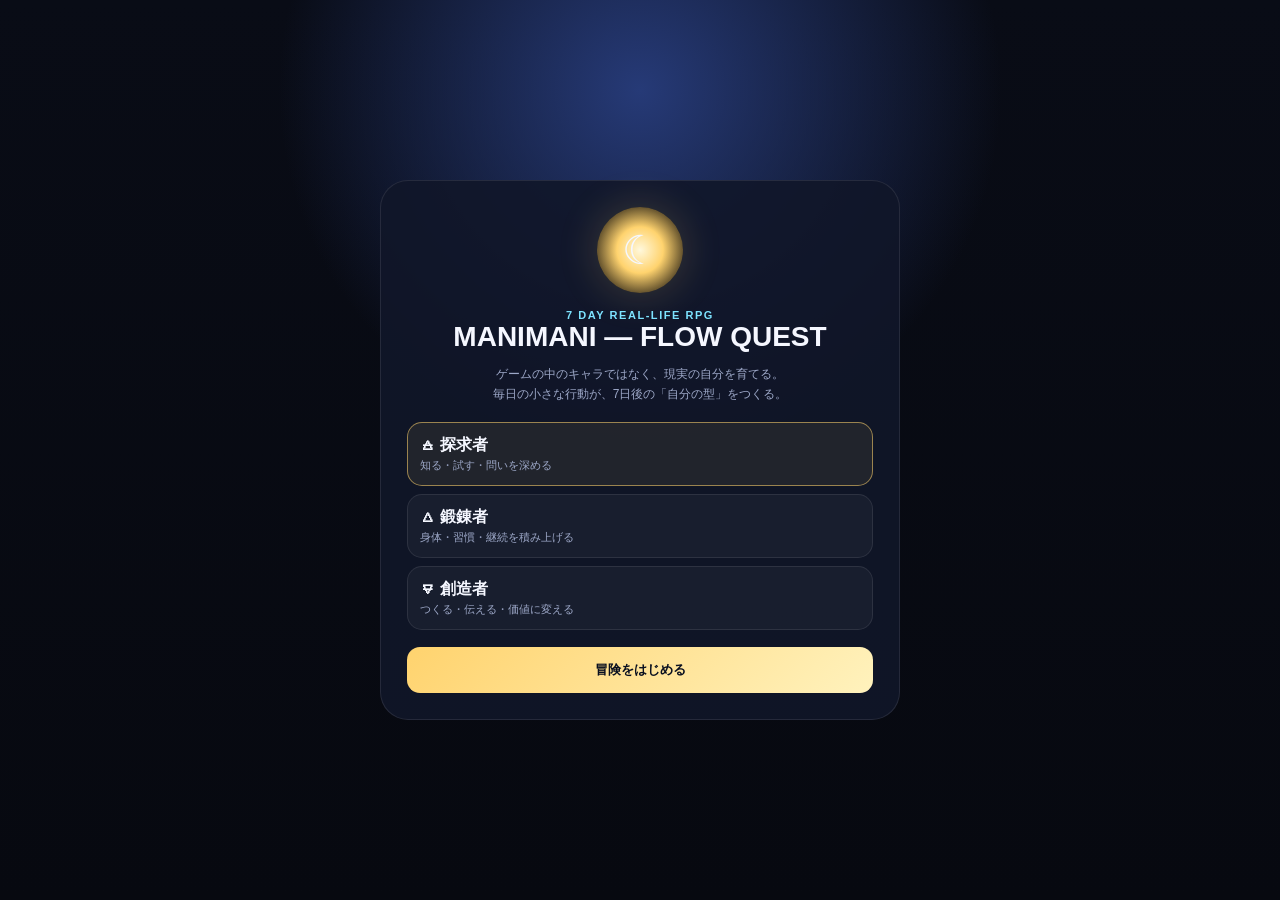
<file: manimani/index.html>
<!doctype html><html lang="ja"><head><meta charset="utf-8"><meta name="viewport" content="width=device-width,initial-scale=1,viewport-fit=cover,user-scalable=no"><meta name="theme-color" content="#0b1020"><meta name="apple-mobile-web-app-capable" content="yes"><meta name="apple-mobile-web-app-status-bar-style" content="black-translucent"><meta name="apple-mobile-web-app-title" content="MANIMANI"><meta name="format-detection" content="telephone=no"><meta name="description" content="現実の自分を育てる7日間のFLOW QUEST。毎日の小さな行動を経験値に変えるリアルライフRPG。"><title>MANIMANI — FLOW QUEST</title><style>:root{--p:#141a2f;--tx:#f5f7ff;--mu:#9ca7c7;--gold:#ffd36e;--cyan:#7de3ff;--pink:#ff8fd8;--green:#7df3b2;--line:rgba(255,255,255,.09)}*{box-sizing:border-box;-webkit-tap-highlight-color:transparent}html,body{margin:0;min-height:100%;background:radial-gradient(circle at 20% 5%,#17284f 0,transparent 34%),radial-gradient(circle at 90% 0,#321a43 0,transparent 30%),linear-gradient(#070a12,#0a0e1b 55%,#070910);color:var(--tx);font-family:-apple-system,BlinkMacSystemFont,"Hiragino Sans","Yu Gothic",sans-serif}body{padding:env(safe-area-inset-top) 0 calc(90px + env(safe-area-inset-bottom));overflow-x:hidden}.app{max-width:720px;margin:auto;padding:16px 14px}.top{display:flex;justify-content:space-between;align-items:center;margin:4px 0 16px}.brand{letter-spacing:.23em;font-weight:900;color:var(--gold);font-size:13px}.pill{font-size:12px;color:var(--mu);border:1px solid var(--line);background:rgba(255,255,255,.04);padding:8px 11px;border-radius:999px}.hero,.card{border:1px solid var(--line);background:rgba(20,26,47,.78);backdrop-filter:blur(16px);border-radius:24px}.hero{padding:22px;position:relative;overflow:hidden}.moon{position:absolute;right:-25px;top:-38px;width:150px;height:150px;border-radius:50%;background:radial-gradient(circle at 32% 30%,#fff7d5,#ffe59a 32%,#9a7d43 72%);box-shadow:0 0 55px rgba(255,211,110,.23)}.moon:after{content:"";position:absolute;width:145px;height:145px;border-radius:50%;left:-31px;top:-15px;background:#11172a}.eyebrow{font-size:11px;letter-spacing:.14em;color:var(--cyan);font-weight:800}.hero h1{font-size:29px;line-height:1.16;margin:7px 0 8px;max-width:500px}.hero p,.card p{color:var(--mu);font-size:13px;line-height:1.7;margin:0}.progress{margin-top:16px}.ph{display:flex;justify-content:space-between;color:var(--mu);font-size:11px;margin-bottom:7px}.bar{height:9px;background:rgba(255,255,255,.06);border-radius:99px;overflow:hidden}.bar i{display:block;height:100%;width:0;background:linear-gradient(90deg,var(--cyan),var(--pink),var(--gold));transition:.35s}.sec{margin-top:18px}.sh{display:flex;justify-content:space-between;align-items:end;margin:0 2px 9px}.sh h2{font-size:17px;margin:0}.sh span{font-size:11px;color:var(--mu)}.stats{display:grid;grid-template-columns:repeat(5,1fr);gap:6px}.stat{padding:11px 4px;text-align:center;border-radius:17px;background:rgba(20,26,47,.78);border:1px solid var(--line)}.stat small{display:block;font-size:9px;color:var(--mu)}.stat b{display:block;font-size:18px;margin-top:3px}.quests{display:grid;gap:9px}.quest{display:grid;grid-template-columns:44px 1fr auto;gap:10px;align-items:center;padding:12px;border-radius:18px;background:rgba(20,26,47,.78);border:1px solid var(--line)}.quest.done{opacity:.55}.qi{width:44px;height:44px;display:grid;place-items:center;border-radius:14px;background:rgba(255,255,255,.06);font-size:20px}.qm h3{font-size:13px;margin:0 0 4px}.qm p{margin:0;color:var(--mu);font-size:11px;line-height:1.45}.reward{font-size:10px;color:var(--gold);margin-top:4px}.btn{border:0;border-radius:13px;padding:10px 12px;font-weight:900;background:linear-gradient(135deg,var(--gold),#fff2bd);color:#0a1020}.btn:disabled{opacity:.45;filter:grayscale(1)}.btn.alt{background:rgba(255,255,255,.07);color:var(--tx);border:1px solid var(--line)}.coach{padding:16px}.ctop{display:flex;gap:10px;align-items:center}.avatar{width:46px;height:46px;border-radius:50%;display:grid;place-items:center;background:radial-gradient(circle at 30% 30%,#fff,#a6dfff 34%,#6757b7 68%,#282b50);font-size:21px}.ctop h3{margin:0;font-size:14px}.ctop small{color:var(--mu)}.chat{display:grid;gap:8px;margin:13px 0;max-height:270px;overflow:auto}.bubble{padding:10px 12px;border-radius:14px;background:rgba(255,255,255,.06);font-size:13px;line-height:1.5}.bubble.me{margin-left:30px;background:rgba(125,227,255,.11)}.send{display:flex;gap:8px}.send input{flex:1;min-width:0;background:#0e1427;border:1px solid var(--line);border-radius:13px;color:var(--tx);padding:12px;outline:none;font-size:14px}.story{padding:16px}.week{display:grid;grid-template-columns:repeat(7,1fr);gap:6px}.day{aspect-ratio:1;border:1px solid var(--line);border-radius:13px;display:grid;place-items:center;color:var(--mu);font-size:11px;background:rgba(255,255,255,.04)}.day.now{outline:2px solid rgba(125,227,255,.35);color:var(--tx)}.day.clear{background:rgba(125,243,178,.11);color:var(--green)}.actions{display:flex;gap:8px;flex-wrap:wrap;margin-top:12px}.mini{font-size:10px;color:var(--mu);margin-top:9px}.screen{display:none}.screen.active{display:block}.nav{position:fixed;z-index:10;left:50%;bottom:calc(11px + env(safe-area-inset-bottom));transform:translateX(-50%);width:min(92%,700px);display:grid;grid-template-columns:repeat(4,1fr);gap:5px;padding:7px;border:1px solid var(--line);border-radius:21px;background:rgba(11,16,31,.9);backdrop-filter:blur(18px);box-shadow:0 16px 45px rgba(0,0,0,.45)}.nav button{border:0;background:transparent;color:var(--mu);padding:9px 2px;border-radius:13px;font-size:10px}.nav button.active{background:rgba(255,255,255,.07);color:var(--tx)}.start{position:fixed;inset:0;z-index:30;background:radial-gradient(circle at 50% 10%,#263a77 0,transparent 35%),linear-gradient(#090c16,#070910);display:grid;place-items:center;padding:22px calc(18px + env(safe-area-inset-right)) calc(22px + env(safe-area-inset-bottom)) calc(18px + env(safe-area-inset-left))}.start.hide{display:none}.scard{max-width:520px;width:100%;padding:26px;border-radius:28px;background:rgba(17,23,42,.9);border:1px solid var(--line)}.sigil{width:86px;height:86px;margin:0 auto 16px;border-radius:50%;display:grid;place-items:center;font-size:40px;background:radial-gradient(circle,#fff8dc,#ffd36e 38%,#5f4e2b 72%);box-shadow:0 0 42px rgba(255,211,110,.2)}.scard h1{text-align:center;font-size:28px;margin:0 0 8px}.scard>p{text-align:center;color:var(--mu);font-size:12px;line-height:1.65}.choices{display:grid;gap:8px;margin:17px 0}.choice{padding:12px;border-radius:15px;border:1px solid var(--line);background:rgba(255,255,255,.04)}.choice span{display:block;color:var(--mu);font-size:11px;margin-top:2px}.choice.selected{border-color:rgba(255,211,110,.55);background:rgba(255,211,110,.08)}.toast{position:fixed;z-index:40;left:50%;bottom:calc(94px + env(safe-area-inset-bottom));transform:translateX(-50%) translateY(12px);padding:10px 13px;border-radius:999px;background:#f6f8ff;color:#0b1020;font-weight:900;font-size:11px;opacity:0;transition:.2s;pointer-events:none}.toast.show{opacity:1;transform:translateX(-50%) translateY(0)}@media(max-width:560px){.hero h1{font-size:26px}.quest{grid-template-columns:42px 1fr}.quest .btn{grid-column:2}.moon{opacity:.43}.stats{gap:4px}.stat{padding:9px 2px}.stat b{font-size:16px}}</style></head><body><div id="start" class="start"><div class="scard"><div class="sigil">☾</div><div class="eyebrow" style="text-align:center">7 DAY REAL-LIFE RPG</div><h1>MANIMANI — FLOW QUEST</h1><p>ゲームの中のキャラではなく、現実の自分を育てる。<br>毎日の小さな行動が、7日後の「自分の型」をつくる。</p><div id="choices" class="choices"><div class="choice selected" data-type="探求者"><strong>🜁 探求者</strong><span>知る・試す・問いを深める</span></div><div class="choice" data-type="鍛錬者"><strong>🜂 鍛錬者</strong><span>身体・習慣・継続を積み上げる</span></div><div class="choice" data-type="創造者"><strong>🜃 創造者</strong><span>つくる・伝える・価値に変える</span></div></div><button class="btn" id="begin" style="width:100%;padding:14px">冒険をはじめる</button></div></div><div class="app"><div class="top"><div class="brand">MANIMANI</div><div class="pill" id="streak">🔥 STREAK 0</div></div><section class="screen active" data-screen="home"><div class="hero"><div class="moon"></div><div class="eyebrow" id="phase">DAY 1 — AWAKEN</div><h1>現実の自分を、1%だけ前へ。</h1><p>今日のQuestを3つ終えると、あなたのFLOWが記録されます。完璧ではなく「進んだ」が勝ち。</p><div class="progress"><div class="ph"><span>今日のFLOW</span><span id="xpLabel">0 / 100 XP</span></div><div class="bar"><i id="xpBar"></i></div></div></div><div class="sec"><div class="sh"><h2>あなたの状態</h2><span>5つの流れ</span></div><div id="stats" class="stats"></div></div><div class="sec"><div class="sh"><h2>Daily Quest</h2><span id="qc">0 / 3 clear</span></div><div id="quests" class="quests"></div></div></section><section class="screen" data-screen="coach"><div class="sh"><h2>AI Coach — NAGI</h2><span>いつでも</span></div><div class="card coach"><div class="ctop"><div class="avatar">◐</div><div><h3>NAGI</h3><small>答えより、次の一歩を照らす。</small></div></div><div id="chat" class="chat"></div><div class="send"><input id="chatInput" maxlength="120" placeholder="今日の状態をひとこと…"><button class="btn" id="send">送る</button></div><div class="mini">MVPではルールベース応答。次段階で実AIへ接続可能。</div></div></section><section class="screen" data-screen="story"><div class="sh"><h2>7日間の物語</h2><span id="sd">DAY 1 / 7</span></div><div id="story" class="card story"></div><div class="sec"><div class="sh"><h2>旅の記録</h2><span>進行状況</span></div><div id="week" class="week"></div></div><div class="actions"><button class="btn" id="next">次の日へ</button><button class="btn alt" id="reset">データをリセット</button></div><div class="mini">次の日へ進むにはQuestを3つ完了してください。</div></section><section class="screen" data-screen="profile"><div class="sh"><h2>MY FLOW</h2><span id="type"></span></div><div class="card story"><div class="eyebrow">CURRENT TITLE</div><h3 id="title">—</h3><p>コンテンツを読むだけで終わらせず、現実の行動へ変える。行動は経験値になり、経験値は「自分の型」になる。</p></div></section></div><div class="nav"><button class="active" data-go="home">☾<br>HOME</button><button data-go="coach">◐<br>COACH</button><button data-go="story">✦<br>STORY</button><button data-go="profile">◎<br>MY FLOW</button></div><div id="toast" class="toast"></div><script>const SD=[['BODY','身体','💪'],['MIND','心','🧠'],['SKILL','技能','🛠'],['RELATION','関係','🤝'],['PURPOSE','目的','🧭']];const Q=[{icon:'💧',title:'水を一杯、意識して飲む',desc:'身体に「今から動く」と合図する。',stat:'BODY',gain:8,xp:30},{icon:'🚶',title:'10分だけ歩く',desc:'速度より、呼吸と足裏を感じる。',stat:'BODY',gain:10,xp:35},{icon:'📝',title:'今の気持ちを一行書く',desc:'言語化して現在地を知る。',stat:'MIND',gain:10,xp:35},{icon:'🔎',title:'知らないことを1つ調べる',desc:'好奇心を行動まで運ぶ。',stat:'SKILL',gain:9,xp:30},{icon:'🙏',title:'誰かに感謝を1つ伝える',desc:'関係性の流れを自分から動かす。',stat:'RELATION',gain:11,xp:35},{icon:'🎯',title:'今日の最重要1%を決める',desc:'一番波及する一点を選ぶ。',stat:'PURPOSE',gain:12,xp:40},{icon:'🧹',title:'身の回りを3分整える',desc:'環境のノイズを減らす。',stat:'MIND',gain:7,xp:25},{icon:'📣',title:'学びを1つ誰かに伝える',desc:'知識を出力し資産に変える。',stat:'SKILL',gain:10,xp:35},{icon:'🌿',title:'5回だけ深く呼吸する',desc:'反応から選択へ戻る。',stat:'MIND',gain:8,xp:25},{icon:'🤲',title:'誰かの話を3分聴く',desc:'答えるより先に相手の世界を見る。',stat:'RELATION',gain:10,xp:30},{icon:'⚒️',title:'5分だけ作る',desc:'考えるより小さく形にする。',stat:'PURPOSE',gain:10,xp:35}];const STORY=[['AWAKEN','目覚め','変化は、大きな決断からではなく「気づいた瞬間」から始まる。今日は自分の状態を見る日。'],['SENSE','感覚','頭だけで決めず、身体が何を言っているかを確かめる。違和感は敵ではなくセンサー。'],['CHOOSE','選択','やることを増やすより、何を選ばないかを決める。FLOWには余白が必要だ。'],['ACT','実行','理解しただけでは世界は変わらない。1ミリでも動けば、情報は経験へ変わる。'],['CONNECT','接続','一人の成長は、他者との関係で加速する。与える・聴く・伝えるを循環させる。'],['CREATE','創造','自分だけの経験を、誰かが使える形に変える。知識は共有した瞬間に資産へ変わる。'],['FLOW','まにまに','完成ではなく循環。7日で作った型を、次の7日に渡していく。']];const D={started:false,type:'探求者',day:1,streak:0,xp:0,stats:{BODY:50,MIND:50,SKILL:50,RELATION:50,PURPOSE:50},done:{},chat:[]};let s=load();function load(){try{return {...structuredClone(D),...JSON.parse(localStorage.getItem('manimaniFlow')||'{}')}}catch{return structuredClone(D)}}function save(){localStorage.setItem('manimaniFlow',JSON.stringify(s))}function dk(){return'd'+s.day}function tq(){let o=(s.day-1)*3;return[0,1,2].map(i=>Q[(o+i)%Q.length])}function dc(){return Object.values(s.done[dk()]||{}).filter(Boolean).length}function esc(x){return x.replace(/[&<>"']/g,c=>({'&':'&amp;','<':'&lt;','>':'&gt;','"':'&quot;',"'":'&#039;'}[c]))}function toast(t){let e=document.getElementById('toast');e.textContent=t;e.classList.add('show');setTimeout(()=>e.classList.remove('show'),1300)}function rank(){let a=Object.values(s.stats).reduce((x,y)=>x+y,0)/5;if(s.day>=7&&dc()===3)return'FLOW WALKER — 7日を循環に変えた人';if(a>=70)return'RISING ACE — 流れを自分で作り始めた人';if(a>=58)return'FLOW SEEKER — 自分の型を探している人';return'AWAKENER — 気づきから始めた人'}function render(){document.getElementById('start').classList.toggle('hide',s.started);document.getElementById('streak').textContent='🔥 STREAK '+s.streak;let st=STORY[s.day-1];document.getElementById('phase').textContent=`DAY ${s.day} — ${st[0]}`;document.getElementById('xpLabel').textContent=`${s.xp} / 100 XP`;document.getElementById('xpBar').style.width=Math.min(100,s.xp)+'%';document.getElementById('qc').textContent=`${dc()} / 3 clear`;document.getElementById('stats').innerHTML=SD.map(([k,j,e])=>`<div class="stat"><small>${e} ${j}</small><b>${Math.round(s.stats[k])}</b></div>`).join('');let dm=s.done[dk()]||{};document.getElementById('quests').innerHTML=tq().map((q,i)=>`<div class="quest ${dm[i]?'done':''}"><div class="qi">${q.icon}</div><div class="qm"><h3>${q.title}</h3><p>${q.desc}</p><div class="reward">+${q.xp}XP / ${q.stat}+${q.gain}</div></div><button class="btn" data-q="${i}" ${dm[i]?'disabled':''}>${dm[i]?'CLEAR':'完了'}</button></div>`).join('');document.querySelectorAll('[data-q]').forEach(b=>b.onclick=()=>complete(+b.dataset.q));document.getElementById('sd').textContent=`DAY ${s.day} / 7`;document.getElementById('story').innerHTML=`<div class="eyebrow">${st[0]}</div><h3>${st[1]}</h3><p>${st[2]}</p>`;document.getElementById('week').innerHTML=[1,2,3,4,5,6,7].map(d=>`<div class="day ${d===s.day?'now':''} ${d<s.day?'clear':''}">${d<s.day?'✓':'D'+d}</div>`).join('');document.getElementById('next').disabled=dc()<3||s.day>=7;document.getElementById('next').textContent=s.day>=7?'7日完走！':'次の日へ';document.getElementById('type').textContent=s.type;document.getElementById('title').textContent=rank();renderChat();save()}function complete(i){s.done[dk()]=s.done[dk()]||{};if(s.done[dk()][i])return;let q=tq()[i];s.done[dk()][i]=true;s.xp=Math.min(100,s.xp+q.xp);s.stats[q.stat]=Math.min(100,s.stats[q.stat]+q.gain);if(dc()===3){s.streak=Math.max(s.streak,s.day);toast('今日のFLOWが完成した ✦')}else toast(`+${q.xp} XP`);render()}function reply(t){t=t.toLowerCase();if(/疲|しんど|だる|眠/.test(t))return'今日は「伸ばす」より「戻す」日かもしれない。5分でできる回復行動を1つ選ぶなら？';if(/迷|わから|悩/.test(t))return'選択肢を増やすほど迷いは強くなる。今の目的に一番近い「次の1%」はどれ？';if(/できた|やった|達成|終わ/.test(t))return'いい流れ。なぜ今日は動けたかを一言残すと、再現できる型になる。何が効いた？';if(/不安|怖|心配/.test(t))return'今この瞬間に、自分で動かせるものを1つだけ挙げるとしたら？';return'その言葉の奥にある「本当はどうなりたい？」を一段だけ深く見てみよう。今日の終わりに、どんな状態なら前進？'}function renderChat(){let l=document.getElementById('chat');if(!s.chat.length)s.chat=[{who:'ai',text:'今日の状態を、うまくまとめなくていいからそのまま教えて。'}];l.innerHTML=s.chat.map(m=>`<div class="bubble ${m.who==='me'?'me':''}">${esc(m.text)}</div>`).join('');l.scrollTop=l.scrollHeight}function send(){let i=document.getElementById('chatInput'),t=i.value.trim();if(!t)return;s.chat.push({who:'me',text:t},{who:'ai',text:reply(t)});i.value='';render()}document.getElementById('choices').onclick=e=>{let c=e.target.closest('.choice');if(!c)return;document.querySelectorAll('.choice').forEach(x=>x.classList.remove('selected'));c.classList.add('selected');s.type=c.dataset.type};document.getElementById('begin').onclick=()=>{s.started=true;s.streak=Math.max(s.streak,1);render()};document.getElementById('next').onclick=()=>{if(dc()<3||s.day>=7)return;s.day++;s.xp=0;toast('DAY '+s.day+'へ');render()};document.getElementById('reset').onclick=()=>{if(confirm('7日間のデータをすべてリセットしますか？')){localStorage.removeItem('manimaniFlow');s=structuredClone(D);render()}};document.getElementById('send').onclick=send;document.getElementById('chatInput').addEventListener('keydown',e=>{if(e.key==='Enter')send()});document.querySelectorAll('.nav button').forEach(b=>b.onclick=()=>{document.querySelectorAll('.nav button').forEach(x=>x.classList.toggle('active',x===b));document.querySelectorAll('.screen').forEach(x=>x.classList.toggle('active',x.dataset.screen===b.dataset.go))});render();</script></body></html>
</file>
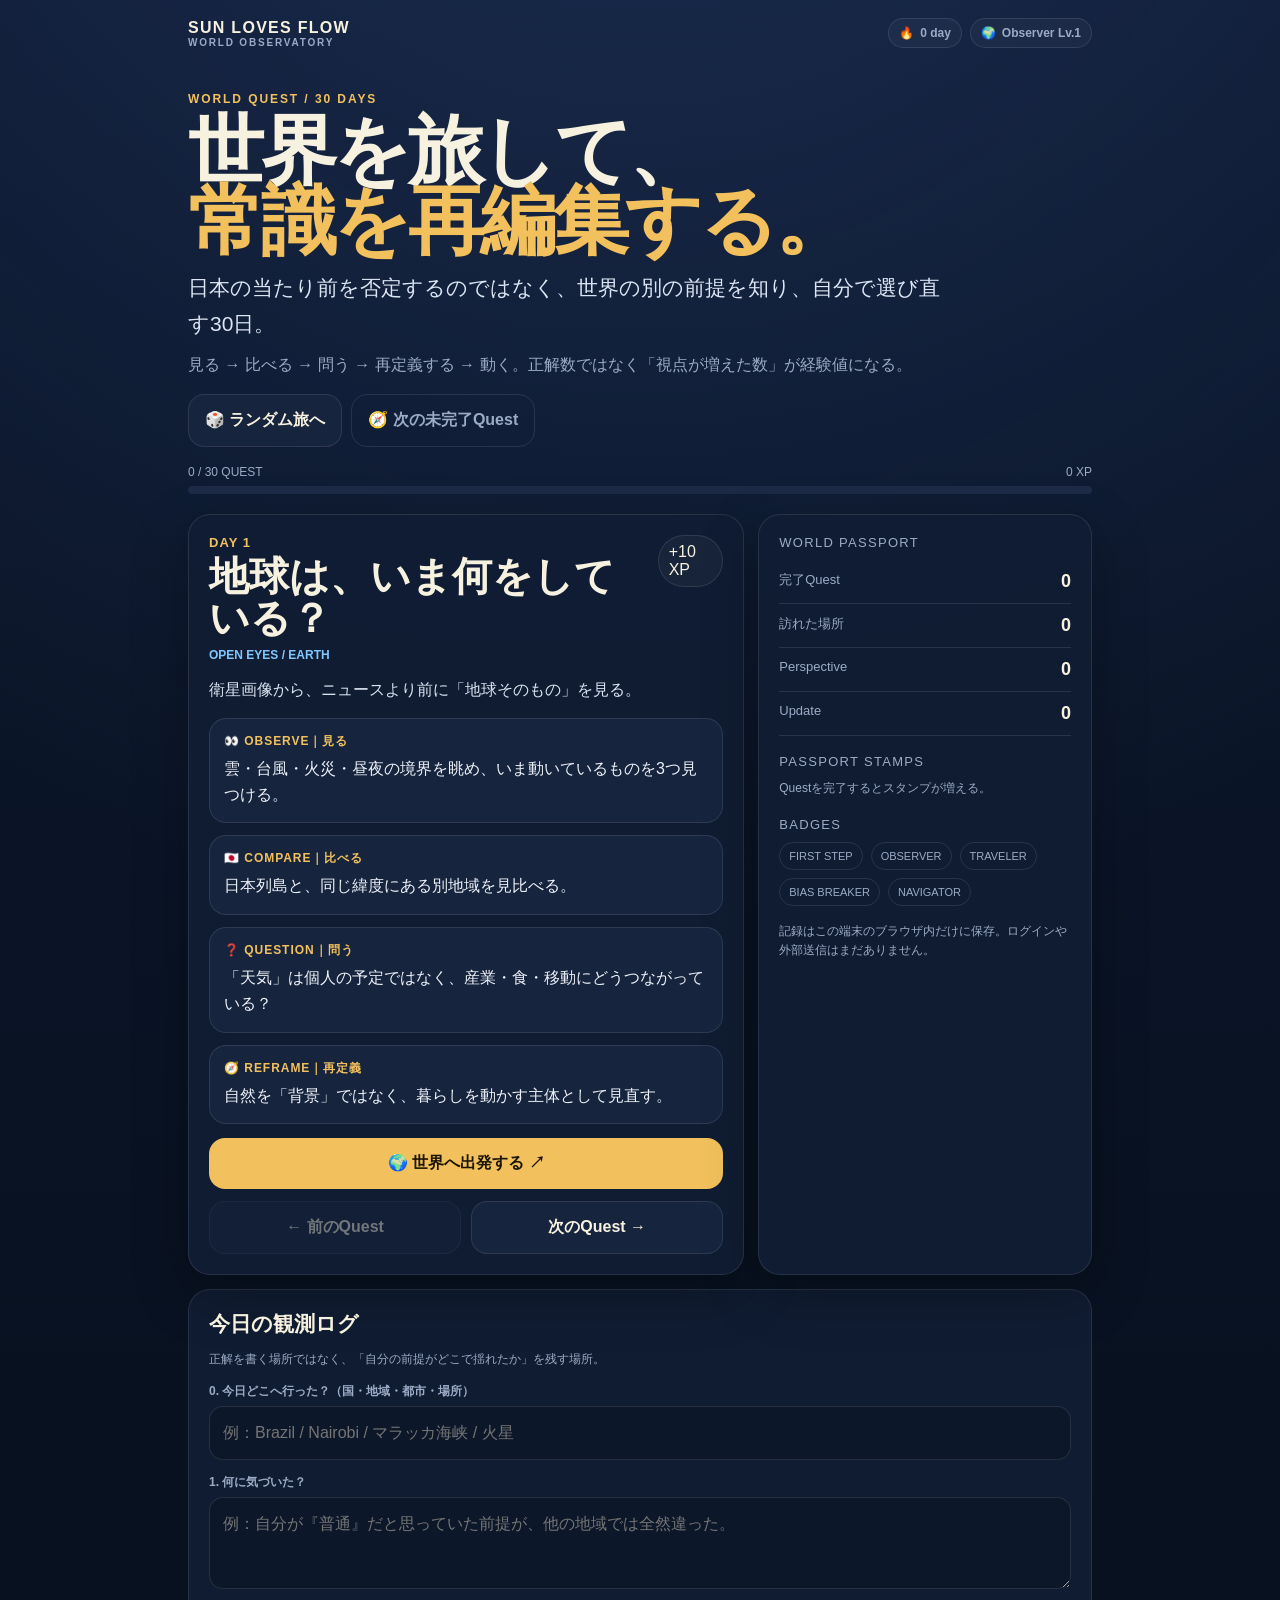
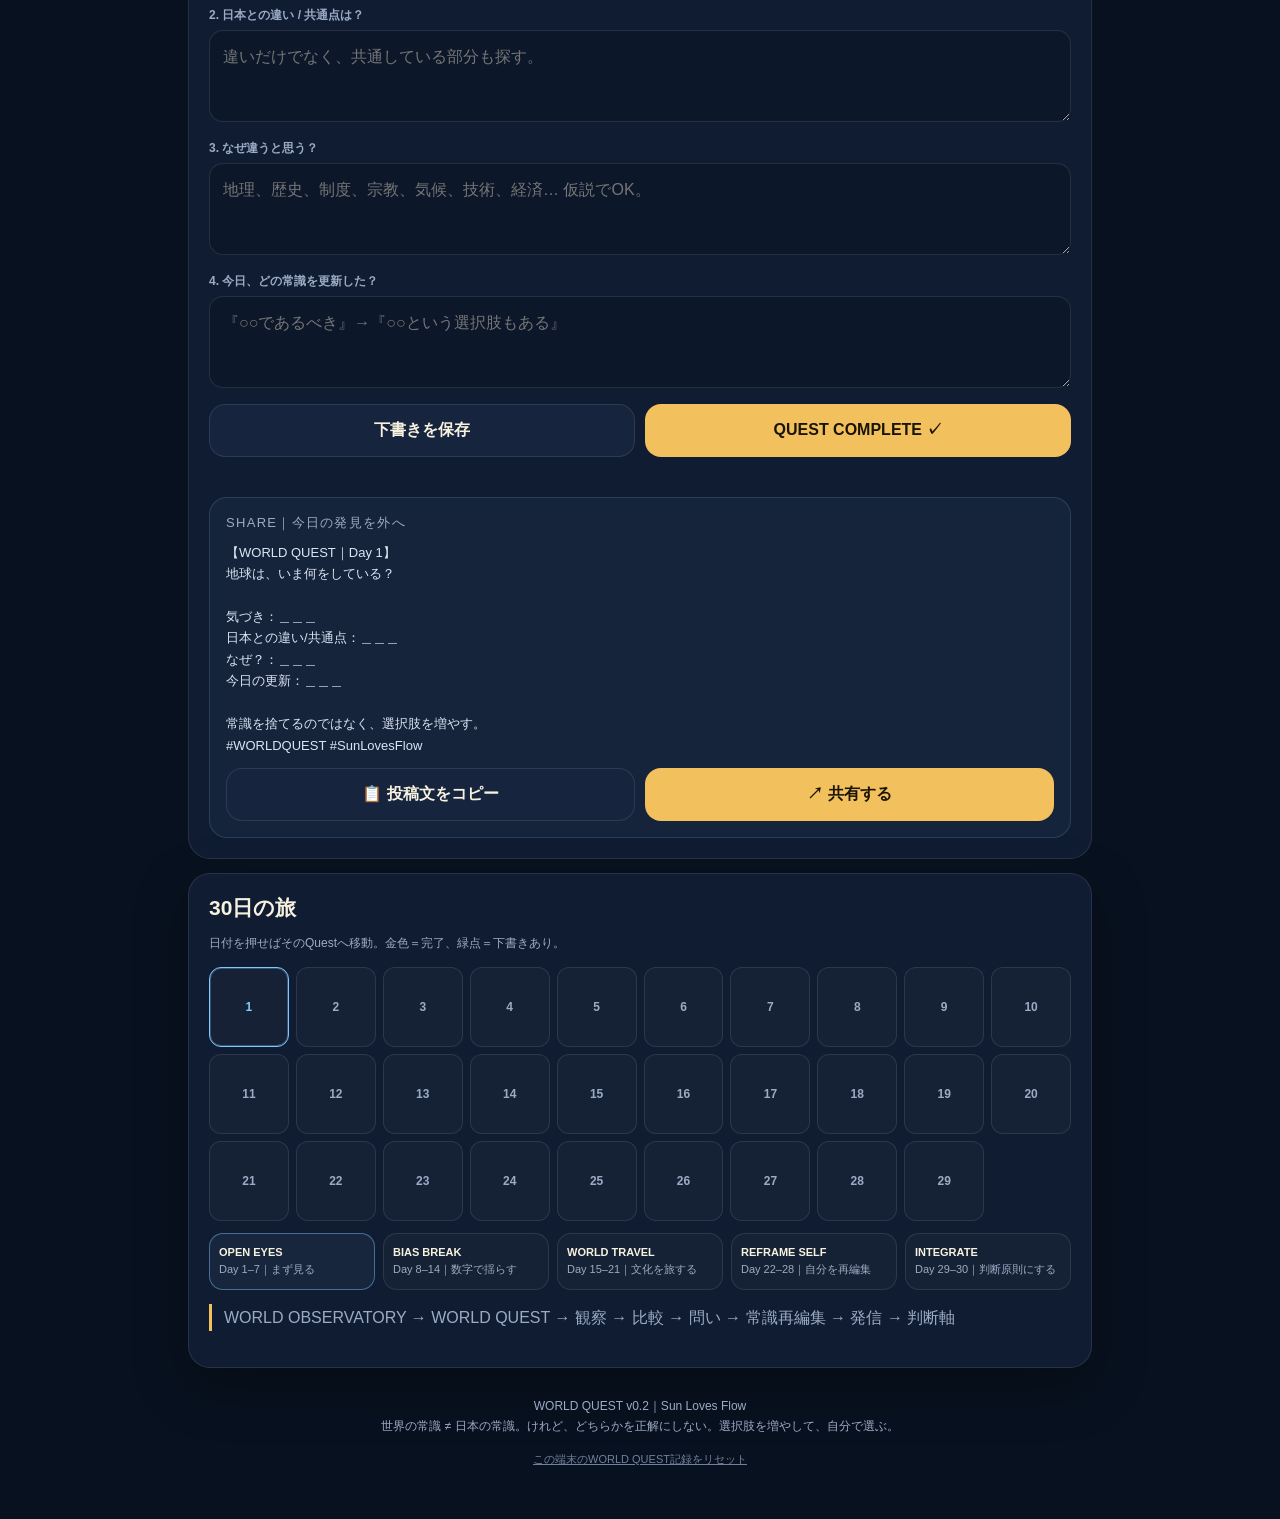
<file: worldquest/index.html>
<!DOCTYPE html>
<html lang="ja">
<head>
  <meta charset="UTF-8" />
  <meta name="viewport" content="width=device-width, initial-scale=1, viewport-fit=cover" />
  <meta name="theme-color" content="#08111f" />
  <meta name="apple-mobile-web-app-capable" content="yes" />
  <meta name="description" content="世界を旅しながら、常識を再編集する30日間のWORLD QUEST。" />
  <title>WORLD QUEST｜世界を旅して、常識を再編集する</title>
  <style>
    :root{
      --bg:#08111f;--bg2:#0d1830;--panel:#111d34;--panel2:#17243e;--text:#f7f2df;
      --muted:#9cabc5;--line:rgba(255,255,255,.10);--gold:#f2c15d;--sky:#80c7ff;--ok:#76d6a3;
      --danger:#ff9a9a;--radius:22px;--shadow:0 18px 55px rgba(0,0,0,.28)
    }
    *{box-sizing:border-box}html{background:var(--bg);scroll-behavior:smooth}body{margin:0;min-height:100vh;font-family:-apple-system,BlinkMacSystemFont,"Segoe UI","Hiragino Sans","Noto Sans JP",sans-serif;color:var(--text);background:radial-gradient(circle at 50% -10%,rgba(79,126,199,.20),transparent 36%),linear-gradient(180deg,var(--bg2),var(--bg) 48%)}
    a{color:inherit}.app{width:min(940px,100%);margin:0 auto;padding:max(18px,env(safe-area-inset-top)) 18px max(42px,env(safe-area-inset-bottom))}.top{display:flex;justify-content:space-between;align-items:center;gap:14px;margin-bottom:18px}.brand{font-weight:900;letter-spacing:.08em}.brand small{display:block;color:var(--muted);font-size:10px;letter-spacing:.18em}.level{display:flex;gap:8px;align-items:center;color:var(--muted);font-size:12px;flex-wrap:wrap;justify-content:flex-end}.pill{display:inline-flex;align-items:center;gap:6px;border:1px solid var(--line);border-radius:999px;padding:7px 10px;background:rgba(255,255,255,.035)}
    .hero{padding:26px 0 20px}.eyebrow{color:var(--gold);font-weight:900;letter-spacing:.16em;font-size:12px;text-transform:uppercase}.hero h1{font-size:clamp(38px,12vw,76px);line-height:.92;letter-spacing:-.045em;margin:10px 0 14px}.hero h1 span{display:block;color:var(--gold)}.lead{font-size:clamp(16px,4.4vw,21px);line-height:1.7;margin:0;color:#dce5f4;max-width:760px}.sublead{color:var(--muted);line-height:1.7;margin:10px 0 0}.hero-actions{display:flex;gap:9px;flex-wrap:wrap;margin-top:16px}.hero-actions button{width:auto}
    .progress-wrap{margin:18px 0 0}.progress-meta{display:flex;justify-content:space-between;color:var(--muted);font-size:12px;margin-bottom:7px}.progress{height:8px;background:#1d2b47;border-radius:999px;overflow:hidden}.progress>div{height:100%;width:0;background:linear-gradient(90deg,var(--gold),#ffe19a);transition:width .25s ease}
    .grid{display:grid;grid-template-columns:1.25fr .75fr;gap:14px}.card{background:rgba(17,29,52,.94);border:1px solid var(--line);border-radius:var(--radius);padding:20px;box-shadow:var(--shadow)}.card h2,.card h3{margin:0}.quest-head{display:flex;justify-content:space-between;gap:14px;align-items:flex-start}.day{color:var(--gold);font-weight:900;font-size:13px;letter-spacing:.08em}.quest-title{font-size:clamp(27px,7vw,40px);line-height:1.05;margin:5px 0 9px;font-weight:950}.category{color:var(--sky);font-size:12px;font-weight:800}.mission{color:#dbe4f3;line-height:1.7;margin:14px 0}.prompt{background:var(--panel2);border:1px solid var(--line);border-radius:17px;padding:14px;margin:12px 0}.prompt b{display:block;font-size:12px;color:var(--gold);letter-spacing:.08em;margin-bottom:6px}.prompt p{margin:0;line-height:1.65;color:#edf2f9}
    .launch,.primary,.secondary,.ghost{font:inherit;border-radius:16px;padding:15px 16px;font-weight:900;cursor:pointer}.launch,.primary{border:0;background:var(--gold);color:#1b1407}.secondary{border:1px solid var(--line);background:var(--panel2);color:var(--text)}.ghost{border:1px solid var(--line);background:transparent;color:var(--muted)}.launch{width:100%;display:flex;align-items:center;justify-content:center;text-decoration:none;margin-top:14px}.buttons{display:grid;grid-template-columns:1fr 1fr;gap:10px;margin-top:12px}.full{grid-column:1/-1}.launch:hover,.primary:hover{filter:brightness(1.05)}button:disabled{opacity:.42;cursor:not-allowed}
    .side-title{font-size:13px;color:var(--muted);letter-spacing:.1em;text-transform:uppercase;margin-bottom:10px}.stat{display:flex;justify-content:space-between;gap:12px;padding:11px 0;border-bottom:1px solid var(--line)}.stat:last-child{border-bottom:0}.stat b{font-size:18px}.stat span{color:var(--muted);font-size:13px}.badge-list,.stamp-list{display:flex;flex-wrap:wrap;gap:8px;margin-top:10px}.badge,.stamp{font-size:11px;border-radius:999px;padding:7px 9px;border:1px solid var(--line);color:var(--muted)}.badge.on{border-color:rgba(242,193,93,.48);color:var(--gold);background:rgba(242,193,93,.07)}.stamp{border-style:dashed;color:#dce5f4}.stamp strong{color:var(--gold)}
    .journal{margin-top:14px}.journal .card{box-shadow:none}label{display:block;color:var(--muted);font-size:12px;font-weight:800;margin:14px 0 6px}textarea,input{width:100%;border:1px solid var(--line);border-radius:14px;background:#0d172a;color:var(--text);padding:13px;font:inherit;line-height:1.6}textarea{min-height:92px;resize:vertical}input{min-height:48px}.saved{color:var(--ok);font-size:12px;min-height:18px;margin-top:8px}.small{color:var(--muted);font-size:12px;line-height:1.6}.section-title{font-size:21px;margin:0 0 5px}.phase-grid{display:grid;grid-template-columns:repeat(5,1fr);gap:8px;margin-top:12px}.phase{border:1px solid var(--line);border-radius:14px;padding:11px 9px;background:rgba(255,255,255,.025);font-size:11px;color:var(--muted);line-height:1.4}.phase strong{display:block;color:var(--text);margin-bottom:2px}.phase.active{border-color:rgba(128,199,255,.45);background:rgba(128,199,255,.06)}
    .calendar{display:grid;grid-template-columns:repeat(10,1fr);gap:7px;margin-top:14px}.day-cell{aspect-ratio:1;border:1px solid var(--line);border-radius:12px;background:rgba(255,255,255,.025);color:var(--muted);font-weight:900;cursor:pointer;font-size:12px;position:relative}.day-cell.active{border-color:var(--sky);color:var(--sky);box-shadow:inset 0 0 0 1px rgba(128,199,255,.3)}.day-cell.done{background:rgba(242,193,93,.10);border-color:rgba(242,193,93,.45);color:var(--gold)}.day-cell.draft:after{content:'';width:5px;height:5px;border-radius:50%;background:var(--ok);position:absolute;right:6px;top:6px}
    .share-box{margin-top:14px;background:rgba(128,199,255,.05);border:1px solid rgba(128,199,255,.17);border-radius:18px;padding:16px}.share-preview{white-space:pre-wrap;color:#dce5f4;line-height:1.65;font-size:13px;margin:10px 0 0}.share-actions{display:grid;grid-template-columns:1fr 1fr;gap:10px;margin-top:12px}.flow-note{border-left:3px solid var(--gold);padding-left:12px;color:var(--muted);line-height:1.7;margin-top:14px}.footer{padding:28px 4px 8px;color:var(--muted);font-size:12px;line-height:1.7;text-align:center}.reset{margin-top:12px;background:none;border:0;color:#72819d;text-decoration:underline;cursor:pointer;font:inherit;font-size:11px}
    @media(max-width:720px){.grid{grid-template-columns:1fr}.phase-grid{grid-template-columns:1fr}.phase{display:flex;justify-content:space-between;align-items:center}.top{align-items:flex-start}.hero{padding-top:12px}.card{padding:17px}.buttons,.share-actions{grid-template-columns:1fr}.full{grid-column:auto}.calendar{grid-template-columns:repeat(6,1fr)}.hero-actions button{flex:1;min-width:150px}}
  </style>
</head>
<body>
<main class="app">
  <header class="top">
    <div class="brand">SUN LOVES FLOW<small>WORLD OBSERVATORY</small></div>
    <div class="level">
      <span class="pill">🔥 <b id="streakLabel">0 day</b></span>
      <span class="pill">🌍 <b id="levelLabel">Observer Lv.1</b></span>
    </div>
  </header>

  <section class="hero">
    <div class="eyebrow">WORLD QUEST / 30 DAYS</div>
    <h1>世界を旅して、<span>常識を再編集する。</span></h1>
    <p class="lead">日本の当たり前を否定するのではなく、世界の別の前提を知り、自分で選び直す30日。</p>
    <p class="sublead">見る → 比べる → 問う → 再定義する → 動く。正解数ではなく「視点が増えた数」が経験値になる。</p>
    <div class="hero-actions">
      <button id="randomBtn" class="secondary">🎲 ランダム旅へ</button>
      <button id="nextOpenBtn" class="ghost">🧭 次の未完了Quest</button>
    </div>
    <div class="progress-wrap">
      <div class="progress-meta"><span id="progressText">0 / 30 QUEST</span><span id="xpText">0 XP</span></div>
      <div class="progress"><div id="progressBar"></div></div>
    </div>
  </section>

  <section class="grid">
    <article class="card">
      <div class="quest-head">
        <div><div class="day" id="dayLabel">DAY 1</div><div class="quest-title" id="questTitle"></div><div class="category" id="questCategory"></div></div>
        <span class="pill" id="questXp">+10 XP</span>
      </div>
      <p class="mission" id="questMission"></p>
      <div class="prompt"><b>👀 OBSERVE｜見る</b><p id="observe"></p></div>
      <div class="prompt"><b>🇯🇵 COMPARE｜比べる</b><p id="compare"></p></div>
      <div class="prompt"><b>❓ QUESTION｜問う</b><p id="question"></p></div>
      <div class="prompt"><b>🧭 REFRAME｜再定義</b><p id="reframe"></p></div>
      <a id="launch" class="launch" target="_blank" rel="noopener noreferrer">🌍 世界へ出発する ↗</a>
      <div class="buttons">
        <button id="prevBtn" class="secondary">← 前のQuest</button>
        <button id="nextBtn" class="secondary">次のQuest →</button>
      </div>
    </article>

    <aside class="card">
      <div class="side-title">WORLD PASSPORT</div>
      <div class="stat"><span>完了Quest</span><b id="doneStat">0</b></div>
      <div class="stat"><span>訪れた場所</span><b id="placeStat">0</b></div>
      <div class="stat"><span>Perspective</span><b id="perspectiveStat">0</b></div>
      <div class="stat"><span>Update</span><b id="updateStat">0</b></div>
      <div class="side-title" style="margin-top:18px">PASSPORT STAMPS</div>
      <div class="stamp-list" id="stamps"></div>
      <div class="side-title" style="margin-top:18px">BADGES</div>
      <div class="badge-list" id="badges"></div>
      <p class="small" style="margin-top:16px">記録はこの端末のブラウザ内だけに保存。ログインや外部送信はまだありません。</p>
    </aside>
  </section>

  <section class="journal">
    <div class="card">
      <h2 class="section-title">今日の観測ログ</h2>
      <p class="small">正解を書く場所ではなく、「自分の前提がどこで揺れたか」を残す場所。</p>
      <label for="place">0. 今日どこへ行った？（国・地域・都市・場所）</label>
      <input id="place" placeholder="例：Brazil / Nairobi / マラッカ海峡 / 火星" />
      <label for="notice">1. 何に気づいた？</label>
      <textarea id="notice" placeholder="例：自分が『普通』だと思っていた前提が、他の地域では全然違った。"></textarea>
      <label for="japan">2. 日本との違い / 共通点は？</label>
      <textarea id="japan" placeholder="違いだけでなく、共通している部分も探す。"></textarea>
      <label for="why">3. なぜ違うと思う？</label>
      <textarea id="why" placeholder="地理、歴史、制度、宗教、気候、技術、経済… 仮説でOK。"></textarea>
      <label for="update">4. 今日、どの常識を更新した？</label>
      <textarea id="update" placeholder="『○○であるべき』→『○○という選択肢もある』"></textarea>
      <div class="buttons">
        <button id="saveBtn" class="secondary">下書きを保存</button>
        <button id="completeBtn" class="primary">QUEST COMPLETE ✓</button>
      </div>
      <div class="saved" id="savedMsg"></div>

      <div class="share-box">
        <div class="side-title">SHARE｜今日の発見を外へ</div>
        <div id="sharePreview" class="share-preview"></div>
        <div class="share-actions">
          <button id="copyBtn" class="secondary">📋 投稿文をコピー</button>
          <button id="shareBtn" class="primary">↗ 共有する</button>
        </div>
      </div>
    </div>
  </section>

  <section class="card" style="margin-top:14px">
    <h2 class="section-title">30日の旅</h2>
    <p class="small">日付を押せばそのQuestへ移動。金色＝完了、緑点＝下書きあり。</p>
    <div class="calendar" id="calendar"></div>
    <div class="phase-grid" id="phaseGrid"></div>
    <p class="flow-note">WORLD OBSERVATORY → WORLD QUEST → 観察 → 比較 → 問い → 常識再編集 → 発信 → 判断軸</p>
  </section>

  <footer class="footer">
    WORLD QUEST v0.2｜Sun Loves Flow<br>
    世界の常識 ≠ 日本の常識。けれど、どちらかを正解にしない。選択肢を増やして、自分で選ぶ。
    <br><button id="resetBtn" class="reset">この端末のWORLD QUEST記録をリセット</button>
  </footer>
</main>

<script>
(() => {
  const quests = [
    {t:'地球は、いま何をしている？',c:'OPEN EYES / EARTH',u:'https://zoom.earth/',m:'衛星画像から、ニュースより前に「地球そのもの」を見る。',o:'雲・台風・火災・昼夜の境界を眺め、いま動いているものを3つ見つける。',cp:'日本列島と、同じ緯度にある別地域を見比べる。',q:'「天気」は個人の予定ではなく、産業・食・移動にどうつながっている？',r:'自然を「背景」ではなく、暮らしを動かす主体として見直す。'},
    {t:'空には国境がある？',c:'OPEN EYES / TRANSPORT',u:'https://www.flightradar24.com/',m:'世界の航空交通をリアルタイムで眺める。',o:'飛行機が密集している地域と空白の地域を探す。',cp:'日本周辺と欧州・北米・アフリカの空を比べる。',q:'人・物・経済の流れは、地図の国境と同じ形をしている？',r:'「国」を面ではなく、移動のネットワークとして見る。'},
    {t:'海は道路だった',c:'OPEN EYES / LOGISTICS',u:'https://www.marinetraffic.com/',m:'海運から、普段見えない物流を観測する。',o:'港の周辺にどれだけ船が集まっているかを見る。',cp:'東京湾と世界の主要港湾周辺を比べる。',q:'今日使った物のうち、海を渡ってきたものは何個ある？',r:'消費を「店で買う」から「世界の流れを受け取る」へ再定義する。'},
    {t:'風は国境を読まない',c:'OPEN EYES / WEATHER',u:'https://www.windy.com/',m:'風・気圧・降水を一続きの地球として見る。',o:'日本の風が、どこから来てどこへ抜けているか追う。',cp:'日本と別大陸で、風のスケール感を比べる。',q:'農業・漁業・交通・災害は、風にどれだけ依存している？',r:'天気予報を「傘の要否」から「生活インフラ観測」に広げる。'},
    {t:'地面は止まっていない',c:'OPEN EYES / GEOLOGY',u:'https://earthquake.usgs.gov/earthquakes/map/',m:'世界の地震分布から、地球の構造を見る。',o:'地震が線状に集まる場所を探す。',cp:'日本と地震の少ない地域を比べる。',q:'「安全な土地」という言葉は何を意味する？',r:'土地選びを価格・駅距離だけでなく、地学の時間軸まで広げる。'},
    {t:'地図は真実そのもの？',c:'OPEN EYES / MAP',u:'https://www.thetruesize.com/',m:'地図投影が作るサイズ感の錯覚を体験する。',o:'日本やグリーンランド、アフリカを別緯度へ動かす。',cp:'頭の中の国土サイズと実際の比較結果を照合する。',q:'地図の見え方は、世界観にどんな影響を与える？',r:'「見えている形」と「実際」を分けて考える癖をつける。'},
    {t:'知らない街の窓を開ける',c:'OPEN EYES / DAILY LIFE',u:'https://www.window-swap.com/',m:'誰かの日常の窓から、観光地ではない世界を見る。',o:'景色・音・建物・光・生活感を5つ観察する。',cp:'自分の窓の外と比べる。',q:'自分が「普通の家」「普通の街」と呼ぶ基準はどこで作られた？',r:'世界理解をニュースからだけでなく、日常の質感からも作る。'},
    {t:'世界は思ったより良い？悪い？',c:'BIAS BREAK / DATA',u:'https://www.gapminder.org/',m:'直感とデータのズレを体験する。',o:'Gapminderのクイズや可視化をひとつ試す。',cp:'答える前の予想と、データを見た後を比べる。',q:'悲観・楽観のどちらが間違いではなく、何を見落としていた？',r:'「知っているつもり」を、検証可能な仮説へ変える。'},
    {t:'長生きは当たり前？',c:'BIAS BREAK / HEALTH',u:'https://ourworldindata.org/life-expectancy',m:'平均寿命の長期変化と地域差を見る。',o:'100年以上の時間軸で変化を眺める。',cp:'日本と3地域を比べる。',q:'寿命を伸ばした要因は医療だけだろうか？',r:'健康を個人努力だけでなく、衛生・制度・食・環境を含むシステムとして見る。'},
    {t:'豊かさ＝お金？',c:'BIAS BREAK / ECONOMY',u:'https://data.worldbank.org/',m:'所得以外の指標も使って「豊かさ」を眺める。',o:'GDP以外に教育・人口・健康など1指標を開く。',cp:'所得順位と別指標の順位が同じかを見る。',q:'自分が豊かさを測るなら、何を3指標にする？',r:'豊かさを単一スコアから複数軸へ変える。'},
    {t:'人口は増え続ける？',c:'BIAS BREAK / POPULATION',u:'https://ourworldindata.org/population-growth',m:'人口の変化を長期データで見る。',o:'増えている地域・減っている地域を確認する。',cp:'日本と世界全体のトレンドを比べる。',q:'人口増減は「良い・悪い」だけで語れる？',r:'人口問題を人数ではなく、年齢構成・地域・制度まで含めて考える。'},
    {t:'森はどこで消え、どこで戻る？',c:'BIAS BREAK / NATURE',u:'https://www.globalforestwatch.org/',m:'森林変化を地図で観測する。',o:'森林減少が目立つ地域を1つ探す。',cp:'日本の森林事情と、熱帯地域を比べる。',q:'食・木材・エネルギー・都市化のどれが森林とつながる？',r:'環境問題を遠い話から、自分の消費との接点へ戻す。'},
    {t:'数字は物語になる',c:'BIAS BREAK / STORY',u:'https://pudding.cool/',m:'データを「読む」ではなく「体験する」表現を見る。',o:'1作品を選び、どこで理解が進んだか観察する。',cp:'普通の表やグラフで見た場合と比べる。',q:'情報は正しさだけでなく、伝わり方で価値が変わる？',r:'発信を「説明」から「体験設計」へ広げる。'},
    {t:'見せ方が認知を作る',c:'BIAS BREAK / VISUAL',u:'https://www.informationisbeautiful.net/',m:'可視化そのものを観察対象にする。',o:'気になった図を1つ選び、何が一瞬で理解できるか見る。',cp:'文章だけだったら理解しづらい点を考える。',q:'自分の発信で「言葉より図」が向くものは何？',r:'理解力の問題と情報設計の問題を分ける。'},
    {t:'ランダムな場所へ飛ぶ',c:'WORLD TRAVEL / SERENDIPITY',u:'https://www.mapcrunch.com/',m:'自分で選ばない場所に出会う。',o:'ランダム地点で建物・道路・植物・看板を観察する。',cp:'日本の同規模の場所を思い浮かべる。',q:'知らない場所でも「暮らし」を推測できる手掛かりは何？',r:'偶然をノイズではなく、視野を広げる装置として使う。'},
    {t:'観光地じゃない旅をする',c:'WORLD TRAVEL / CITY',u:'https://virtualvacation.us/',m:'都市を歩く視点で疑似旅行する。',o:'歩く速度で街の情報量を感じる。',cp:'東京・立川・自分の生活圏と比べる。',q:'歩きやすさ・治安感・店・余白は何で決まる？',r:'都市を「便利かどうか」だけでなく、身体感覚で評価する。'},
    {t:'変な場所には理由がある',c:'WORLD TRAVEL / CULTURE',u:'https://www.atlasobscura.com/',m:'普通の観光ガイドに載らない文化・場所を知る。',o:'気になる場所を1つ選び、背景を読む。',cp:'日本にも似た「地域だけの特異な文化」がないか考える。',q:'文化は合理性だけで生まれる？',r:'「変わっている」を、歴史を持ったローカルな合理性として見る。'},
    {t:'過去の地図で現在を見る',c:'WORLD TRAVEL / HISTORY',u:'https://www.oldmapsonline.org/',m:'同じ土地を、別の時代から見る。',o:'知っている地域の古地図を探す。',cp:'現在の道路・川・街区と比較する。',q:'今の街の形に、昔の地形や産業はどれだけ残っている？',r:'場所を「現在の住所」ではなく時間の積層として見る。'},
    {t:'音楽で時代旅行する',c:'WORLD TRAVEL / MUSIC',u:'https://radiooooo.com/',m:'国×年代を耳から旅する。',o:'自分が生まれる前の年代を3地域で聴く。',cp:'同じ年代の日本の音楽感覚と比べる。',q:'技術・政治・経済・若者文化は音にどう出る？',r:'歴史を出来事だけでなく、身体で感じる空気として捉える。'},
    {t:'美術館を横断する',c:'WORLD TRAVEL / ART',u:'https://artsandculture.google.com/',m:'国境を越えて美術・建築・文化を眺める。',o:'普段選ばない地域の作品を1つ選ぶ。',cp:'日本美術と、構図・色・人物の扱いを比べる。',q:'「美しい」は普遍か、学習されたものか？',r:'好みを固定された性格ではなく、育てられる感覚として見る。'},
    {t:'人類の記憶庫へ入る',c:'WORLD TRAVEL / ARCHIVE',u:'https://archive.org/',m:'現在のWebの外にある、人類の蓄積を覗く。',o:'古い本・映像・ソフトなど1つ探索する。',cp:'いま検索で上位に出る情報との違いを見る。',q:'残る情報と消える情報は、誰が決める？',r:'「最新＝価値が高い」という前提を一度外す。'},
    {t:'自分の18歳までを地図化する',c:'REFRAME SELF / MEMORY',u:'https://en.wikipedia.org/wiki/Special:Random',m:'ランダム知識をきっかけに、自分の前提の出所を探る。',o:'出た記事から「自分はこれをどう判断した？」を見る。',cp:'その判断を、家族・学校・地域・テレビ・部活のどこで学んだか考える。',q:'それは自分で選んだ価値観？それとも引き継いだ価値観？',r:'常識を「自分そのもの」ではなく、更新可能な履歴として見る。'},
    {t:'スケールを壊す',c:'REFRAME SELF / SCALE',u:'https://htwins.net/scale2/',m:'原子から宇宙までスケールを動かす。',o:'自分の身体より小さい世界と大きい世界を行き来する。',cp:'今日悩んでいたことを、このスケール感で見直す。',q:'大きさを変えると、重要度の感じ方はどう変わる？',r:'問題そのものだけでなく、見るスケールを選べると知る。'},
    {t:'地球を外から見る',c:'REFRAME SELF / SPACE',u:'https://eyes.nasa.gov/',m:'地球を「住んでいる場所」ではなく天体として眺める。',o:'太陽系の中で地球を見つけ、その小ささを感じる。',cp:'国境のある地図と、宇宙からの地球を比べる。',q:'宇宙から見えない境界に、私たちはどれだけ意味を与えている？',r:'所属を大事にしながら、所属だけに閉じない視点を持つ。'},
    {t:'空を共有している',c:'REFRAME SELF / SKY',u:'https://stellarium-web.org/',m:'場所を変えて、見える空を比べる。',o:'東京と南半球など別地域の星空を見る。',cp:'同じ地球でも「当たり前の夜空」が違うことを確認する。',q:'自分の世界観は、見えているものの範囲にどれだけ依存する？',r:'見えないことを「ない」と判断しない。'},
    {t:'科学ニュースを一段深く読む',c:'REFRAME SELF / SCIENCE',u:'https://www.sciencedaily.com/',m:'見出しから先へ進み、情報の出所を意識する。',o:'気になる研究ニュースを1つ読む。',cp:'見出しの印象と本文の慎重さを比べる。',q:'何が事実で、何が解釈で、何がまだ仮説？',r:'「科学が言っている」を、根拠の段階まで分けて扱う。'},
    {t:'未完成の知を読む',c:'REFRAME SELF / PAPERS',u:'https://arxiv.org/',m:'研究が完成品になる前のプレプリント文化を覗く。',o:'AI・教育・スポーツなど興味分野で1本検索する。',cp:'ニュース記事と論文要旨の言い方の違いを見る。',q:'最新情報を早く知ることと、確からしく知ることは同じ？',r:'速度と確度を別軸で扱う。'},
    {t:'自分の常識を10個監査する',c:'INTEGRATE / AUDIT',u:'https://ourworldindata.org/',m:'この28日で揺れた前提を棚卸しする。',o:'過去ログを見返し、「前は当然だと思っていたこと」を10個書く。',cp:'いまも残す常識 / 更新する常識 / 保留する常識に分ける。',q:'その常識は、自分や周囲を助けている？それとも選択肢を狭めている？',r:'常識を敵にせず、定期的に点検する道具へ変える。'},
    {t:'WORLD NAVIGATORになる',c:'INTEGRATE / DECLARATION',u:'https://observablehq.com/',m:'30日の観測を、自分の新しい判断原則へ変える。',o:'30日分のメモから繰り返し現れたテーマを3つ探す。',cp:'Day1の自分と今の自分で、世界の見え方がどう違うか書く。',q:'これから何を「自分で確かめる」人でありたい？',r:'最後に5つの原則を作る。例：一つの国・一つの数字・一つの物語だけで決めない。'}
  ];

  const phases=[
    ['OPEN EYES','Day 1–7｜まず見る'],['BIAS BREAK','Day 8–14｜数字で揺らす'],['WORLD TRAVEL','Day 15–21｜文化を旅する'],['REFRAME SELF','Day 22–28｜自分を再編集'],['INTEGRATE','Day 29–30｜判断原則にする']
  ];
  const badgeDefs=[['first','FIRST STEP',1],['observer','OBSERVER',5],['traveler','TRAVELER',10],['breaker','BIAS BREAKER',15],['navigator','NAVIGATOR',30]];
  const key='worldQuestV01';
  const $=id=>document.getElementById(id);
  const escapeHtml=s=>String(s).replace(/[&<>"']/g,c=>({'&':'&amp;','<':'&lt;','>':'&gt;','"':'&quot;',"'":'&#39;'}[c]));
  let state=JSON.parse(localStorage.getItem(key)||'{"current":0,"logs":{},"completed":[]}');
  if(!Array.isArray(state.completed))state.completed=[];
  if(!state.logs)state.logs={};
  if(typeof state.current!=='number')state.current=0;
  if(!state.completedAt)state.completedAt={};
  if(!Array.isArray(state.sharedDays))state.sharedDays=[];
  if(!state.launches)state.launches={};
  state.version=2;

  function save(){localStorage.setItem(key,JSON.stringify(state))}
  function current(){return quests[Math.max(0,Math.min(quests.length-1,state.current))]}
  function level(done){if(done>=30)return['World Navigator',6];if(done>=24)return['Translator',5];if(done>=18)return['Reframer',4];if(done>=12)return['Questioner',3];if(done>=5)return['Comparator',2];return['Observer',1]}
  function activePhase(i){if(i<7)return 0;if(i<14)return 1;if(i<21)return 2;if(i<28)return 3;return 4}
  function logFor(i){return state.logs[i]||{place:'',notice:'',japan:'',why:'',update:''}}
  function localDay(d=new Date()){const y=d.getFullYear(),m=String(d.getMonth()+1).padStart(2,'0'),day=String(d.getDate()).padStart(2,'0');return `${y}-${m}-${day}`}
  function iconFor(c){if(c.includes('EARTH')||c.includes('NATURE')||c.includes('GEOLOGY'))return'🌎';if(c.includes('TRANSPORT')||c.includes('LOGISTICS'))return'✈️';if(c.includes('MAP')||c.includes('CITY'))return'🗺️';if(c.includes('DATA')||c.includes('ECONOMY')||c.includes('HEALTH')||c.includes('POPULATION'))return'📊';if(c.includes('MUSIC'))return'🎧';if(c.includes('ART'))return'🎨';if(c.includes('SPACE')||c.includes('SKY')||c.includes('SCALE'))return'✨';if(c.includes('SCIENCE')||c.includes('PAPERS'))return'🔬';if(c.includes('HISTORY')||c.includes('ARCHIVE')||c.includes('MEMORY'))return'📜';return'🧭'}
  function visitedPlaces(){return [...new Set(Object.values(state.logs).map(x=>(x.place||'').trim()).filter(Boolean))]}
  function perspectiveCount(){return Object.values(state.logs).filter(x=>[x.notice,x.japan,x.why,x.update].filter(v=>v&&v.trim()).length>=2).length}
  function updateCount(){return Object.values(state.logs).filter(x=>x.update&&x.update.trim()).length}
  function streak(){
    const dates=[...new Set(Object.values(state.completedAt||{}).filter(Boolean))].sort();
    if(!dates.length)return 0;
    const today=localDay(),y=new Date();y.setDate(y.getDate()-1);const yesterday=localDay(y);
    if(!dates.includes(today)&&!dates.includes(yesterday))return 0;
    let cursor=new Date(dates.includes(today)?today:yesterday),count=0,set=new Set(dates);
    while(set.has(localDay(cursor))){count++;cursor.setDate(cursor.getDate()-1)}
    return count;
  }
  function hasDraft(i){const l=state.logs[i];return !!(l&&[l.place,l.notice,l.japan,l.why,l.update].some(v=>v&&v.trim()))}
  function nextOpen(){const n=quests.findIndex((_,i)=>!state.completed.includes(i));return n===-1?state.current:n}
  function shareText(i=state.current){
    const q=quests[i],l=logFor(i),where=l.place?`\n旅先：${l.place}`:'';
    const notice=l.notice||'＿＿＿',japan=l.japan||'＿＿＿',why=l.why||'＿＿＿',update=l.update||'＿＿＿';
    return `【WORLD QUEST｜Day ${i+1}】\n${q.t}${where}\n\n気づき：${notice}\n日本との違い/共通点：${japan}\nなぜ？：${why}\n今日の更新：${update}\n\n常識を捨てるのではなく、選択肢を増やす。\n#WORLDQUEST #SunLovesFlow`;
  }
  function markShared(){if(!state.sharedDays.includes(state.current)){state.sharedDays.push(state.current);state.sharedDays.sort((a,b)=>a-b);save()}}
  function gotoQuest(i){persistLog(false);state.current=Math.max(0,Math.min(quests.length-1,i));save();render(true)}

  function renderCalendar(){
    $('calendar').innerHTML=quests.map((_,i)=>`<button class="day-cell ${i===state.current?'active':''} ${state.completed.includes(i)?'done':''} ${hasDraft(i)?'draft':''}" data-day="${i}" aria-label="Day ${i+1}">${i+1}</button>`).join('');
  }
  function renderStamps(){
    const done=[...state.completed].sort((a,b)=>b-a).slice(0,10);
    $('stamps').innerHTML=done.length?done.map(i=>{const l=logFor(i),label=escapeHtml(l.place||`DAY ${i+1}`);return `<span class="stamp">${iconFor(quests[i].c)} <strong>${label}</strong></span>`}).join(''):'<span class="small">Questを完了するとスタンプが増える。</span>';
  }
  function render(scrollTop=true){
    const q=current(),i=state.current,done=state.completed.length,xp=done*10+state.sharedDays.length*5,lv=level(done);
    $('dayLabel').textContent=`DAY ${i+1}`;$('questTitle').textContent=q.t;$('questCategory').textContent=q.c;$('questMission').textContent=q.m;
    $('observe').textContent=q.o;$('compare').textContent=q.cp;$('question').textContent=q.q;$('reframe').textContent=q.r;$('launch').href=q.u;$('questXp').textContent=state.completed.includes(i)?'✓ COMPLETE':'+10 XP';
    $('prevBtn').disabled=i===0;$('nextBtn').disabled=i===quests.length-1;$('progressText').textContent=`${done} / 30 QUEST`;$('xpText').textContent=`${xp} XP`;$('progressBar').style.width=`${done/30*100}%`;
    $('doneStat').textContent=done;$('placeStat').textContent=visitedPlaces().length;$('perspectiveStat').textContent=perspectiveCount();$('updateStat').textContent=updateCount();$('levelLabel').textContent=`${lv[0]} Lv.${lv[1]}`;$('streakLabel').textContent=`${streak()} day`;
    const log=logFor(i);$('place').value=log.place||'';$('notice').value=log.notice||'';$('japan').value=log.japan||'';$('why').value=log.why||'';$('update').value=log.update||'';
    $('completeBtn').textContent=state.completed.includes(i)?'COMPLETED ✓':'QUEST COMPLETE ✓';$('completeBtn').disabled=state.completed.includes(i);
    $('badges').innerHTML=badgeDefs.map(([id,name,n])=>`<span class="badge ${done>=n?'on':''}">${done>=n?'✓ ':''}${name}</span>`).join('');
    $('phaseGrid').innerHTML=phases.map((p,idx)=>`<div class="phase ${idx===activePhase(i)?'active':''}"><strong>${p[0]}</strong><span>${p[1]}</span></div>`).join('');
    $('sharePreview').textContent=shareText(i);renderCalendar();renderStamps();$('savedMsg').textContent='';if(scrollTop)window.scrollTo({top:0,behavior:'smooth'});
  }

  function persistLog(showMessage=true){state.logs[state.current]={place:$('place').value.trim(),notice:$('notice').value.trim(),japan:$('japan').value.trim(),why:$('why').value.trim(),update:$('update').value.trim()};save();if(showMessage)$('savedMsg').textContent='この端末に保存した。';$('sharePreview').textContent=shareText()}
  async function copyShare(){persistLog(false);const text=shareText();try{await navigator.clipboard.writeText(text);markShared();render(false);$('savedMsg').textContent='投稿文をコピーした。+5 XP'}catch(_){$('savedMsg').textContent='コピーできなかったため、下の文章を長押ししてコピーしてね。'}}
  async function nativeShare(){persistLog(false);const text=shareText();if(navigator.share){try{await navigator.share({title:`WORLD QUEST｜Day ${state.current+1}`,text,url:location.href});markShared();render(false);$('savedMsg').textContent='共有した。+5 XP';return}catch(e){if(e&&e.name==='AbortError')return}}await copyShare()}

  $('saveBtn').onclick=()=>persistLog(true);
  $('completeBtn').onclick=()=>{persistLog(false);if(!state.completed.includes(state.current)){state.completed.push(state.current);state.completed.sort((a,b)=>a-b);state.completedAt[state.current]=localDay();save()}render(false);$('savedMsg').textContent='+10 XP｜QUEST COMPLETE！'};
  $('prevBtn').onclick=()=>gotoQuest(state.current-1);
  $('nextBtn').onclick=()=>gotoQuest(state.current+1);
  $('nextOpenBtn').onclick=()=>gotoQuest(nextOpen());
  $('randomBtn').onclick=()=>{const open=quests.map((_,i)=>i).filter(i=>!state.completed.includes(i)&&i!==state.current),pool=open.length?open:quests.map((_,i)=>i).filter(i=>i!==state.current);gotoQuest(pool[Math.floor(Math.random()*pool.length)]||0)};
  $('launch').onclick=()=>{state.launches[state.current]=(state.launches[state.current]||0)+1;save()};
  $('calendar').onclick=e=>{const b=e.target.closest('[data-day]');if(b)gotoQuest(Number(b.dataset.day))};
  ['place','notice','japan','why','update'].forEach(id=>$(id).addEventListener('input',()=>{$('sharePreview').textContent=shareText()}));
  $('copyBtn').onclick=copyShare;$('shareBtn').onclick=nativeShare;
  $('resetBtn').onclick=()=>{if(confirm('この端末のWORLD QUEST進捗と観測ログをすべて消しますか？')){localStorage.removeItem(key);state={version:2,current:0,logs:{},completed:[],completedAt:{},sharedDays:[],launches:{}};render(true)}};
  save();render(false);
})();
</script>
</body>
</html>
</file>
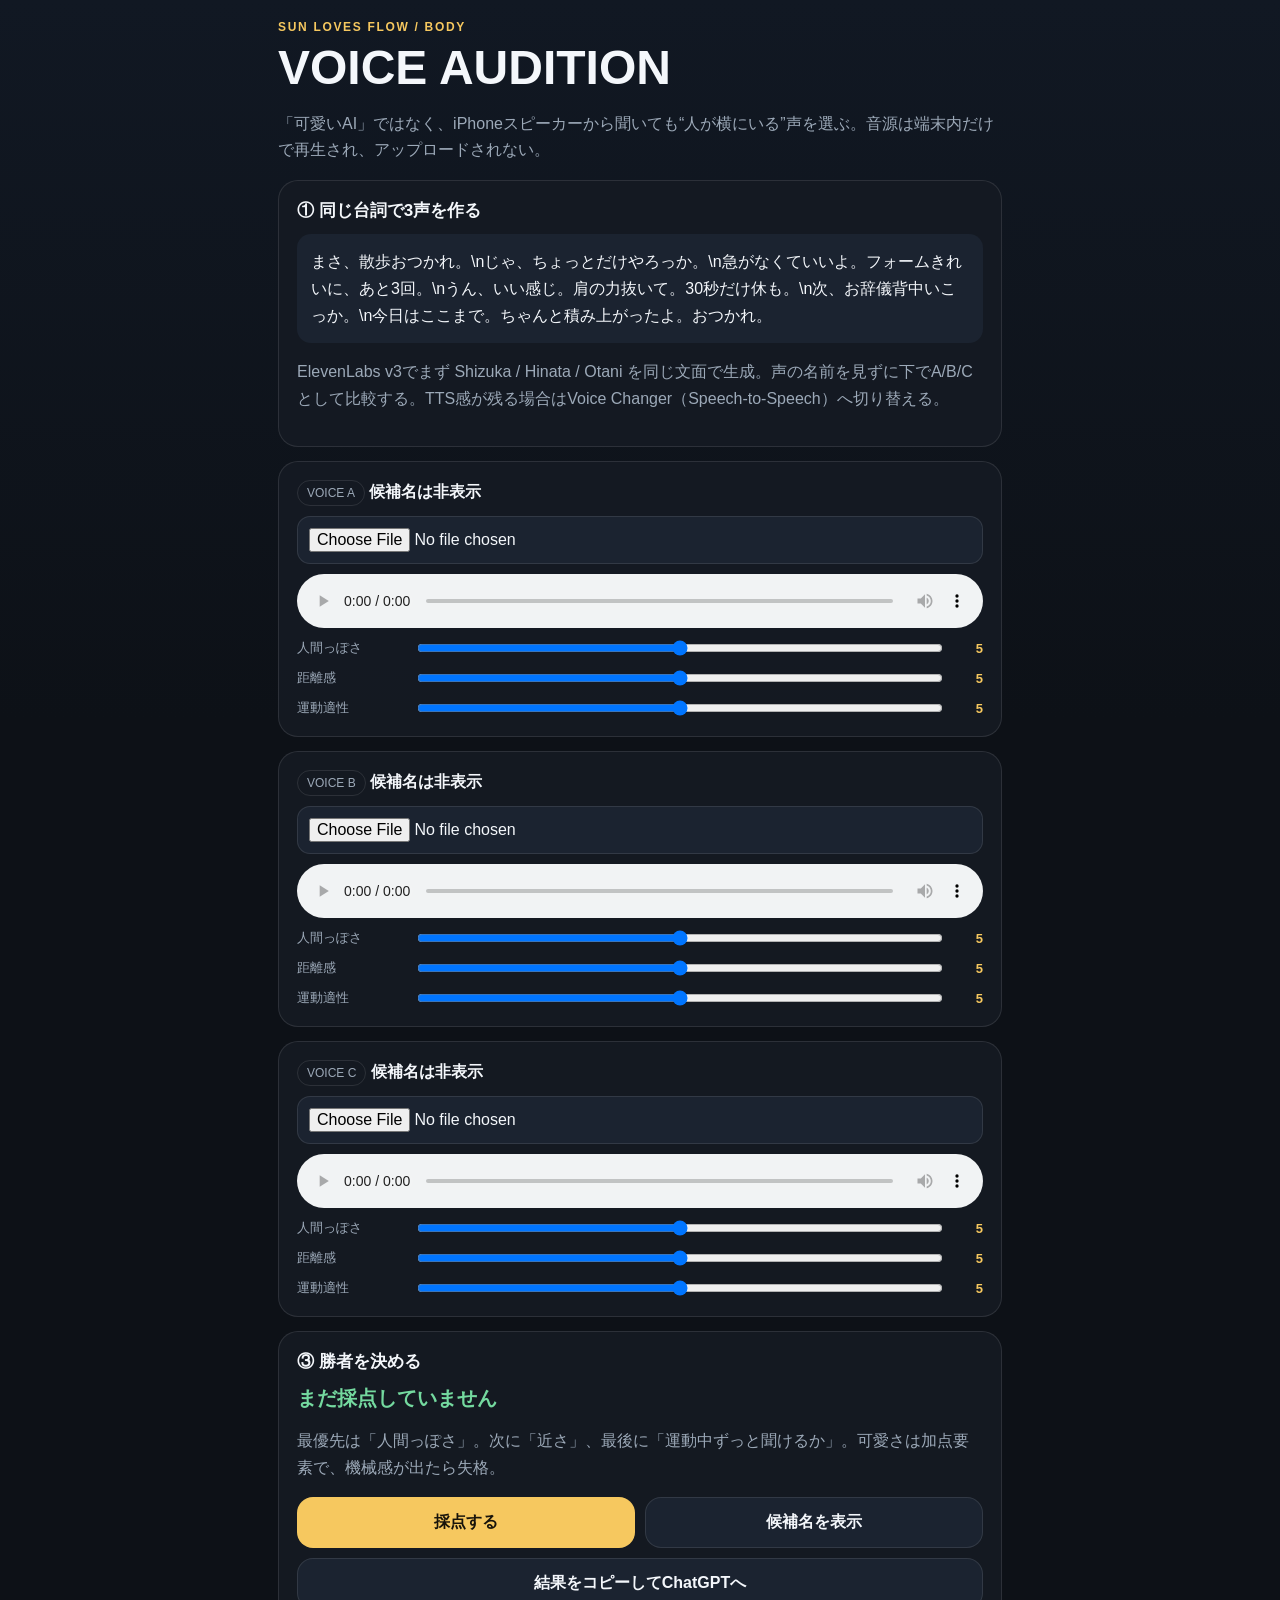
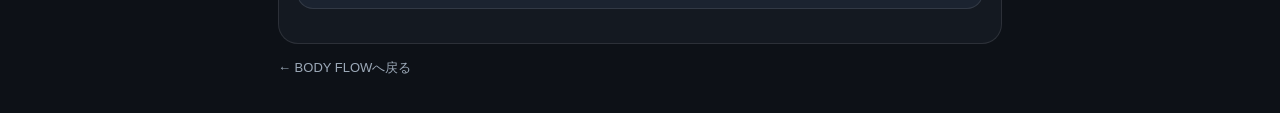
<file: body-flow/voice-audition.html>
<!DOCTYPE html>
<html lang="ja">
<head>
<meta charset="UTF-8"><meta name="viewport" content="width=device-width,initial-scale=1,viewport-fit=cover"><meta name="theme-color" content="#0d1117"><title>BODY FLOW｜VOICE AUDITION</title>
<style>
:root{--bg:#0d1117;--panel:#151b23;--panel2:#1b2330;--text:#f4f7fb;--muted:#9ca9b8;--line:rgba(255,255,255,.1);--accent:#f6c85f;--ok:#74d99f}*{box-sizing:border-box}body{margin:0;min-height:100vh;font-family:-apple-system,BlinkMacSystemFont,"Segoe UI","Hiragino Sans",sans-serif;color:var(--text);background:linear-gradient(180deg,#111823,var(--bg) 42%)}button,input,textarea{font:inherit}.app{width:min(760px,100%);margin:auto;padding:max(20px,env(safe-area-inset-top)) 18px max(36px,env(safe-area-inset-bottom))}.eyebrow{font-size:12px;letter-spacing:.14em;color:var(--accent);font-weight:800}h1{margin:6px 0 8px;font-size:clamp(30px,9vw,48px)}h2{font-size:17px;margin:0 0 12px}.lead,.hint{color:var(--muted);line-height:1.65}.card{background:rgba(21,27,35,.96);border:1px solid var(--line);border-radius:20px;padding:18px;margin:14px 0}.candidate{display:grid;gap:10px}.pill{display:inline-block;border:1px solid var(--line);border-radius:999px;padding:5px 9px;font-size:12px;color:var(--muted)}input[type=file]{width:100%;padding:11px;border-radius:13px;border:1px solid var(--line);background:var(--panel2);color:var(--text)}audio{width:100%}.score{display:grid;grid-template-columns:110px 1fr 34px;gap:8px;align-items:center;color:var(--muted);font-size:13px}.score input{width:100%}.num{color:var(--accent);font-weight:800;text-align:right}.primary,.secondary{width:100%;border-radius:16px;padding:14px;border:0;font-weight:900}.primary{background:var(--accent);color:#17130a}.secondary{background:var(--panel2);color:var(--text);border:1px solid var(--line)}.grid{display:grid;grid-template-columns:1fr 1fr;gap:10px}.winner{color:var(--ok);font-weight:900;font-size:20px}.script{white-space:pre-wrap;background:var(--panel2);border-radius:14px;padding:14px;color:var(--text);line-height:1.7}.back{color:var(--muted);text-decoration:none;font-size:13px}@media(max-width:480px){.grid{grid-template-columns:1fr}.score{grid-template-columns:96px 1fr 30px}}
</style>
</head>
<body><main class="app">
<div class="eyebrow">SUN LOVES FLOW / BODY</div><h1>VOICE AUDITION</h1><p class="lead">「可愛いAI」ではなく、iPhoneスピーカーから聞いても“人が横にいる”声を選ぶ。音源は端末内だけで再生され、アップロードされない。</p>
<section class="card"><h2>① 同じ台詞で3声を作る</h2><div class="script" id="script">まさ、散歩おつかれ。\nじゃ、ちょっとだけやろっか。\n急がなくていいよ。フォームきれいに、あと3回。\nうん、いい感じ。肩の力抜いて。30秒だけ休も。\n次、お辞儀背中いこっか。\n今日はここまで。ちゃんと積み上がったよ。おつかれ。</div><p class="hint">ElevenLabs v3でまず Shizuka / Hinata / Otani を同じ文面で生成。声の名前を見ずに下でA/B/Cとして比較する。TTS感が残る場合はVoice Changer（Speech-to-Speech）へ切り替える。</p></section>
<section id="candidates"></section>
<section class="card"><h2>③ 勝者を決める</h2><div id="winner" class="winner">まだ採点していません</div><p class="hint">最優先は「人間っぽさ」。次に「近さ」、最後に「運動中ずっと聞けるか」。可愛さは加点要素で、機械感が出たら失格。</p><div class="grid"><button class="primary" id="judge">採点する</button><button class="secondary" id="reveal">候補名を表示</button></div><button class="secondary" id="copy" style="margin-top:10px">結果をコピーしてChatGPTへ</button><p id="status" class="hint"></p></section>
<a class="back" href="./">← BODY FLOWへ戻る</a>
</main>
<script>
(()=>{
const defs=[['A','Shizuka','Natural and Soft'],['B','Hinata','Inviting, Smooth and Measured'],['C','Otani','Inviting, Clear and Measured']];
const root=document.getElementById('candidates');let revealed=false;const urls={};
root.innerHTML=defs.map(([id])=>`<section class="card candidate"><div><span class="pill">VOICE ${id}</span> <strong id="name${id}">候補名は非表示</strong></div><input id="file${id}" type="file" accept="audio/*"><audio id="audio${id}" controls playsinline></audio>${[['human','人間っぽさ'],['near','距離感'],['fit','運動適性']].map(([k,label])=>`<div class="score"><span>${label}</span><input id="${k}${id}" type="range" min="0" max="10" value="5"><span class="num" id="${k}${id}v">5</span></div>`).join('')}</section>`).join('');
for(const [id] of defs){
 const f=document.getElementById('file'+id),a=document.getElementById('audio'+id);f.onchange=()=>{if(urls[id])URL.revokeObjectURL(urls[id]);const file=f.files[0];if(file){urls[id]=URL.createObjectURL(file);a.src=urls[id]}};
 for(const k of ['human','near','fit']){const r=document.getElementById(k+id),v=document.getElementById(k+id+'v');r.oninput=()=>v.textContent=r.value}
}
function scores(){return defs.map(([id,name])=>{const h=+document.getElementById('human'+id).value,n=+document.getElementById('near'+id).value,f=+document.getElementById('fit'+id).value;return{id,name,h,n,f,total:h*0.6+n*0.25+f*0.15}}).sort((a,b)=>b.total-a.total)}
document.getElementById('judge').onclick=()=>{const s=scores();document.getElementById('winner').textContent=`VOICE ${s[0].id} が暫定1位｜${s[0].total.toFixed(1)} / 10`};
document.getElementById('reveal').onclick=()=>{revealed=!revealed;for(const [id,name,desc] of defs)document.getElementById('name'+id).textContent=revealed?`${name}｜${desc}`:'候補名は非表示';document.getElementById('reveal').textContent=revealed?'候補名を隠す':'候補名を表示'};
document.getElementById('copy').onclick=async()=>{const s=scores(),txt='BODY FLOW VOICE AUDITION\n'+s.map((x,i)=>`${i+1}. Voice ${x.id} / ${revealed?x.name:'blind'}｜人間 ${x.h}｜距離 ${x.n}｜運動 ${x.f}｜総合 ${x.total.toFixed(1)}`).join('\n')+'\n\n機械感が出た箇所：\n好きだった瞬間：\n変えたい点：';try{await navigator.clipboard.writeText(txt);document.getElementById('status').textContent='コピーした。ChatGPTへそのまま貼ってOK。'}catch(e){document.getElementById('status').textContent=txt}};
})();
</script></body></html>
</file>
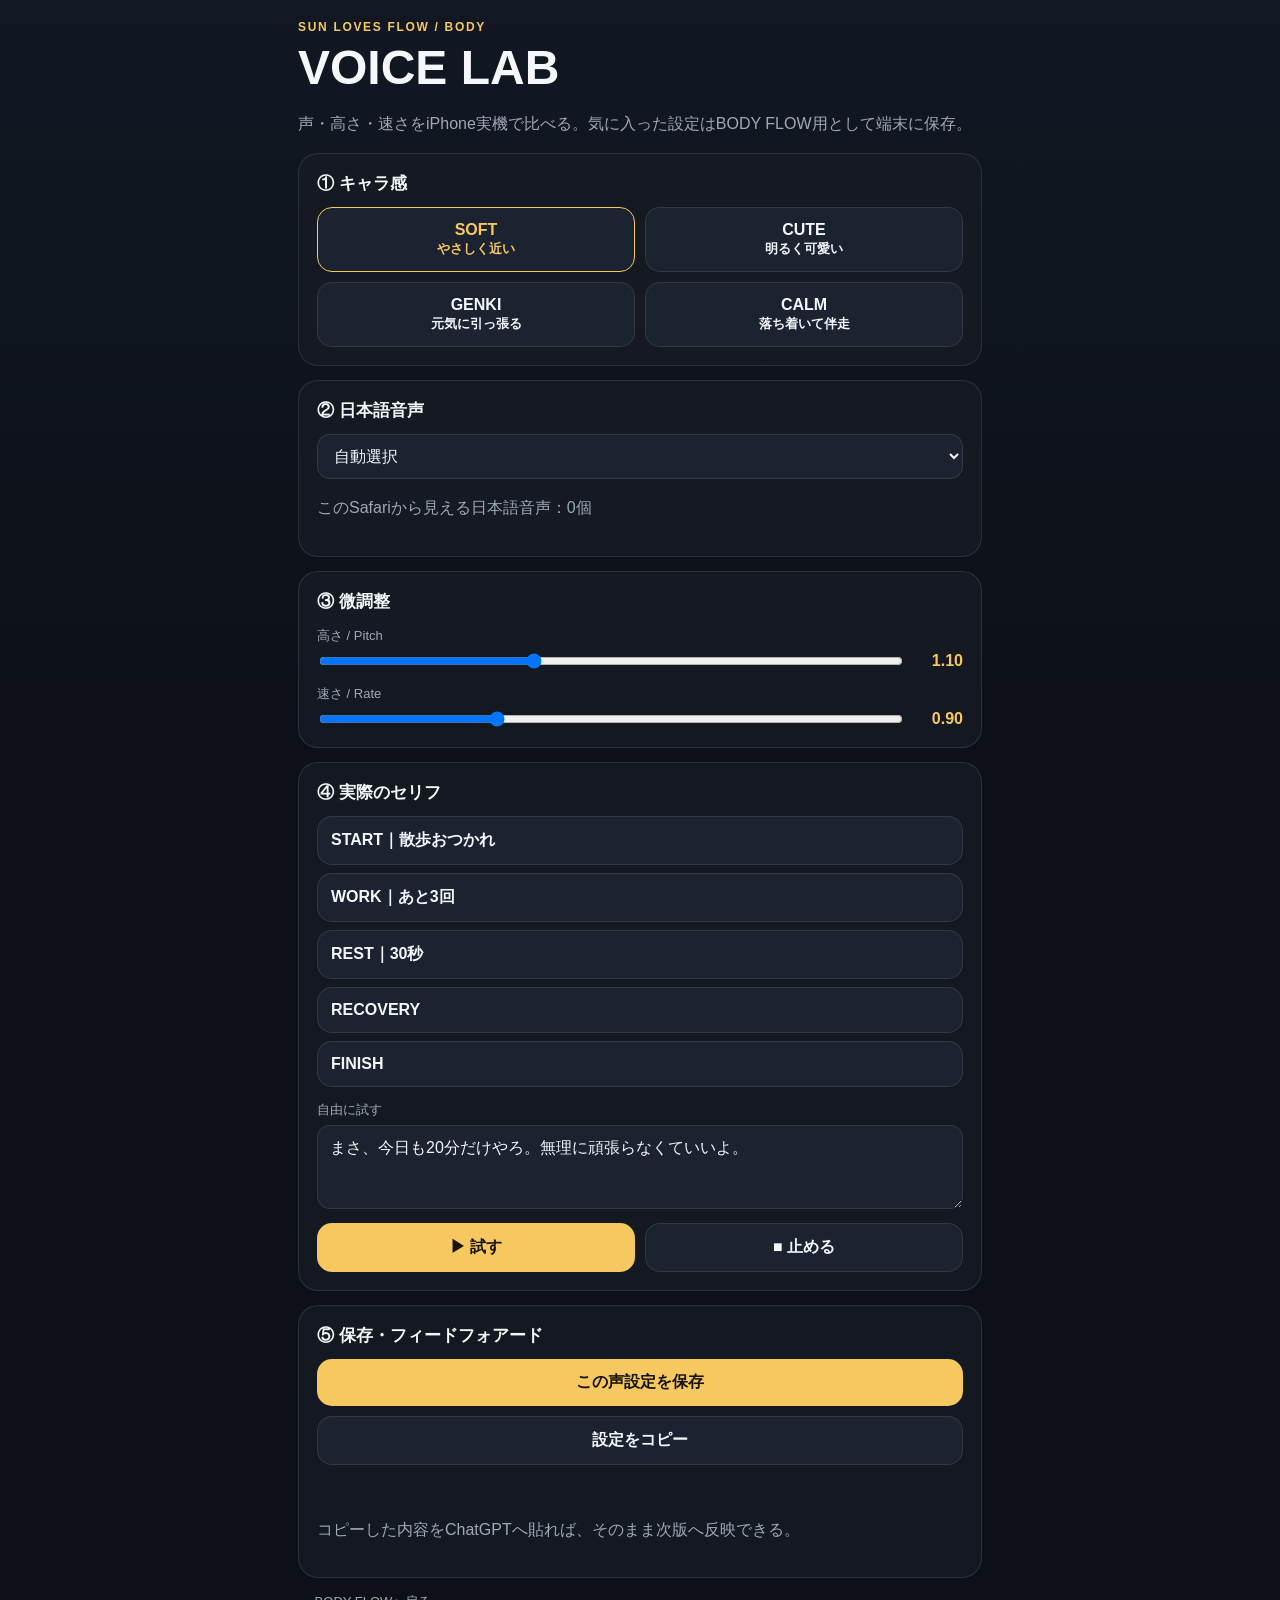
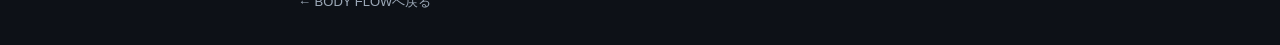
<file: body-flow/voice-lab.html>
<!DOCTYPE html>
<html lang="ja">
<head>
<meta charset="UTF-8"><meta name="viewport" content="width=device-width,initial-scale=1,viewport-fit=cover"><meta name="theme-color" content="#0d1117"><title>BODY FLOW VOICE LAB</title>
<style>
:root{--bg:#0d1117;--panel:#151b23;--panel2:#1b2330;--text:#f4f7fb;--muted:#9ca9b8;--line:rgba(255,255,255,.1);--accent:#f6c85f;--ok:#74d99f}*{box-sizing:border-box}body{margin:0;min-height:100vh;font-family:-apple-system,BlinkMacSystemFont,"Segoe UI","Hiragino Sans",sans-serif;color:var(--text);background:linear-gradient(180deg,#111823,var(--bg) 42%)}button,select,input,textarea{font:inherit}.app{width:min(720px,100%);margin:auto;padding:max(20px,env(safe-area-inset-top)) 18px max(34px,env(safe-area-inset-bottom))}.eyebrow{font-size:12px;letter-spacing:.14em;text-transform:uppercase;color:var(--accent);font-weight:800}h1{margin:6px 0 8px;font-size:clamp(30px,9vw,48px)}.lead,.hint{color:var(--muted);line-height:1.65}.card{background:rgba(21,27,35,.96);border:1px solid var(--line);border-radius:20px;padding:18px;margin:14px 0}.card h2{margin:0 0 12px;font-size:17px}.grid{display:grid;grid-template-columns:repeat(2,1fr);gap:10px}.preset,.sample,.primary,.secondary{border-radius:15px;padding:13px;border:1px solid var(--line);font-weight:800}.preset,.sample,.secondary{background:var(--panel2);color:var(--text)}.preset.active{border-color:var(--accent);color:var(--accent)}.primary{width:100%;background:var(--accent);color:#17130a;border:0}.sample{text-align:left}.samples{display:grid;gap:8px}label{display:block;margin:14px 0 6px;color:var(--muted);font-size:13px}select,textarea{width:100%;padding:12px;border-radius:13px;border:1px solid var(--line);background:var(--panel2);color:var(--text)}textarea{min-height:84px}.range{display:grid;grid-template-columns:1fr 52px;gap:10px;align-items:center}.range input{width:100%}.value{color:var(--accent);font-weight:800;text-align:right}.buttons{display:grid;grid-template-columns:1fr 1fr;gap:10px}.status{color:var(--ok);font-weight:800;min-height:20px}.back{color:var(--muted);text-decoration:none;font-size:13px}@media(max-width:420px){.grid,.buttons{grid-template-columns:1fr}}
</style>
</head>
<body><main class="app">
<div class="eyebrow">Sun Loves Flow / Body</div><h1>VOICE LAB</h1><p class="lead">声・高さ・速さをiPhone実機で比べる。気に入った設定はBODY FLOW用として端末に保存。</p>
<section class="card"><h2>① キャラ感</h2><div class="grid" id="presets"><button class="preset active" data-p="soft">SOFT<br><small>やさしく近い</small></button><button class="preset" data-p="cute">CUTE<br><small>明るく可愛い</small></button><button class="preset" data-p="genki">GENKI<br><small>元気に引っ張る</small></button><button class="preset" data-p="calm">CALM<br><small>落ち着いて伴走</small></button></div></section>
<section class="card"><h2>② 日本語音声</h2><select id="voice"><option value="">自動選択</option></select><p class="hint" id="voiceCount">読み込み中…</p></section>
<section class="card"><h2>③ 微調整</h2><label>高さ / Pitch</label><div class="range"><input id="pitch" type="range" min="0.7" max="1.8" step="0.05" value="1.08"><span class="value" id="pv">1.08</span></div><label>速さ / Rate</label><div class="range"><input id="rate" type="range" min="0.75" max="1.25" step="0.05" value="0.9"><span class="value" id="rv">0.90</span></div></section>
<section class="card"><h2>④ 実際のセリフ</h2><div class="samples"><button class="sample" data-t="まさ、散歩おつかれさま。ここから少しだけ身体つくろっか。">START｜散歩おつかれ</button><button class="sample" data-t="あと3回。急がなくていいよ。フォームきれいにね。">WORK｜あと3回</button><button class="sample" data-t="いい感じ。肩の力ぬいて、30秒だけ休も。">REST｜30秒</button><button class="sample" data-t="今日は回復の日だよ。頑張りすぎ禁止。整えて終わろ。">RECOVERY</button><button class="sample" data-t="終わり。今日もちゃんと積み上がったよ。おつかれさま。">FINISH</button></div><label>自由に試す</label><textarea id="custom">まさ、今日も20分だけやろ。無理に頑張らなくていいよ。</textarea><div class="buttons" style="margin-top:10px"><button class="primary" id="play">▶ 試す</button><button class="secondary" id="stop">■ 止める</button></div></section>
<section class="card"><h2>⑤ 保存・フィードフォアード</h2><button class="primary" id="save">この声設定を保存</button><button class="secondary" id="copy" style="width:100%;margin-top:10px">設定をコピー</button><p class="status" id="status"></p><p class="hint">コピーした内容をChatGPTへ貼れば、そのまま次版へ反映できる。</p></section><a class="back" href="./">← BODY FLOWへ戻る</a>
</main><script>
(()=>{const $=id=>document.getElementById(id),map={soft:[1.08,.90],cute:[1.35,1],genki:[1.22,1.12],calm:[.95,.84]};let preset='soft';function voices(){return 'speechSynthesis'in window?speechSynthesis.getVoices():[]}function jp(){return voices().filter(v=>/^ja(-|_)/i.test(v.lang))}function load(){const old=$('voice').value,x=jp();$('voice').innerHTML='<option value="">自動選択</option>'+x.map(v=>`<option value="${v.name.replace(/"/g,'&quot;')}">${v.name} (${v.lang})</option>`).join('');if([...$('voice').options].some(o=>o.value===old))$('voice').value=old;$('voiceCount').textContent=`このSafariから見える日本語音声：${x.length}個` }load();if('speechSynthesis'in window)speechSynthesis.onvoiceschanged=load;function sync(){$('pv').textContent=Number($('pitch').value).toFixed(2);$('rv').textContent=Number($('rate').value).toFixed(2)}['pitch','rate'].forEach(id=>$(id).addEventListener('input',sync));function selected(){return voices().find(v=>v.name===$('voice').value)||jp()[0]||null}function speak(t){if(!('speechSynthesis'in window))return;speechSynthesis.cancel();const u=new SpeechSynthesisUtterance(t);u.lang='ja-JP';u.pitch=+$('pitch').value;u.rate=+$('rate').value;u.voice=selected();speechSynthesis.speak(u)}document.querySelectorAll('.preset').forEach(b=>b.onclick=()=>{preset=b.dataset.p;document.querySelectorAll('.preset').forEach(x=>x.classList.toggle('active',x===b));[$('pitch').value,$('rate').value]=map[preset];sync();speak('まさ、この感じどう？')});document.querySelectorAll('.sample').forEach(b=>b.onclick=()=>speak(b.dataset.t));$('play').onclick=()=>speak($('custom').value);$('stop').onclick=()=>speechSynthesis.cancel();function cfg(){const v=selected();return{preset,voice:v?.name||'auto',pitch:+$('pitch').value,rate:+$('rate').value}}$('save').onclick=()=>{localStorage.setItem('bodyFlowVoiceConfig',JSON.stringify(cfg()));$('status').textContent='保存した！'};$('copy').onclick=async()=>{const c=cfg(),txt=`BODY FLOW VOICE FF\nPreset: ${c.preset}\nVoice: ${c.voice}\nPitch: ${c.pitch}\nRate: ${c.rate}\n良かった点:\n変えたい点:`;try{await navigator.clipboard.writeText(txt);$('status').textContent='コピーした！ChatGPTへ貼ってOK。'}catch(e){$('status').textContent=txt}};sync()})();
</script></body></html>
</file>
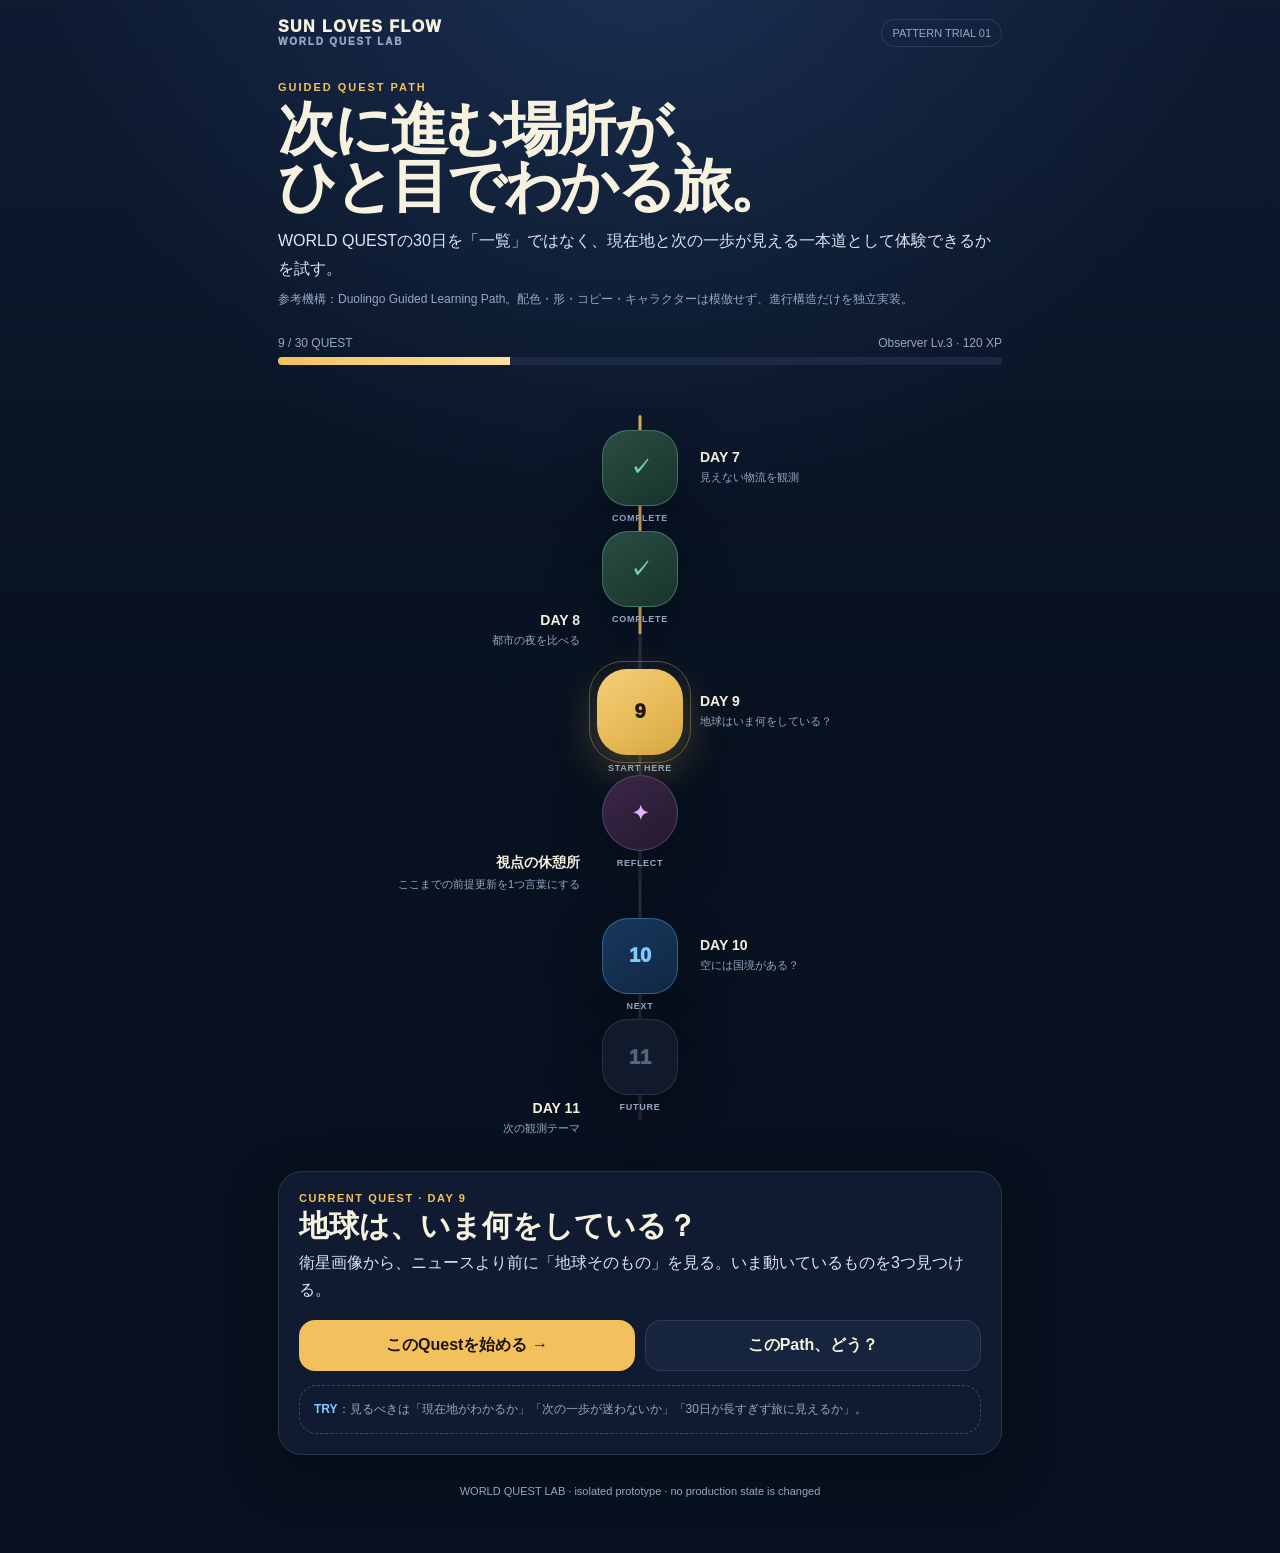
<file: worldquest/guided-path-prototype.html>
<!DOCTYPE html>
<html lang="ja">
<head>
  <meta charset="UTF-8" />
  <meta name="viewport" content="width=device-width, initial-scale=1, viewport-fit=cover" />
  <meta name="theme-color" content="#07111f" />
  <title>WORLD QUEST｜Guided Path Prototype</title>
  <style>
    :root{
      --bg:#07111f;--bg2:#0e1a31;--panel:#111d34;--text:#f7f2df;--muted:#95a7c2;
      --line:rgba(255,255,255,.10);--gold:#f2c15d;--sky:#82c9ff;--ok:#76d6a3;--locked:#58657a;
      --shadow:0 18px 55px rgba(0,0,0,.32);--radius:24px
    }
    *{box-sizing:border-box}
    html{background:var(--bg);scroll-behavior:smooth}
    body{margin:0;min-height:100vh;font-family:-apple-system,BlinkMacSystemFont,"Segoe UI","Hiragino Sans","Noto Sans JP",sans-serif;color:var(--text);background:radial-gradient(circle at 50% -5%,rgba(69,124,196,.22),transparent 34%),linear-gradient(180deg,var(--bg2),var(--bg) 48%)}
    button{font:inherit}
    .app{width:min(760px,100%);margin:0 auto;padding:max(18px,env(safe-area-inset-top)) 18px max(52px,env(safe-area-inset-bottom))}
    .top{display:flex;justify-content:space-between;align-items:center;gap:16px;margin-bottom:14px}.brand{font-weight:950;letter-spacing:.09em}.brand small{display:block;color:var(--muted);font-size:10px;letter-spacing:.18em}.tag{border:1px solid var(--line);border-radius:999px;padding:7px 10px;color:var(--muted);font-size:11px}
    .hero{padding:20px 0 10px}.eyebrow{color:var(--gold);font-size:11px;font-weight:900;letter-spacing:.18em}.hero h1{font-size:clamp(32px,9vw,58px);line-height:.98;letter-spacing:-.04em;margin:8px 0 12px}.hero p{margin:0;color:#dce5f4;line-height:1.75}.hero .note{color:var(--muted);font-size:12px;margin-top:8px}
    .progress-shell{margin:18px 0 24px}.progress-meta{display:flex;justify-content:space-between;color:var(--muted);font-size:12px;margin-bottom:7px}.progress{height:8px;background:#1b2944;border-radius:999px;overflow:hidden}.progress>div{height:100%;width:32%;background:linear-gradient(90deg,var(--gold),#ffe19a)}
    .journey{position:relative;padding:18px 0 12px}.spine{position:absolute;top:26px;bottom:30px;left:50%;width:3px;transform:translateX(-50%);background:linear-gradient(180deg,rgba(242,193,93,.9) 0 31%,rgba(255,255,255,.12) 31% 100%);border-radius:999px}
    .step{position:relative;display:grid;grid-template-columns:1fr 96px 1fr;align-items:center;min-height:122px}.step:nth-child(even) .meta{grid-column:3;text-align:left}.step:nth-child(even) .blank{grid-column:1;grid-row:1}.step:nth-child(even) .node{grid-column:2;grid-row:1}.step:nth-child(odd) .meta{grid-column:1;text-align:right}.step:nth-child(odd) .node{grid-column:2}.meta{padding:0 12px}.meta b{display:block;font-size:14px;margin-bottom:4px}.meta span{color:var(--muted);font-size:11px;line-height:1.5;display:block}.node{width:76px;height:76px;border-radius:26px;margin:auto;display:flex;align-items:center;justify-content:center;position:relative;border:1px solid var(--line);box-shadow:var(--shadow);font-weight:950;font-size:20px;transition:.2s transform,.2s filter}.node.complete{background:linear-gradient(145deg,#294d43,#19342d);color:var(--ok);border-color:rgba(118,214,163,.35)}.node.current{width:86px;height:86px;border-radius:30px;background:linear-gradient(145deg,#f6cf79,#d9a93f);color:#211708;border:0;cursor:pointer;box-shadow:0 14px 44px rgba(242,193,93,.28)}.node.current:hover{transform:translateY(-2px);filter:brightness(1.04)}.node.next{background:linear-gradient(145deg,#16385d,#112844);color:var(--sky);border-color:rgba(130,201,255,.32)}.node.locked{background:#101a2c;color:var(--locked)}.node.reward{border-radius:50%;background:linear-gradient(145deg,#3b2748,#25192f);color:#e0b4ff;border-color:rgba(224,180,255,.25)}.node small{position:absolute;top:calc(100% + 8px);font-size:9px;color:var(--muted);font-weight:800;white-space:nowrap;letter-spacing:.08em}.pulse{position:absolute;inset:-8px;border:1px solid rgba(242,193,93,.35);border-radius:34px;animation:pulse 1.9s ease-out infinite}@keyframes pulse{0%{transform:scale(.92);opacity:.9}100%{transform:scale(1.22);opacity:0}}
    .current-card{margin-top:20px;background:rgba(17,29,52,.96);border:1px solid var(--line);border-radius:var(--radius);padding:20px;box-shadow:var(--shadow)}.current-card .kicker{color:var(--gold);font-size:11px;font-weight:900;letter-spacing:.14em}.current-card h2{margin:6px 0 8px;font-size:30px;line-height:1.05}.current-card p{margin:0;color:#dce5f4;line-height:1.7}.actions{display:grid;grid-template-columns:1fr 1fr;gap:10px;margin-top:16px}.primary,.secondary{border-radius:16px;padding:14px 16px;font-weight:900;cursor:pointer}.primary{border:0;background:var(--gold);color:#1c1408}.secondary{border:1px solid var(--line);background:#17243e;color:var(--text)}
    .receipt{margin-top:14px;border:1px dashed rgba(130,201,255,.28);border-radius:18px;padding:14px;color:var(--muted);font-size:12px;line-height:1.65}.receipt b{color:var(--sky)}
    .footer{text-align:center;color:var(--muted);font-size:11px;line-height:1.6;padding-top:28px}
    @media(max-width:560px){.step{grid-template-columns:1fr 82px 1fr;min-height:112px}.node{width:68px;height:68px;border-radius:23px}.node.current{width:78px;height:78px;border-radius:27px}.meta{padding:0 8px}.meta b{font-size:12px}.meta span{font-size:10px}.actions{grid-template-columns:1fr}}
  </style>
</head>
<body>
<main class="app">
  <header class="top">
    <div class="brand">SUN LOVES FLOW<small>WORLD QUEST LAB</small></div>
    <div class="tag">PATTERN TRIAL 01</div>
  </header>

  <section class="hero">
    <div class="eyebrow">GUIDED QUEST PATH</div>
    <h1>次に進む場所が、<br>ひと目でわかる旅。</h1>
    <p>WORLD QUESTの30日を「一覧」ではなく、現在地と次の一歩が見える一本道として体験できるかを試す。</p>
    <div class="note">参考機構：Duolingo Guided Learning Path。配色・形・コピー・キャラクターは模倣せず、進行構造だけを独立実装。</div>
  </section>

  <section class="progress-shell">
    <div class="progress-meta"><span>9 / 30 QUEST</span><span>Observer Lv.3 · 120 XP</span></div>
    <div class="progress"><div></div></div>
  </section>

  <section class="journey" aria-label="WORLD QUEST guided path prototype">
    <div class="spine" aria-hidden="true"></div>

    <div class="step">
      <div class="meta"><b>DAY 7</b><span>見えない物流を観測</span></div>
      <div class="node complete" aria-label="Day 7 completed">✓<small>COMPLETE</small></div>
      <div class="blank"></div>
    </div>

    <div class="step">
      <div class="blank"></div>
      <div class="node complete" aria-label="Day 8 completed">✓<small>COMPLETE</small></div>
      <div class="meta"><b>DAY 8</b><span>都市の夜を比べる</span></div>
    </div>

    <div class="step">
      <div class="meta"><b>DAY 9</b><span>地球はいま何をしている？</span></div>
      <button class="node current" id="currentNode" aria-label="Open current quest Day 9"><span class="pulse" aria-hidden="true"></span>9<small>START HERE</small></button>
      <div class="blank"></div>
    </div>

    <div class="step">
      <div class="blank"></div>
      <div class="node reward" aria-label="Reflection milestone">✦<small>REFLECT</small></div>
      <div class="meta"><b>視点の休憩所</b><span>ここまでの前提更新を1つ言葉にする</span></div>
    </div>

    <div class="step">
      <div class="meta"><b>DAY 10</b><span>空には国境がある？</span></div>
      <div class="node next" aria-label="Next quest Day 10">10<small>NEXT</small></div>
      <div class="blank"></div>
    </div>

    <div class="step">
      <div class="blank"></div>
      <div class="node locked" aria-label="Future quest locked">11<small>FUTURE</small></div>
      <div class="meta"><b>DAY 11</b><span>次の観測テーマ</span></div>
    </div>
  </section>

  <section class="current-card" id="currentCard">
    <div class="kicker">CURRENT QUEST · DAY 9</div>
    <h2>地球は、いま何をしている？</h2>
    <p>衛星画像から、ニュースより前に「地球そのもの」を見る。いま動いているものを3つ見つける。</p>
    <div class="actions">
      <button class="primary" id="startBtn">このQuestを始める →</button>
      <button class="secondary" id="feedbackBtn">このPath、どう？</button>
    </div>
    <div class="receipt" id="receipt"><b>TRY</b>：見るべきは「現在地がわかるか」「次の一歩が迷わないか」「30日が長すぎず旅に見えるか」。</div>
  </section>

  <footer class="footer">WORLD QUEST LAB · isolated prototype · no production state is changed</footer>
</main>
<script>
  const card = document.getElementById('currentCard');
  const node = document.getElementById('currentNode');
  const start = document.getElementById('startBtn');
  const feedback = document.getElementById('feedbackBtn');
  node.addEventListener('click', () => card.scrollIntoView({behavior:'smooth', block:'center'}));
  start.addEventListener('click', () => {
    document.getElementById('receipt').innerHTML = '<b>OBSERVATION</b>：現在地ノード → Quest詳細へ進む導線は自然か？ 本番では既存のQuest詳細カードへ接続する。';
  });
  feedback.addEventListener('click', () => {
    document.getElementById('receipt').innerHTML = '<b>FEEDBACK PROMPT</b>：KEEP / TRY / DROP のどれ？ 理由は「見やすさ・ワクワク・迷い・長さ」の4軸で一言だけ残す。';
  });
</script>
</body>
</html>
</file>
<file: flow-os/styles.css>
:root {
  --bg: #09111f;
  --bg-soft: #101a2b;
  --panel: rgba(255,255,255,.06);
  --panel-border: rgba(255,255,255,.11);
  --ink: #eef4ff;
  --muted: #95a3b8;
  --sun: #f3a51f;
  --sun-2: #d97b0b;
  --earth: #d9d2c3;
  --shadow: #7d5cff;
  --ok: #63d9a3;
  --radius: 22px;
}

* { box-sizing: border-box; }
html { scroll-behavior: smooth; }
body {
  margin: 0;
  font-family: Inter, "Noto Sans JP", sans-serif;
  background: #f4f0e7;
  color: #192133;
  line-height: 1.75;
}
a { color: inherit; }
button, input, select, textarea { font: inherit; }
button { cursor: pointer; }
.wrap { width: min(1120px, calc(100% - 36px)); margin: 0 auto; }

.hero {
  min-height: 86vh;
  background: radial-gradient(circle at 50% 15%, #21375a 0, var(--bg) 48%, #050a12 100%);
  color: var(--ink);
  position: relative;
  display: grid;
  place-items: center;
  overflow: hidden;
}
.hero-glow { position: absolute; border-radius: 50%; filter: blur(80px); opacity: .25; }
.hero-glow-a { width: 380px; height: 380px; background: var(--sun); top: -160px; right: -80px; }
.hero-glow-b { width: 320px; height: 320px; background: var(--shadow); bottom: -160px; left: -100px; }
.hero-inner { text-align: center; position: relative; z-index: 2; padding: 80px 0; }
.brand { display: inline-block; text-decoration: none; color: #b8c3d5; font-size: .8rem; letter-spacing: .2em; margin-bottom: 56px; }
.eyebrow, .section-kicker { color: var(--sun); font-size: .78rem; font-weight: 800; letter-spacing: .22em; text-transform: uppercase; }
.hero h1 { font-size: clamp(3.2rem, 9vw, 7rem); line-height: .95; margin: 16px 0 28px; letter-spacing: -.06em; }
.hero h1 span { color: var(--sun); }
.hero-copy { font-weight: 900; font-size: clamp(1.7rem, 4vw, 3.2rem); line-height: 1.25; margin: 0 0 18px; }
.hero-sub { color: #b2bfd2; max-width: 720px; margin: 0 auto 34px; font-size: 1.02rem; }
.hero-note { color: #6f809b; margin-top: 18px; font-size: .8rem; }
.mobile-break { display: none; }

.primary-button, .secondary-button {
  border: 0;
  border-radius: 999px;
  padding: 15px 28px;
  font-weight: 800;
  text-decoration: none;
  display: inline-flex;
  align-items: center;
  justify-content: center;
  transition: transform .2s ease, box-shadow .2s ease;
}
.primary-button { color: #111827; background: linear-gradient(135deg, #ffc14c, var(--sun-2)); box-shadow: 0 14px 36px rgba(217,123,11,.25); }
.primary-button:hover, .secondary-button:hover { transform: translateY(-2px); }
.secondary-button { color: var(--ink); background: transparent; border: 1px solid var(--panel-border); }

section { padding: 96px 0; }
.section-dark { background: var(--bg); color: var(--ink); }
.section-dark h2, .roadmap h2 { color: var(--ink); }
.concept h2, .roadmap h2, .diagnosis-intro h2, .result-head h2 { font-size: clamp(2.1rem, 5vw, 4rem); line-height: 1.18; margin: 10px 0 42px; letter-spacing: -.045em; }
.concept-grid { display: grid; grid-template-columns: repeat(4,1fr); gap: 14px; }
.concept-card { background: var(--panel); border: 1px solid var(--panel-border); padding: 26px 22px; border-radius: var(--radius); }
.concept-card > span { font-size: .72rem; color: var(--sun); font-weight: 800; }
.concept-card h3 { font-size: 1rem; margin: 20px 0 8px; }
.concept-card p { margin: 0; color: #9eabc0; font-size: .9rem; }

.diagnosis-section { background: #efe9dc; }
.diagnosis-layout { display: grid; grid-template-columns: .86fr 1.4fr; gap: 64px; align-items: start; }
.diagnosis-intro { position: sticky; top: 28px; }
.diagnosis-intro .section-kicker { color: #b76400; }
.diagnosis-intro p { color: #5b6470; }
.diagnosis-intro ul { padding: 0; list-style: none; margin: 32px 0 0; border-top: 1px solid #d4cbbb; }
.diagnosis-intro li { padding: 12px 0; border-bottom: 1px solid #d4cbbb; font-size: .88rem; font-weight: 700; }
.flow-form { background: #fffdf8; padding: 34px; border-radius: 28px; box-shadow: 0 24px 70px rgba(72,52,25,.08); }
.field-grid { display: grid; gap: 16px; }
.field-grid.two { grid-template-columns: 1fr 1fr; }
.field { display: grid; gap: 8px; margin-bottom: 18px; }
.field > span, .fieldset legend, .slider-row label { font-weight: 800; font-size: .86rem; }
input, select, textarea {
  width: 100%; border: 1px solid #d8d0c3; background: #fff; border-radius: 13px; padding: 13px 14px; color: #1a2333; outline: none;
}
input:focus, select:focus, textarea:focus { border-color: var(--sun-2); box-shadow: 0 0 0 3px rgba(217,123,11,.1); }
.fieldset { border: 0; padding: 0; margin: 12px 0 22px; }
.fieldset legend { margin-bottom: 12px; }
.shadow-options { display: grid; grid-template-columns: repeat(5,1fr); gap: 8px; }
.shadow-options label input { position: absolute; opacity: 0; pointer-events: none; }
.shadow-options label span { display: grid; min-height: 82px; place-content: center; text-align: center; gap: 3px; border: 1px solid #ded6ca; border-radius: 13px; padding: 10px 6px; cursor: pointer; font-weight: 800; font-size: .84rem; background: #fff; }
.shadow-options small { display: block; color: #92909a; font-size: .66rem; font-weight: 500; }
.shadow-options input:checked + span { border-color: #7d5cff; background: #f1eeff; color: #4c36b6; box-shadow: inset 0 0 0 1px #7d5cff; }
.slider-block { margin: 24px 0; padding: 20px; background: #f7f3ec; border-radius: 16px; }
.slider-row { display: grid; grid-template-columns: 1fr 32px; align-items: center; gap: 10px; margin-bottom: 15px; }
.slider-row:last-child { margin-bottom: 0; }
.slider-row input { grid-column: 1 / -1; padding: 0; accent-color: var(--sun-2); }
.slider-row output { font-weight: 900; color: #b76400; text-align: right; }
.form-submit { width: 100%; margin-top: 8px; }
.form-disclaimer { font-size: .72rem; color: #8c8b8a; margin: 14px 4px 0; text-align: center; }

.result-section { background: #07101d; color: var(--ink); }
.result-head { display: flex; justify-content: space-between; align-items: end; gap: 24px; margin-bottom: 28px; }
.result-head h2 { margin-bottom: 0; }
.code-badge { min-width: 120px; aspect-ratio: 1; border: 1px solid var(--panel-border); border-radius: 50%; display: grid; place-items: center; align-content: center; background: radial-gradient(circle, rgba(243,165,31,.15), transparent 70%); }
.code-badge span { font-size: 2.8rem; line-height: 1; font-weight: 900; color: var(--sun); }
.code-badge small { font-size: .55rem; color: #8490a3; letter-spacing: .14em; margin-top: 7px; }
.result-summary { padding: 24px 26px; margin-bottom: 20px; border-radius: 18px; background: linear-gradient(135deg, rgba(243,165,31,.14), rgba(125,92,255,.08)); border: 1px solid rgba(243,165,31,.22); }
.result-summary p { margin: 0; font-size: 1.06rem; font-weight: 700; }
.result-grid { display: grid; grid-template-columns: repeat(2,1fr); gap: 14px; }
.result-card { position: relative; min-height: 210px; padding: 26px; background: var(--panel); border: 1px solid var(--panel-border); border-radius: 20px; overflow: hidden; }
.result-card h3 { margin: 24px 0 12px; font-size: .88rem; letter-spacing: .1em; color: #d9e1ee; }
.result-card p { margin: 0; color: #aeb9ca; }
.result-index { position: absolute; right: 20px; top: 15px; font-size: 2.6rem; font-weight: 900; color: rgba(255,255,255,.04); }
.shadow-card { background: linear-gradient(150deg, rgba(125,92,255,.14), rgba(255,255,255,.05)); }
.weapon-card { background: linear-gradient(150deg, rgba(243,165,31,.14), rgba(255,255,255,.05)); }
.next-card { grid-column: 1 / -1; min-height: 170px; border-color: rgba(99,217,163,.28); }
.next-card h3 { color: var(--ok); }
.protocol { margin-top: 16px; padding: 32px; border-radius: 22px; background: #0e1b2d; border: 1px solid #1e3049; }
.protocol h3 { margin: 7px 0 18px; font-size: 1.6rem; }
.protocol-flow { display: flex; flex-wrap: wrap; gap: 10px; align-items: center; margin: 0 0 18px; }
.protocol-flow span { padding: 7px 11px; border-radius: 999px; background: #17283e; font-size: .72rem; font-weight: 800; color: var(--sun); }
.protocol-flow i { color: #52647d; font-style: normal; }
.protocol p:last-child { color: #aeb9ca; margin-bottom: 0; }
.result-section .secondary-button { margin-top: 24px; }

.roadmap-grid { display: grid; grid-template-columns: repeat(3,1fr); gap: 14px; }
.roadmap-grid > div { padding: 25px; border-radius: 20px; border: 1px solid var(--panel-border); background: var(--panel); }
.roadmap-grid strong { color: var(--sun); font-size: .7rem; letter-spacing: .16em; }
.roadmap-grid h3 { margin: 12px 0 8px; }
.roadmap-grid p { color: #98a6b9; margin: 0; font-size: .9rem; }
footer { background: #050a12; color: #6c7a90; padding: 28px 0; font-size: .75rem; }
.footer-inner { display: flex; justify-content: space-between; gap: 20px; }
.footer-inner p { margin: 0; }

[hidden] { display: none !important; }

@media (max-width: 880px) {
  .concept-grid { grid-template-columns: repeat(2,1fr); }
  .diagnosis-layout { grid-template-columns: 1fr; gap: 30px; }
  .diagnosis-intro { position: static; }
  .shadow-options { grid-template-columns: repeat(2,1fr); }
  .roadmap-grid { grid-template-columns: 1fr; }
}

@media (max-width: 620px) {
  .wrap { width: min(100% - 24px, 1120px); }
  section { padding: 72px 0; }
  .brand { margin-bottom: 38px; }
  .mobile-break { display: block; }
  .hero h1 { font-size: clamp(3rem, 18vw, 5rem); }
  .hero-sub br { display: none; }
  .concept-grid, .field-grid.two, .result-grid { grid-template-columns: 1fr; }
  .flow-form { padding: 22px 17px; border-radius: 22px; }
  .shadow-options { grid-template-columns: 1fr 1fr; }
  .result-head { align-items: center; }
  .code-badge { min-width: 92px; }
  .result-head h2 { font-size: 2.15rem; }
  .next-card { grid-column: auto; }
  .footer-inner { flex-direction: column; }
}
</file>
<file: flow-os/birthdate.css>
.birthdate-field { grid-column: auto; }

.birthdate-picker {
  display: grid;
  grid-template-columns: 1.35fr .9fr .9fr;
  gap: 10px;
}

.birthdate-part {
  position: relative;
}

.birthdate-part select {
  width: 100%;
  min-height: 50px;
  appearance: none;
  -webkit-appearance: none;
  padding: 13px 38px 13px 14px;
  border: 1px solid #d8d0c3;
  border-radius: 13px;
  background:
    linear-gradient(45deg, transparent 50%, #6f6a61 50%) calc(100% - 17px) 21px/5px 5px no-repeat,
    linear-gradient(135deg, #6f6a61 50%, transparent 50%) calc(100% - 12px) 21px/5px 5px no-repeat,
    #fff;
  color: #1a2333;
  font-weight: 700;
  outline: none;
  cursor: pointer;
}

.birthdate-part select:focus {
  border-color: var(--sun-2);
  box-shadow: 0 0 0 3px rgba(217,123,11,.1);
}

.birthdate-part select:invalid,
.birthdate-part select:has(option[value=""]:checked) {
  color: #8a8d91;
}

.birthdate-hint {
  margin: 7px 2px 0;
  font-size: .7rem;
  line-height: 1.5;
  color: #8c8b8a;
}

/* 6 choices = 3 x 2. Avoid forcing a false shadow just to complete the form. */
.shadow-options {
  grid-template-columns: repeat(3, 1fr);
}

@media (max-width: 620px) {
  .birthdate-picker {
    grid-template-columns: 1.4fr .85fr .85fr;
    gap: 7px;
  }

  .birthdate-part select {
    min-height: 52px;
    padding-left: 11px;
    padding-right: 30px;
    font-size: .95rem;
  }

  .shadow-options {
    grid-template-columns: repeat(2, 1fr);
  }
}
</file>
<file: library/library.css>
:root{--ink:#1e2a21;--paper:#f6f0e3;--green:#254c38;--gold:#b3863c;--wood:#68442c;--line:rgba(36,52,40,.14);--shadow:0 24px 70px rgba(45,32,20,.16)}
*{box-sizing:border-box}html{scroll-behavior:smooth}body{margin:0;color:var(--ink);font-family:"Noto Sans JP",system-ui,sans-serif;background:radial-gradient(circle at 10% 0,#fff 0,transparent 24%),linear-gradient(#f8f4eb,#eee3cf);overflow-x:hidden}a{color:inherit}button,input{font:inherit;color:inherit}.ambient{position:fixed;width:360px;height:360px;border-radius:50%;filter:blur(90px);opacity:.25;pointer-events:none;z-index:-1}.ambient-a{background:#d3a95d;left:-140px;top:20%}.ambient-b{background:#76a080;right:-160px;top:50%}
.site-header{width:min(1460px,calc(100% - 28px));height:72px;margin:14px auto 0;padding:0 22px;display:flex;align-items:center;gap:26px;position:sticky;top:9px;z-index:50;border:1px solid #fff8;background:rgba(255,253,247,.88);backdrop-filter:blur(16px);border-radius:20px;box-shadow:0 10px 32px #47351d12}.brand{display:flex;align-items:center;gap:11px;text-decoration:none}.brand-mark{width:40px;height:40px;border:1px solid var(--line);border-radius:50%;position:relative;background:#fff}.brand-mark:before{content:"";position:absolute;width:14px;height:14px;border:2px solid #bf8a32;border-radius:50%;left:11px;top:7px}.brand-mark:after{content:"";position:absolute;width:23px;height:2px;background:var(--green);left:8px;bottom:10px;transform:rotate(-8deg)}.brand strong{display:block;font-family:"Noto Serif JP",serif;font-size:17px}.brand small{display:block;font-size:8px;letter-spacing:.17em;color:#777}.desktop-nav{display:flex;gap:24px;margin-left:auto}.desktop-nav a{text-decoration:none;font-size:12px;font-weight:700}.header-cta{background:var(--green);color:#fff;text-decoration:none;border-radius:999px;padding:11px 18px;font-size:12px;font-weight:700}
main{width:min(1460px,calc(100% - 28px));margin:16px auto}.hero-shell{min-height:520px;display:grid;grid-template-columns:250px 1fr 220px;border-radius:30px;overflow:hidden;box-shadow:var(--shadow);background:linear-gradient(90deg,#fffaf2f5 0 18%,transparent 18% 84%,#f6efe3f4 84%),repeating-linear-gradient(90deg,#ffffff06 0 1px,transparent 1px 18px),linear-gradient(120deg,#9c7250,#70492e 42%,#452c1b)}.hero-note,.hero-main,.hero-quote{position:relative}.hero-note{padding:55px 30px;display:flex;flex-direction:column;justify-content:center}.hero-note-main{font:600 25px/1.7 "Noto Serif JP",serif;margin:0 0 15px}.hero-note p:not(.hero-note-main){font-size:12px;line-height:2;color:#5f655e}.hero-note>span{margin-top:26px;color:#8f6836;font:italic 14px/1.6 "Noto Serif JP",serif}.hero-main{color:#fff;text-align:center;padding:70px 44px;display:flex;flex-direction:column;justify-content:center}.hero-main:before,.hero-main:after{content:"";position:absolute;left:5%;right:5%;height:12px;background:linear-gradient(#a17048,#573620);box-shadow:0 9px 15px #0004;border-radius:4px}.hero-main:before{top:38px}.hero-main:after{bottom:38px}.eyebrow{font-size:10px;letter-spacing:.12em;opacity:.8}.hero-main h1{font:600 clamp(39px,5vw,70px)/1 "Noto Serif JP",serif;letter-spacing:.06em;margin:15px 0}.hero-main h1 span{color:#f1ce7f}.hero-lead{font:500 13px/1.9 "Noto Serif JP",serif;color:#fffddd}.hero-actions{display:flex;gap:10px;justify-content:center;flex-wrap:wrap;margin-top:24px}.button{border:0;border-radius:12px;padding:12px 18px;display:inline-flex;align-items:center;justify-content:center;text-decoration:none;font-size:12px;font-weight:800;cursor:pointer;transition:.2s}.button:hover{transform:translateY(-2px)}.button-primary{background:var(--green);color:#fff}.button-ghost{background:#fffdf0;color:var(--ink);border:1px solid var(--line)}.button-gold{background:linear-gradient(#c99d4f,#a8782b);color:#fff}.hero-quote{padding:48px 20px;text-align:center}.hero-quote:before{content:"";position:absolute;inset:52px 18px auto;height:220px;background:#eadfc9;transform:rotate(-2deg);box-shadow:0 12px 25px #38261522}.hero-quote p{position:relative;margin:56px 0 12px;font:600 16px/1.9 "Noto Serif JP",serif}.hero-quote>span{position:relative;font:italic 12px/1.5 "Noto Serif JP",serif}.pin{position:absolute;z-index:2;top:61px;left:50%;width:9px;height:9px;background:#7b5b38;border-radius:50%}
.toolbar-shell{padding:48px 20px 20px}.toolbar-top{display:flex;justify-content:space-between;align-items:end;gap:20px}.section-kicker{font-size:9px;letter-spacing:.2em;color:#907748;font-weight:900}.toolbar-shell h2{font:600 clamp(24px,3vw,37px)/1.4 "Noto Serif JP",serif;margin:4px 0}.search-box{width:min(420px,100%);height:44px;padding:0 13px;display:flex;gap:9px;align-items:center;border:1px solid var(--line);border-radius:13px;background:#fff9}.search-box input{width:100%;border:0;outline:0;background:transparent}.filter-row{display:flex;gap:7px;flex-wrap:wrap;margin-top:20px}.filter-chip{border:1px solid var(--line);background:#fff9;border-radius:999px;padding:7px 11px;font-size:10px;cursor:pointer}.filter-chip.active,.filter-chip:hover{background:var(--green);color:#fff}.filter-chip span{opacity:.5}.library-meta{display:flex;justify-content:space-between;margin-top:12px;color:#777;font-size:10px}.text-button{border:0;background:transparent;text-decoration:underline;text-underline-offset:3px;cursor:pointer;font-size:10px}
.shelf-room{padding:24px 24px 50px;border-radius:30px;overflow:hidden;position:relative;box-shadow:var(--shadow);background:repeating-linear-gradient(90deg,#fff1 0 1px,transparent 1px 22px),linear-gradient(110deg,#785035,#4a2e1d 48%,#70482e)}.shelf-section{margin-bottom:30px}.shelf-heading{height:54px;color:#f9f0e4;display:flex;align-items:center;justify-content:space-between;padding:0 8px}.shelf-heading-main{display:flex;align-items:center;gap:10px}.shelf-icon{width:30px;height:30px;border-radius:8px;background:#fff2;display:grid;place-items:center}.shelf-category{font-size:8px;letter-spacing:.18em;color:#dfc58d;font-weight:900}.shelf-description{font:500 16px "Noto Serif JP",serif;margin:2px 0}.shelf-count{font-size:9px;color:#ffffff80}.books-viewport{overflow-x:auto;padding:14px 6px 7px;scrollbar-width:thin}.books-row{display:flex;align-items:end;gap:12px;min-width:max-content;min-height:235px}.book-card{--accent:#6f8d72;width:142px;height:212px;flex:none;border:0;background:transparent;padding:0;cursor:pointer;perspective:700px}.book-card-inner{position:relative;display:block;width:100%;height:100%;transform:rotateY(-5deg);transform-origin:left;filter:drop-shadow(0 12px 9px #0005);transition:.25s}.book-card:hover .book-card-inner,.book-card:focus-visible .book-card-inner{transform:translateY(-12px) rotateY(0) scale(1.03)}.book-card:focus-visible{outline:2px solid #efd28c;outline-offset:6px}.book-card-inner:before{content:"";position:absolute;left:-8px;top:4px;bottom:4px;width:10px;background:var(--accent);border-radius:3px 0 0 3px}.book-cover{position:relative;width:100%;height:100%;padding:13px 12px 10px;overflow:hidden;border-radius:3px 8px 8px 3px;background:linear-gradient(#fffdf3,#eee2cb);display:flex;flex-direction:column;box-shadow:inset 4px 0 10px #332a2012}.book-cover:after{content:"";position:absolute;inset:60% 0 0;background:linear-gradient(145deg,transparent,var(--accent));opacity:.35}.book-index{font-size:7px;letter-spacing:.12em;color:var(--accent);font-weight:900}.book-cover h4{position:relative;z-index:1;font:700 14px/1.45 "Noto Serif JP",serif;margin:7px 0;display:-webkit-box;-webkit-line-clamp:4;-webkit-box-orient:vertical;overflow:hidden}.cover-art,.book-art{position:relative;margin-top:auto;height:66px;overflow:hidden;border-radius:3px;background:linear-gradient(#ecd7ae 0 44%,#b9bea2 44% 56%,var(--accent) 56%)}.cover-art .sun,.book-art .sun{position:absolute;width:21px;height:21px;border-radius:50%;background:#f0c467;left:62%;top:12px;box-shadow:0 0 16px #f0c467aa}.ridge{position:absolute;bottom:-9px;width:105px;height:48px;background:#34443a99;border-radius:60% 70% 0 0}.ridge-a{left:-14px;transform:rotate(-8deg)}.ridge-b{right:-35px;bottom:-14px;transform:rotate(9deg)}.book-footer{position:relative;z-index:1;margin-top:7px;font-size:6px;display:flex;justify-content:space-between}.free-dot{width:6px;height:6px;border-radius:50%;background:#3d8654}.featured-badge{position:absolute;z-index:2;right:6px;top:6px;background:#a77d37;color:#fff;padding:3px 5px;border-radius:999px;font-size:6px}.wood-shelf{height:21px;margin-top:-1px;background:linear-gradient(#a8754f 0 22%,#744b31 24% 64%,#42291a 66%);border-radius:3px 3px 6px 6px;box-shadow:0 9px 15px #0005}.empty-state{text-align:center;color:#fff;padding:80px 20px}.empty-state>div{font-size:45px}.empty-state h3{font:600 23px "Noto Serif JP",serif}.empty-state p{opacity:.7}.cafe-footer-card{margin:38px 0 50px;padding:32px;border:1px solid #fff9;border-radius:27px;background:#fff9;box-shadow:0 12px 30px #49361e12;display:grid;grid-template-columns:1.2fr 1fr auto;gap:28px;align-items:center}.cafe-footer-card h2{font:600 26px/1.5 "Noto Serif JP",serif;margin:4px 0}.cafe-footer-card p{font-size:11px;line-height:2;color:#667}.site-footer{width:min(1460px,calc(100% - 28px));margin:0 auto 24px;display:flex;justify-content:space-between;align-items:center;gap:18px;font-size:9px;color:#687}.site-footer>div{display:flex;gap:10px;align-items:baseline}.site-footer strong{font:600 13px "Noto Serif JP",serif}.site-footer nav{display:flex;gap:16px}.site-footer a{text-decoration:none}
.modal-backdrop{position:fixed;inset:0;z-index:100;display:grid;place-items:center;padding:20px;background:#211913a6;backdrop-filter:blur(12px)}.modal-backdrop[hidden]{display:none!important}.book-modal{width:min(1240px,96vw);max-height:92vh;overflow:auto;position:relative;padding:30px;display:grid;grid-template-columns:300px 1fr;gap:28px;border-radius:26px;background:linear-gradient(120deg,#d7c3a5,#f6efe2);box-shadow:0 35px 100px #0006}.modal-close{position:absolute;right:14px;top:13px;z-index:7;width:36px;height:36px;border:0;border-radius:50%;background:#1d2a22;color:#fff;font-size:22px;cursor:pointer}.book-nav{position:absolute;z-index:6;top:50%;width:38px;height:38px;border:1px solid var(--line);border-radius:50%;background:#fffe;font-size:25px;cursor:pointer}.book-nav-prev{left:7px}.book-nav-next{right:7px}.book-stage{display:grid;place-items:center;min-height:470px}.book-3d{--accent:#6f8d72;position:relative;width:240px;height:365px;filter:drop-shadow(0 24px 17px #39251644);animation:bookin .45s ease}@keyframes bookin{from{transform:translateX(-50px) scale(.85);opacity:0}}.book-spine{position:absolute;left:-22px;top:6px;bottom:6px;width:24px;border-radius:4px 0 0 4px;background:var(--accent);color:#fff;display:flex;justify-content:center;align-items:center;writing-mode:vertical-rl;font-size:7px}.book-face{position:absolute;inset:0;padding:21px 18px;display:flex;flex-direction:column;overflow:hidden;border-radius:3px 10px 10px 3px;background:linear-gradient(#fffaf1,#eadcc2)}.book-face:after{content:"";position:absolute;inset:58% 0 0;background:linear-gradient(145deg,transparent,var(--accent));opacity:.3}.book-category{position:relative;z-index:1;color:var(--accent);font-size:8px;letter-spacing:.2em;font-weight:900}.book-title{position:relative;z-index:1;margin-top:12px;font:700 23px/1.5 "Noto Serif JP",serif}.book-art{position:relative;z-index:1;height:125px}.book-art .sun{width:34px;height:34px;top:20px}.book-art .ridge{width:170px;height:80px}.book-brand{position:relative;z-index:1;margin-top:10px;font:500 8px "Noto Serif JP",serif}.open-book{display:grid;grid-template-columns:1fr 1fr;min-height:470px;overflow:hidden;border-radius:6px 13px 13px 6px;background:#fffdf8;box-shadow:0 18px 42px #3b291522}.page{padding:38px 34px}.page-left{border-right:1px solid #e7dfd1}.page-right{display:flex;flex-direction:column}.page-kicker{font-size:8px;letter-spacing:.18em;color:#8b744d;font-weight:900}.open-book h2{font:700 27px/1.5 "Noto Serif JP",serif;margin:10px 0}.open-book .lead{font-size:12px;line-height:2;color:#4d5b50}.divider{height:1px;background:#e7dfd1;margin:22px 0}.open-book h3{font:600 15px "Noto Serif JP",serif}.step-list,.sample-card ul{font-size:11px;line-height:1.9;color:#4e5d52;padding-left:20px}.sample-card{border:1px solid #e5dac8;background:#faf5ea;border-radius:15px;padding:20px}.sample-label{font-size:7px;letter-spacing:.16em;color:#98763c;font-weight:900}blockquote{margin:auto 0 22px;text-align:center;font:500 15px/1.9 "Noto Serif JP",serif;color:#6c624f}.modal-actions{display:flex;gap:8px}.modal-actions .button{flex:1}.micro-note{font-size:8px;line-height:1.6;color:#999}.gift-modal{width:min(900px,96vw);min-height:620px;position:relative;overflow:hidden;padding:42px;display:grid;place-items:center;border-radius:30px;background:radial-gradient(circle at 50% 60%,#ffe39f55,transparent 35%),linear-gradient(150deg,#8c6646,#482f1e);box-shadow:0 35px 100px #0007}.gift-glow{position:absolute;width:380px;height:380px;border-radius:50%;background:radial-gradient(circle,#ffe9a8cc,#ffd66d22 55%,transparent 70%);filter:blur(10px);left:50%;bottom:-80px;transform:translateX(-50%)}.gift-box-wrap{position:absolute;z-index:2;width:310px;height:220px;left:50%;bottom:35px;transform:translateX(-50%)}.gift-box{position:absolute;left:22px;right:22px;bottom:0;height:145px;background:linear-gradient(135deg,#e3cea8,#faefd9);border-radius:9px;box-shadow:0 18px 28px #0004}.gift-lid{position:absolute;left:5px;right:5px;top:26px;height:54px;background:linear-gradient(135deg,#ead6b4,#fff0d7);border-radius:9px;box-shadow:0 12px 20px #0004;z-index:3;transform-origin:right bottom;animation:lid .75s ease both}@keyframes lid{from{transform:translateY(48px)}to{transform:translate(64px,-62px) rotate(22deg)}}.gift-lid:before,.ribbon-v{content:"";position:absolute;left:50%;top:0;bottom:0;width:40px;background:linear-gradient(90deg,#a97e31,#d9b85f,#a97e31);transform:translateX(-50%)}.gift-lid:after,.ribbon-h{content:"";position:absolute;left:0;right:0;top:55%;height:32px;background:linear-gradient(#b78a37,#d4ae52,#a97b2b);transform:translateY(-50%)}.gift-reveal-card{position:relative;z-index:4;align-self:start;width:min(680px,90%);margin-top:5px;padding:30px 36px;text-align:center;border:1px solid #fff9;border-radius:22px;background:#fffaf4f7;box-shadow:0 22px 55px #0003;animation:reveal .55s .25s both}@keyframes reveal{from{transform:translateY(55px) scale(.92);opacity:0}}.handwriting{font:italic 16px "Noto Serif JP",serif;color:#a7772c}.gift-reveal-card h2{font:700 32px "Noto Serif JP",serif;margin:6px}.gift-reveal-card>p{max-width:590px;margin:auto;font-size:11px;line-height:1.9;color:#5d685f}.gift-mini-grid{display:grid;grid-template-columns:repeat(3,1fr);gap:9px;margin:20px 0}.gift-mini-grid>div{padding:13px 7px;border:1px solid #e6dbc9;border-radius:13px;background:#fff9ee;display:flex;flex-direction:column;gap:3px}.gift-mini-grid span{font-size:20px}.gift-mini-grid b{font-size:10px}.gift-mini-grid small{font-size:8px;color:#888}.line-button{width:100%;background:#06c755;color:#fff;padding:14px}.gift-download-current{display:block;margin:11px auto 0;color:#777;font-size:8px}.confetti-layer{position:absolute;inset:0;overflow:hidden;pointer-events:none;z-index:3}.confetti{position:absolute;width:7px;height:13px;left:50%;top:58%;opacity:0;border-radius:2px;background:var(--confetti-color);animation:confetti 1.2s var(--delay) ease-out forwards}@keyframes confetti{0%{opacity:1}100%{transform:translate(var(--x),var(--y)) rotate(var(--r));opacity:0}}body.modal-open{overflow:hidden}
@media(max-width:1040px){.hero-shell{grid-template-columns:200px 1fr}.hero-quote{display:none}.book-modal{grid-template-columns:250px 1fr}.book-3d{width:205px;height:320px}.open-book{grid-template-columns:1fr}.page-right{border-top:1px solid #e7dfd1}.cafe-footer-card{grid-template-columns:1fr 1fr}.cafe-footer-card .button{grid-column:1/-1}}
@media(max-width:740px){.site-header{width:calc(100% - 16px);height:62px;margin-top:8px;padding:0 12px;top:6px}.desktop-nav{display:none}.header-cta{margin-left:auto;padding:9px 12px}.brand strong{font-size:14px}main{width:calc(100% - 16px);margin-top:9px}.hero-shell{display:block;min-height:auto;border-radius:22px;background:linear-gradient(145deg,#785037,#452d1c)}.hero-note{display:none}.hero-main{padding:65px 17px 60px}.hero-main:before{top:27px}.hero-main:after{bottom:25px}.hero-main h1{font-size:40px}.hero-lead{font-size:11px}.toolbar-shell{padding:40px 7px 17px}.toolbar-top{display:block}.search-box{margin-top:15px}.filter-row{flex-wrap:nowrap;overflow-x:auto;padding-bottom:4px}.filter-chip{white-space:nowrap}.shelf-room{padding:18px 10px 38px;border-radius:22px}.books-row{min-height:215px;gap:10px}.book-card{width:128px;height:192px}.book-cover h4{font-size:12px}.cover-art{height:58px}.cafe-footer-card{display:block;padding:24px 20px}.cafe-footer-card p{margin:14px 0}.cafe-footer-card .button{width:100%}.site-footer{display:block;text-align:center}.site-footer>div,.site-footer nav{justify-content:center;margin:0 0 11px}.modal-backdrop{padding:8px}.book-modal{display:block;width:100%;max-height:96vh;padding:48px 14px 16px;border-radius:20px}.book-stage{min-height:360px}.book-3d{width:210px;height:325px}.open-book{display:block}.page{padding:26px 20px}.open-book h2{font-size:22px}.modal-actions{display:grid}.book-nav{top:220px}.gift-modal{width:100%;min-height:650px;padding:40px 8px 22px;border-radius:20px}.gift-reveal-card{width:96%;padding:26px 15px}.gift-reveal-card h2{font-size:25px}.gift-mini-grid{gap:5px}.gift-box-wrap{width:270px;bottom:25px;opacity:.88}}
@media(prefers-reduced-motion:reduce){*{scroll-behavior:auto!important;animation-duration:.01ms!important;transition-duration:.01ms!important}}
</file>
